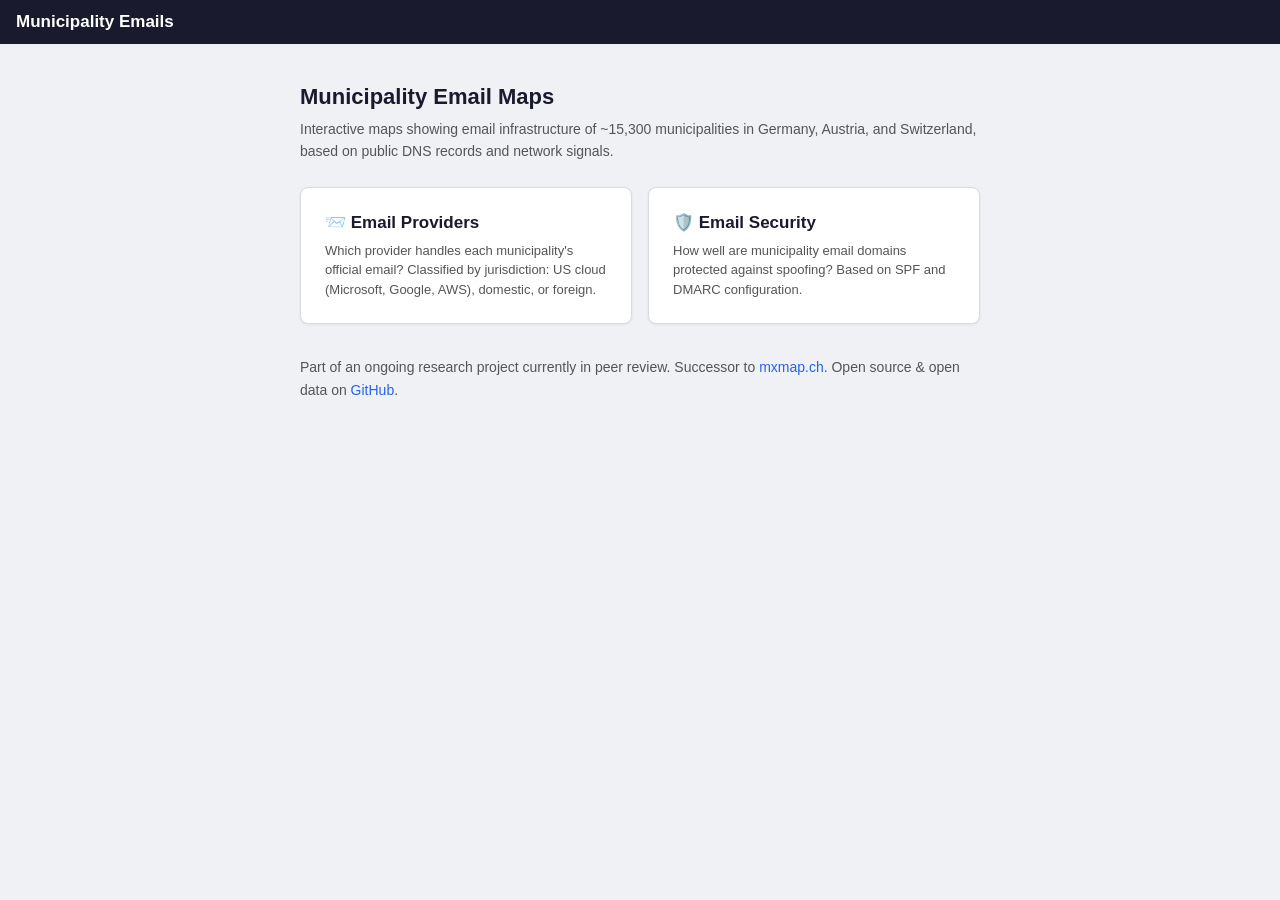
<file: index.html>
<!DOCTYPE html>
<html lang="en">
<head>
<meta charset="utf-8">
<meta name="viewport" content="width=device-width, initial-scale=1, viewport-fit=cover">
<title>Municipality Email Maps</title>
<link rel="apple-touch-icon" sizes="180x180" href="favicon/apple-touch-icon.png">
<link rel="icon" type="image/png" sizes="32x32" href="favicon/favicon-32x32.png">
<link rel="icon" type="image/png" sizes="16x16" href="favicon/favicon-16x16.png">
<link rel="manifest" href="favicon/site.webmanifest">
<link rel="stylesheet" href="css/shared.css">
<style>
body { background: #f0f1f5; min-height: 100vh; }
.landing { max-width: 720px; margin: 0 auto; padding: 40px 20px; }
.landing h2 { font-size: 22px; font-weight: 700; color: #1a1a2e; margin-bottom: 8px; }
.landing p { font-size: 14px; color: #555; line-height: 1.6; margin-bottom: 24px; }
.map-list { display: grid; grid-template-columns: repeat(auto-fit, minmax(280px, 1fr)); gap: 16px; }
.map-card {
  display: block; background: #fff; border-radius: 8px; padding: 24px;
  text-decoration: none; color: #1a1a2e; border: 1px solid #d8dae0;
  box-shadow: 0 1px 3px rgba(0,0,0,0.06); transition: box-shadow 0.15s;
}
.map-card:hover { box-shadow: 0 4px 12px rgba(0,0,0,0.12); }
.map-card h3 { font-size: 17px; font-weight: 600; margin-bottom: 8px; }
.map-card p { font-size: 13px; color: #555; line-height: 1.5; margin: 0; }
.landing-footer { margin-top: 32px; font-size: 12px; color: #999; }
.landing-footer a { color: #2563eb; text-decoration: none; }
.landing-footer a:hover { text-decoration: underline; }
</style>
</head>
<body>
<header id="header">
  <div class="header-left">
    <h1 class="brand">Municipality Emails</h1>
  </div>
</header>
<div class="landing">
  <h2>Municipality Email Maps</h2>
  <p>Interactive maps showing email infrastructure of ~15,300 municipalities in Germany, Austria, and Switzerland, based on public DNS records and network signals.</p>
  <div class="map-list">
    <a href="providers.html" class="map-card">
      <h3>📨 Email Providers</h3>
      <p>Which provider handles each municipality's official email? Classified by jurisdiction: US cloud (Microsoft, Google, AWS), domestic, or foreign.</p>
    </a>
    <a href="security.html" class="map-card">
      <h3>🛡️ Email Security</h3>
      <p>How well are municipality email domains protected against spoofing? Based on SPF and DMARC configuration.</p>
    </a>
  </div>
  <div class="landing-footer">
    <p>Part of an ongoing research project currently in peer review. Successor to <a href="https://mxmap.ch" target="_blank">mxmap.ch</a>. Open source &amp; open data on <a href="https://github.com/mxmap/secassure2026" target="_blank">GitHub</a>.</p>
  </div>
</div>
</body>
</html>
</file>
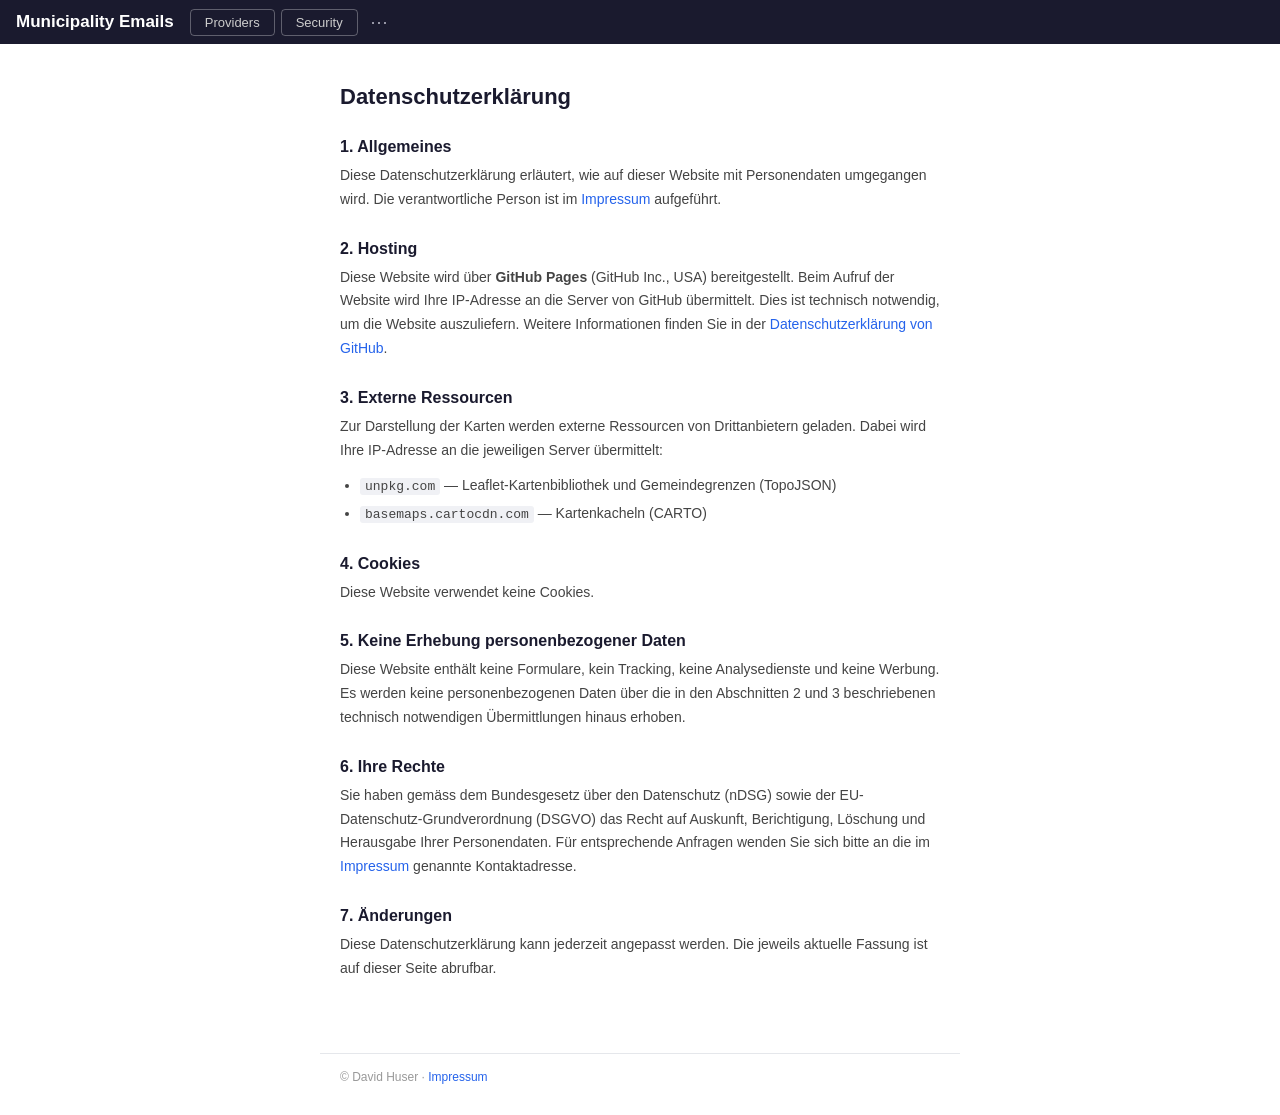
<file: datenschutz.html>
<!DOCTYPE html>
<html lang="de">
<head>
<meta charset="utf-8">
<meta name="viewport" content="width=device-width, initial-scale=1">
<meta name="robots" content="noindex, follow">
<title>Datenschutzerklärung — Municipality Emails</title>
<link rel="apple-touch-icon" sizes="180x180" href="favicon/apple-touch-icon.png">
<link rel="icon" type="image/png" sizes="32x32" href="favicon/favicon-32x32.png">
<link rel="icon" type="image/png" sizes="16x16" href="favicon/favicon-16x16.png">
<link rel="manifest" href="favicon/site.webmanifest">
<link rel="stylesheet" href="css/shared.css">
<link rel="stylesheet" href="css/content.css">
<script defer src="js/nav.js"></script>
</head>
<body>
<header id="header">
  <div class="header-left">
    <h1 class="brand"><a href="index.html">Municipality Emails</a></h1>
    <nav id="nav"></nav>
  </div>
</header>
<main>
  <h1>Datenschutzerklärung</h1>

  <h2>1. Allgemeines</h2>
  <p>Diese Datenschutzerklärung erläutert, wie auf dieser Website mit Personendaten umgegangen wird. Die verantwortliche Person ist im <a href="impressum.html">Impressum</a> aufgeführt.</p>

  <h2>2. Hosting</h2>
  <p>Diese Website wird über <strong>GitHub Pages</strong> (GitHub Inc., USA) bereitgestellt. Beim Aufruf der Website wird Ihre IP-Adresse an die Server von GitHub übermittelt. Dies ist technisch notwendig, um die Website auszuliefern. Weitere Informationen finden Sie in der <a href="https://docs.github.com/en/site-policy/privacy-policies/github-general-privacy-statement" target="_blank">Datenschutzerklärung von GitHub</a>.</p>

  <h2>3. Externe Ressourcen</h2>
  <p>Zur Darstellung der Karten werden externe Ressourcen von Drittanbietern geladen. Dabei wird Ihre IP-Adresse an die jeweiligen Server übermittelt:</p>
  <ul>
    <li><code>unpkg.com</code> — Leaflet-Kartenbibliothek und Gemeindegrenzen (TopoJSON)</li>
    <li><code>basemaps.cartocdn.com</code> — Kartenkacheln (CARTO)</li>
  </ul>

  <h2>4. Cookies</h2>
  <p>Diese Website verwendet keine Cookies.</p>

  <h2>5. Keine Erhebung personenbezogener Daten</h2>
  <p>Diese Website enthält keine Formulare, kein Tracking, keine Analysedienste und keine Werbung. Es werden keine personenbezogenen Daten über die in den Abschnitten 2 und 3 beschriebenen technisch notwendigen Übermittlungen hinaus erhoben.</p>

  <h2>6. Ihre Rechte</h2>
  <p>Sie haben gemäss dem Bundesgesetz über den Datenschutz (nDSG) sowie der EU-Datenschutz-Grundverordnung (DSGVO) das Recht auf Auskunft, Berichtigung, Löschung und Herausgabe Ihrer Personendaten. Für entsprechende Anfragen wenden Sie sich bitte an die im <a href="impressum.html">Impressum</a> genannte Kontaktadresse.</p>

  <h2>7. Änderungen</h2>
  <p>Diese Datenschutzerklärung kann jederzeit angepasst werden. Die jeweils aktuelle Fassung ist auf dieser Seite abrufbar.</p>
</main>
<footer>
  &copy; David Huser &middot; <a href="impressum.html">Impressum</a>
</footer>
</body>
</html>
</file>
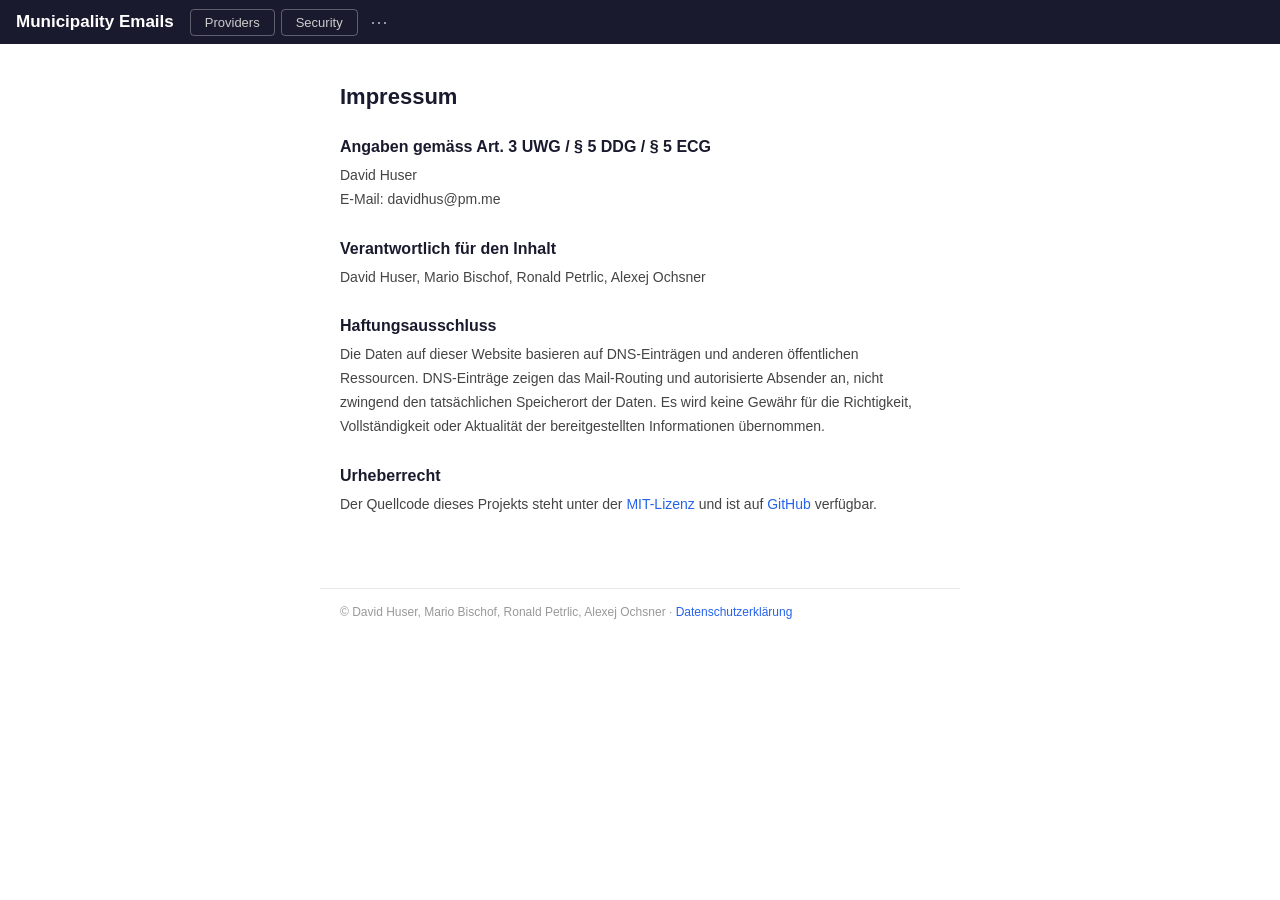
<file: impressum.html>
<!DOCTYPE html>
<html lang="de">
<head>
<meta charset="utf-8">
<meta name="viewport" content="width=device-width, initial-scale=1">
<meta name="robots" content="noindex, follow">
<title>Impressum — Municipality Emails</title>
<link rel="apple-touch-icon" sizes="180x180" href="favicon/apple-touch-icon.png">
<link rel="icon" type="image/png" sizes="32x32" href="favicon/favicon-32x32.png">
<link rel="icon" type="image/png" sizes="16x16" href="favicon/favicon-16x16.png">
<link rel="manifest" href="favicon/site.webmanifest">
<link rel="stylesheet" href="css/shared.css">
<link rel="stylesheet" href="css/content.css">
<script defer src="js/nav.js"></script>
</head>
<body>
<header id="header">
  <div class="header-left">
    <h1 class="brand"><a href="index.html">Municipality Emails</a></h1>
    <nav id="nav"></nav>
  </div>
</header>
<main>
  <h1>Impressum</h1>

  <h2>Angaben gemäss Art. 3 UWG / § 5 DDG / § 5 ECG</h2>
  <p>
    David Huser<br>
    E-Mail: davidhus@pm.me
  </p>

  <h2>Verantwortlich für den Inhalt</h2>
  <p>David Huser, Mario Bischof, Ronald Petrlic, Alexej Ochsner</p>

  <h2>Haftungsausschluss</h2>
  <p>Die Daten auf dieser Website basieren auf DNS-Einträgen und anderen öffentlichen Ressourcen. DNS-Einträge zeigen das Mail-Routing und autorisierte Absender an, nicht zwingend den tatsächlichen Speicherort der Daten. Es wird keine Gewähr für die Richtigkeit, Vollständigkeit oder Aktualität der bereitgestellten Informationen übernommen.</p>

  <h2>Urheberrecht</h2>
  <p>Der Quellcode dieses Projekts steht unter der <a href="https://opensource.org/licenses/MIT">MIT-Lizenz</a> und ist auf <a href="https://github.com/mxmap/secassure2026/" target="_blank">GitHub</a> verfügbar.</p>
</main>
<footer>
  &copy; David Huser, Mario Bischof, Ronald Petrlic, Alexej Ochsner &middot; <a href="datenschutz.html">Datenschutzerklärung</a>
</footer>
</body>
</html>
</file>
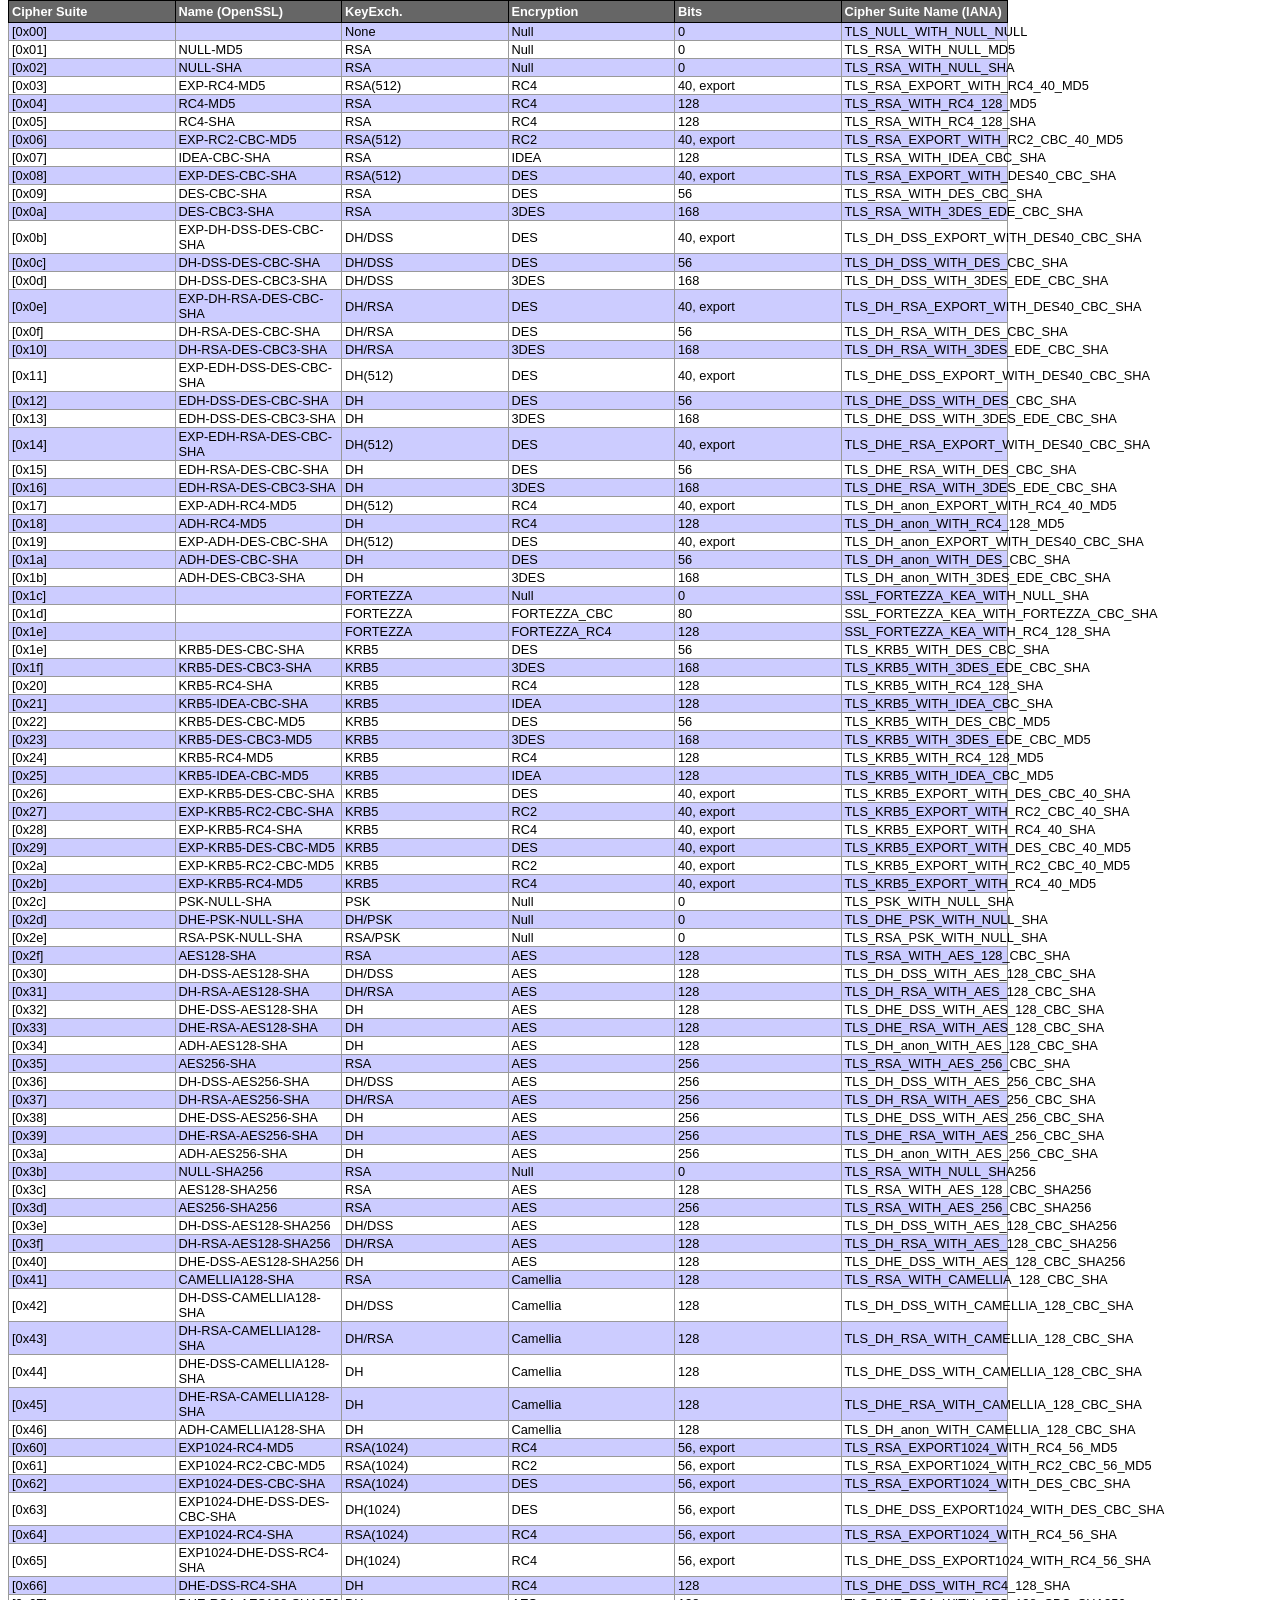
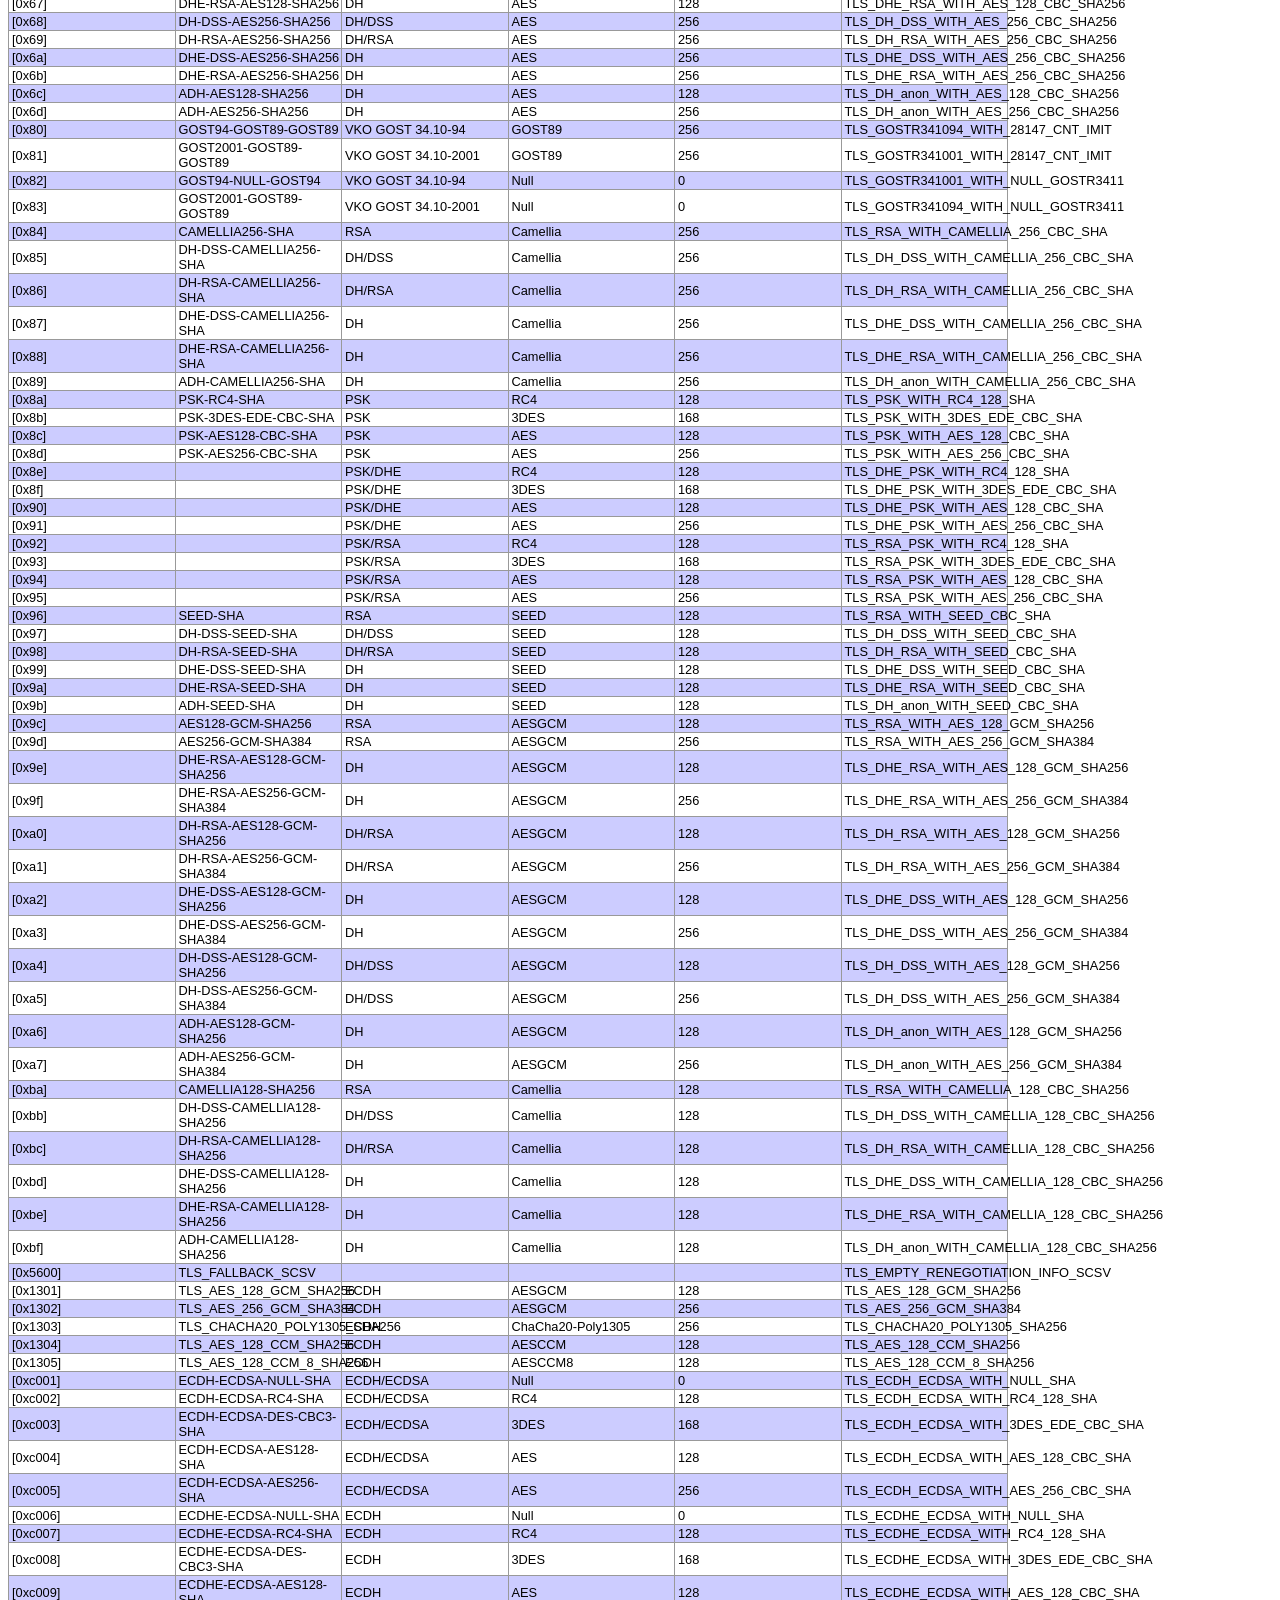
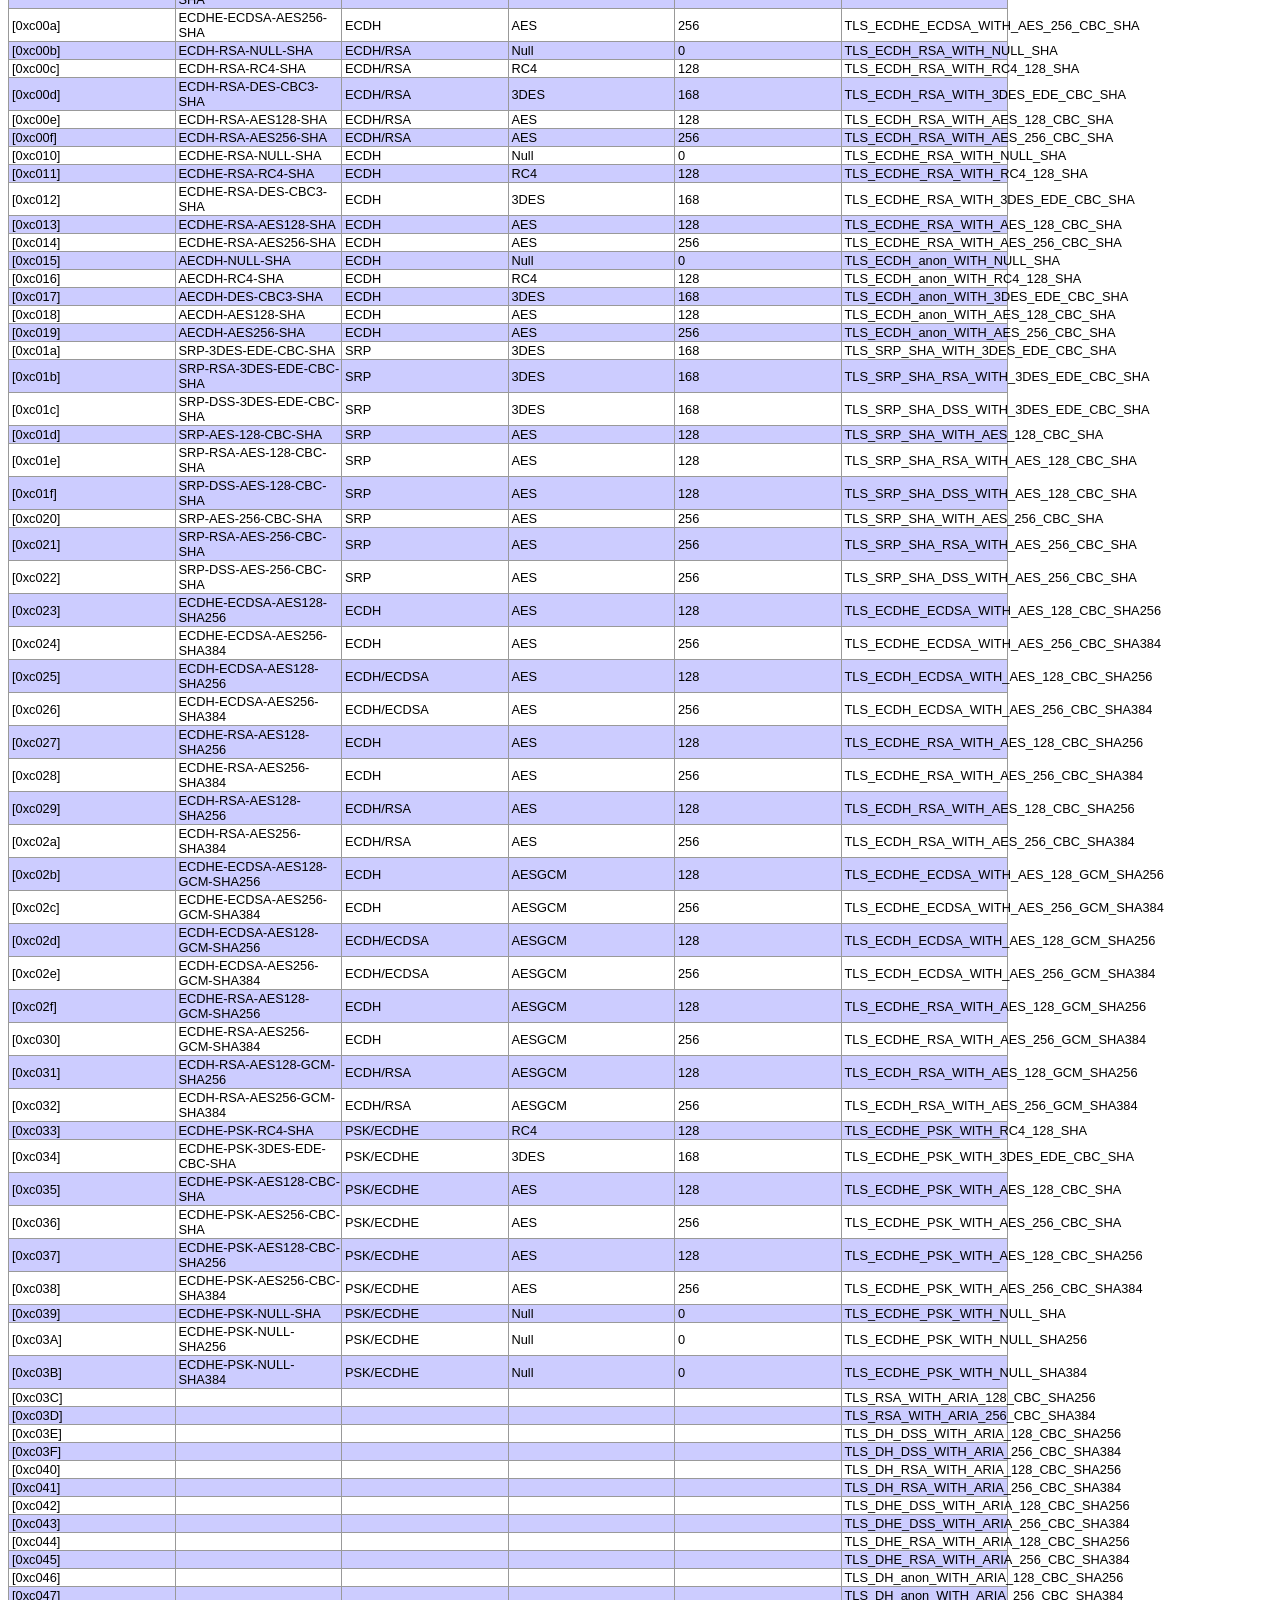
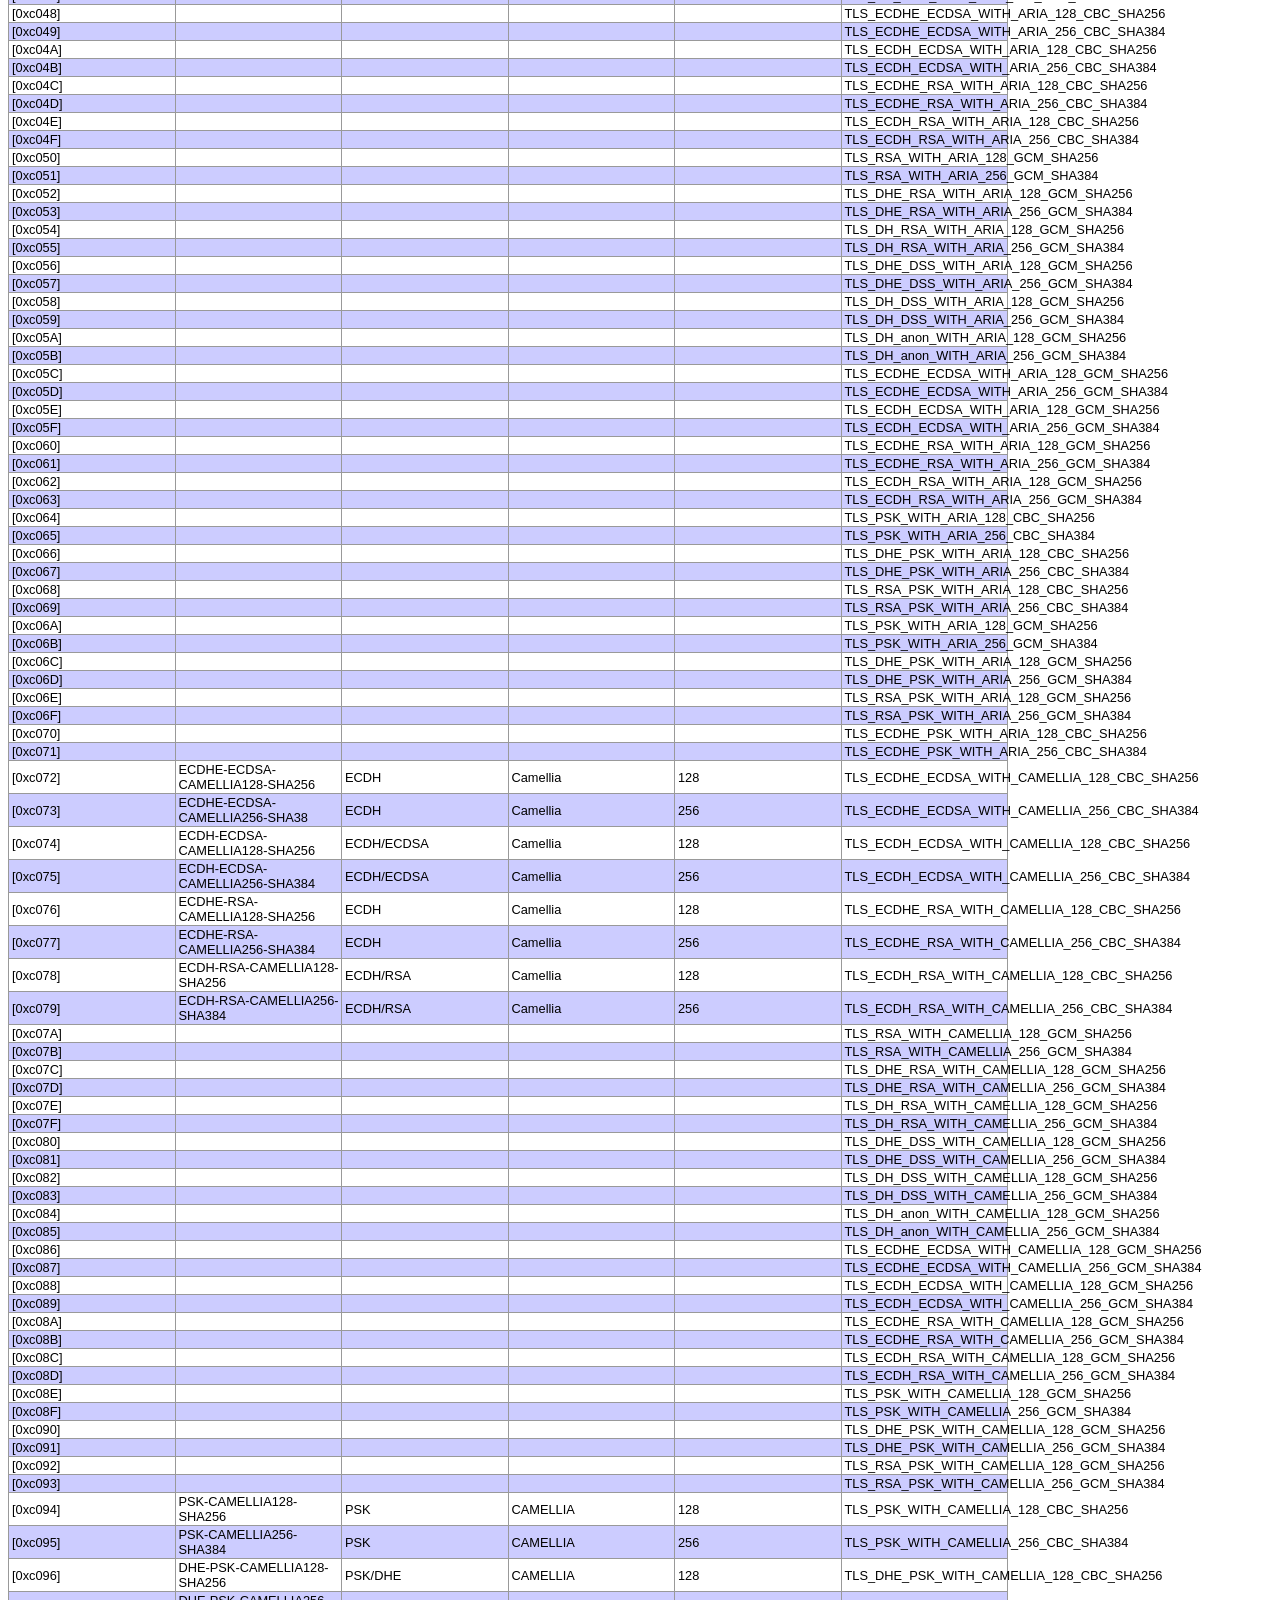
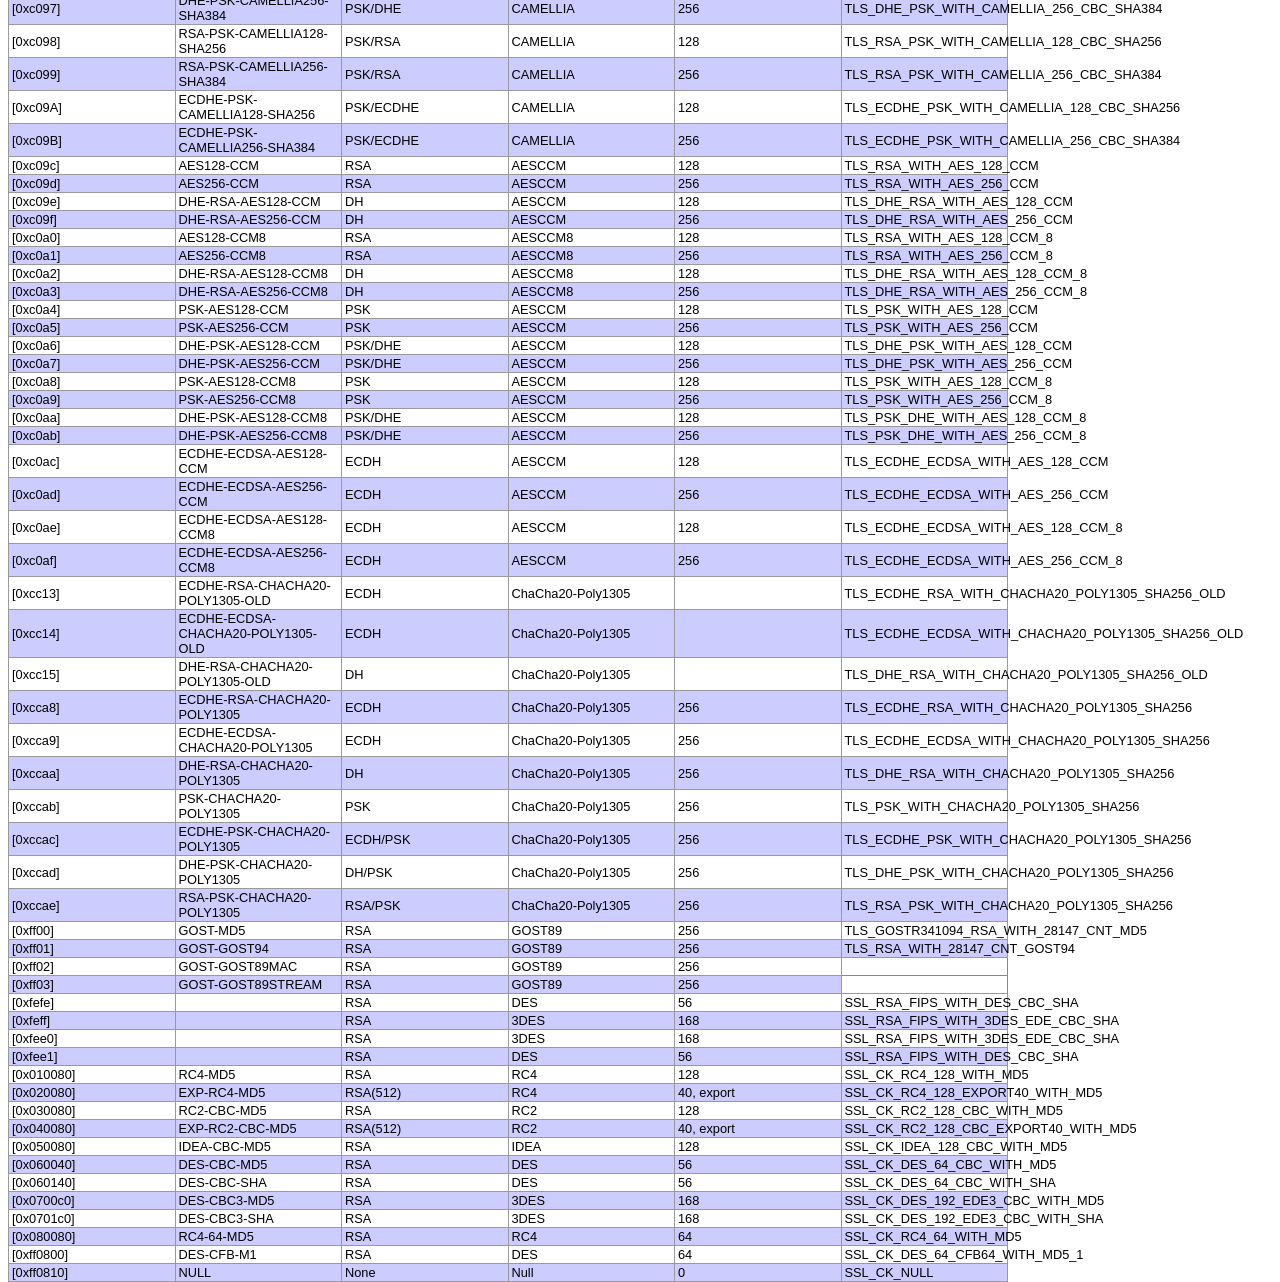
<file: src/security_test/scanner/testssl.sh/openssl-iana.mapping.html>
<html lang="en">
<head>
	<title>Mapping OpenSSL cipher suite names to IANA names</title>
	<meta charset="UTF-8">
</head>
<style type="text/css">
	table { border-collapse:collapse; text-align:left; font-family:Helvetica; table-layout:fixed; width:1000px; position:sticky; top:0px; z-index:10; }
	table th { padding:3px; border:1px solid #000; background-color:#666 ;color:white ;width:100%; }
	table tr:hover { background-color: #dfac20; color: #fff; }
	tr { padding:3px; border:1px solid #888; background-color:#FFF; font-size:80%; empty-cells:hide; }
	tr:nth-child(odd) { background-color: #CCF; color: #000; }
	td { padding-left:3px; border:1px solid #999; }
        th.sticky { position:sticky; top:0px; z-index:10; }
</style>

<body>
<br>
<!-- see
	ssl/ssl2.h
	ssl/ssl3.h
	ssl/tls1.h
	ssl/t1_trce.c

	https://github.com/boundary/wireshark/blob/master/epan/dissectors/packet-ssl-utils.c
	https://www.iana.org/assignments/tls-parameters/tls-parameters.xhtml
-->

<div style="position:absolute; top:0px;">
<!--        ^^^ try to minimize the offset when scrolling back for Firefox -->
<table>
<col width="8%" />
<col width="26%" />
<col width="10%" />
<col width="11%" />
<col width="8%" />
<col width="37%" />
<thead>
	<tr><th class="sticky" >Cipher Suite</th><th class="sticky"> Name (OpenSSL)</th><th class="sticky">   KeyExch. </th><th class="sticky"> Encryption </th><th class="sticky"> Bits         </th><th class="sticky">Cipher Suite Name (IANA)</th></tr>
</thead>
<tbody>
<!-- RFC 2246, RFC 4346, RFC 5246 -->
<tr><td> [0x00]</td><td>                                  </td><td> None     </td><td>   Null    </td><td>  0            </td><td> TLS_NULL_WITH_NULL_NULL                 </td></tr>
<tr><td> [0x01]</td><td>     NULL-MD5                     </td><td> RSA      </td><td>   Null    </td><td>  0            </td><td> TLS_RSA_WITH_NULL_MD5                   </td></tr>
<tr><td> [0x02]</td><td>     NULL-SHA                     </td><td> RSA      </td><td>   Null    </td><td>  0            </td><td> TLS_RSA_WITH_NULL_SHA                   </td></tr>
<tr><td> [0x03]</td><td>     EXP-RC4-MD5                  </td><td> RSA(512) </td><td>   RC4     </td><td>  40, export   </td><td> TLS_RSA_EXPORT_WITH_RC4_40_MD5          </td></tr>
<tr><td> [0x04]</td><td>     RC4-MD5                      </td><td> RSA      </td><td>   RC4     </td><td>  128          </td><td> TLS_RSA_WITH_RC4_128_MD5                </td></tr>
<tr><td> [0x05]</td><td>     RC4-SHA                      </td><td> RSA      </td><td>   RC4     </td><td>  128          </td><td> TLS_RSA_WITH_RC4_128_SHA                </td></tr>
<tr><td> [0x06]</td><td>     EXP-RC2-CBC-MD5              </td><td> RSA(512) </td><td>   RC2     </td><td>  40, export   </td><td> TLS_RSA_EXPORT_WITH_RC2_CBC_40_MD5      </td></tr>
<tr><td> [0x07]</td><td>     IDEA-CBC-SHA                 </td><td> RSA      </td><td>   IDEA    </td><td>  128          </td><td> TLS_RSA_WITH_IDEA_CBC_SHA               </td></tr>
<tr><td> [0x08]</td><td>     EXP-DES-CBC-SHA              </td><td> RSA(512) </td><td>   DES     </td><td>  40, export    </td><td> TLS_RSA_EXPORT_WITH_DES40_CBC_SHA       </td></tr>
<tr><td> [0x09]</td><td>     DES-CBC-SHA                  </td><td> RSA      </td><td>   DES     </td><td>  56           </td><td> TLS_RSA_WITH_DES_CBC_SHA                </td></tr>
<tr><td> [0x0a]</td><td>     DES-CBC3-SHA                 </td><td> RSA      </td><td>   3DES    </td><td>  168          </td><td> TLS_RSA_WITH_3DES_EDE_CBC_SHA           </td></tr>
<tr><td> [0x0b]</td><td>     EXP-DH-DSS-DES-CBC-SHA       </td><td> DH/DSS   </td><td>   DES     </td><td>  40, export    </td><td> TLS_DH_DSS_EXPORT_WITH_DES40_CBC_SHA    </td></tr>
<tr><td> [0x0c]</td><td>     DH-DSS-DES-CBC-SHA           </td><td> DH/DSS   </td><td>   DES     </td><td>  56           </td><td> TLS_DH_DSS_WITH_DES_CBC_SHA             </td></tr>
<tr><td> [0x0d]</td><td>     DH-DSS-DES-CBC3-SHA          </td><td> DH/DSS   </td><td>   3DES    </td><td>  168          </td><td> TLS_DH_DSS_WITH_3DES_EDE_CBC_SHA        </td></tr>
<tr><td> [0x0e]</td><td>     EXP-DH-RSA-DES-CBC-SHA       </td><td> DH/RSA   </td><td>   DES     </td><td>  40, export    </td><td> TLS_DH_RSA_EXPORT_WITH_DES40_CBC_SHA    </td></tr>
<tr><td> [0x0f]</td><td>     DH-RSA-DES-CBC-SHA           </td><td> DH/RSA   </td><td>   DES     </td><td>  56           </td><td> TLS_DH_RSA_WITH_DES_CBC_SHA             </td></tr>
<tr><td> [0x10]</td><td>     DH-RSA-DES-CBC3-SHA          </td><td> DH/RSA   </td><td>   3DES    </td><td>  168          </td><td> TLS_DH_RSA_WITH_3DES_EDE_CBC_SHA        </td></tr>
<tr><td> [0x11]</td><td>     EXP-EDH-DSS-DES-CBC-SHA      </td><td> DH(512)  </td><td>   DES     </td><td>  40, export    </td><td> TLS_DHE_DSS_EXPORT_WITH_DES40_CBC_SHA   </td></tr>
<tr><td> [0x12]</td><td>     EDH-DSS-DES-CBC-SHA          </td><td> DH       </td><td>   DES     </td><td>  56           </td><td> TLS_DHE_DSS_WITH_DES_CBC_SHA            </td></tr>
<tr><td> [0x13]</td><td>     EDH-DSS-DES-CBC3-SHA         </td><td> DH       </td><td>   3DES    </td><td>  168          </td><td> TLS_DHE_DSS_WITH_3DES_EDE_CBC_SHA       </td></tr>
<tr><td> [0x14]</td><td>     EXP-EDH-RSA-DES-CBC-SHA      </td><td> DH(512)  </td><td>   DES     </td><td>  40, export    </td><td> TLS_DHE_RSA_EXPORT_WITH_DES40_CBC_SHA   </td></tr>
<tr><td> [0x15]</td><td>     EDH-RSA-DES-CBC-SHA          </td><td> DH       </td><td>   DES     </td><td>  56           </td><td> TLS_DHE_RSA_WITH_DES_CBC_SHA            </td></tr>
<tr><td> [0x16]</td><td>     EDH-RSA-DES-CBC3-SHA         </td><td> DH       </td><td>   3DES    </td><td>  168          </td><td> TLS_DHE_RSA_WITH_3DES_EDE_CBC_SHA       </td></tr>
<tr><td> [0x17]</td><td>     EXP-ADH-RC4-MD5              </td><td> DH(512)  </td><td>   RC4     </td><td>  40, export    </td><td> TLS_DH_anon_EXPORT_WITH_RC4_40_MD5      </td></tr>
<tr><td> [0x18]</td><td>     ADH-RC4-MD5                  </td><td> DH       </td><td>   RC4     </td><td>  128          </td><td> TLS_DH_anon_WITH_RC4_128_MD5            </td></tr>
<tr><td> [0x19]</td><td>     EXP-ADH-DES-CBC-SHA          </td><td> DH(512)  </td><td>   DES     </td><td>  40, export    </td><td> TLS_DH_anon_EXPORT_WITH_DES40_CBC_SHA   </td></tr>
<tr><td> [0x1a]</td><td>     ADH-DES-CBC-SHA              </td><td> DH       </td><td>   DES     </td><td>  56           </td><td> TLS_DH_anon_WITH_DES_CBC_SHA      </td></tr>
<tr><td> [0x1b]</td><td>     ADH-DES-CBC3-SHA             </td><td> DH       </td><td>   3DES    </td><td>  168          </td><td> TLS_DH_anon_WITH_3DES_EDE_CBC_SHA       </td></tr>

<!-- FORTEZZA, 1E can be disregarded -->
<tr><td> [0x1c]</td><td>                                  </td><td> FORTEZZA </td><td>   Null    </td><td>  0         </td><td> SSL_FORTEZZA_KEA_WITH_NULL_SHA       </td></tr>
<tr><td> [0x1d]</td><td>                                  </td><td> FORTEZZA </td><td>FORTEZZA_CBC</td><td> 80           </td><td> SSL_FORTEZZA_KEA_WITH_FORTEZZA_CBC_SHA        </td></tr>
<tr><td> [0x1e]</td><td>                                  </td><td> FORTEZZA </td><td>FORTEZZA_RC4</td><td> 128          </td><td> SSL_FORTEZZA_KEA_WITH_RC4_128_SHA        </td></tr>

<!-- RFC 2712 -->
<tr><td> [0x1e]</td><td>     KRB5-DES-CBC-SHA             </td><td> KRB5     </td><td>   DES     </td><td>  56           </td><td> TLS_KRB5_WITH_DES_CBC_SHA                </td></tr>
<tr><td> [0x1f]</td><td>     KRB5-DES-CBC3-SHA            </td><td> KRB5     </td><td>   3DES    </td><td>  168          </td><td> TLS_KRB5_WITH_3DES_EDE_CBC_SHA          </td></tr>
<tr><td> [0x20]</td><td>     KRB5-RC4-SHA                 </td><td> KRB5     </td><td>   RC4     </td><td>  128          </td><td> TLS_KRB5_WITH_RC4_128_SHA               </td></tr>
<tr><td> [0x21]</td><td>     KRB5-IDEA-CBC-SHA            </td><td> KRB5     </td><td>   IDEA    </td><td>  128          </td><td> TLS_KRB5_WITH_IDEA_CBC_SHA              </td></tr>
<tr><td> [0x22]</td><td>     KRB5-DES-CBC-MD5             </td><td> KRB5     </td><td>   DES     </td><td>  56           </td><td> TLS_KRB5_WITH_DES_CBC_MD5               </td></tr>
<tr><td> [0x23]</td><td>     KRB5-DES-CBC3-MD5            </td><td> KRB5     </td><td>   3DES    </td><td>  168          </td><td> TLS_KRB5_WITH_3DES_EDE_CBC_MD5          </td></tr>
<tr><td> [0x24]</td><td>     KRB5-RC4-MD5                 </td><td> KRB5     </td><td>   RC4     </td><td>  128          </td><td> TLS_KRB5_WITH_RC4_128_MD5               </td></tr>
<tr><td> [0x25]</td><td>     KRB5-IDEA-CBC-MD5            </td><td> KRB5     </td><td>   IDEA    </td><td>  128          </td><td> TLS_KRB5_WITH_IDEA_CBC_MD5              </td></tr>
<tr><td> [0x26]</td><td>     EXP-KRB5-DES-CBC-SHA         </td><td> KRB5     </td><td>   DES     </td><td>  40, export    </td><td> TLS_KRB5_EXPORT_WITH_DES_CBC_40_SHA     </td></tr>
<tr><td> [0x27]</td><td>     EXP-KRB5-RC2-CBC-SHA         </td><td> KRB5     </td><td>   RC2     </td><td>  40, export    </td><td> TLS_KRB5_EXPORT_WITH_RC2_CBC_40_SHA     </td></tr>
<tr><td> [0x28]</td><td>     EXP-KRB5-RC4-SHA             </td><td> KRB5     </td><td>   RC4     </td><td>  40, export    </td><td> TLS_KRB5_EXPORT_WITH_RC4_40_SHA         </td></tr>
<tr><td> [0x29]</td><td>     EXP-KRB5-DES-CBC-MD5         </td><td> KRB5     </td><td>   DES     </td><td>  40, export    </td><td> TLS_KRB5_EXPORT_WITH_DES_CBC_40_MD5     </td></tr>
<tr><td> [0x2a]</td><td>     EXP-KRB5-RC2-CBC-MD5         </td><td> KRB5     </td><td>   RC2     </td><td>  40, export    </td><td> TLS_KRB5_EXPORT_WITH_RC2_CBC_40_MD5     </td></tr>
<tr><td> [0x2b]</td><td>     EXP-KRB5-RC4-MD5             </td><td> KRB5     </td><td>   RC4     </td><td>  40, export    </td><td> TLS_KRB5_EXPORT_WITH_RC4_40_MD5         </td></tr>

<!-- RFC 4785 -->
<tr><td> [0x2c]</td><td>     PSK-NULL-SHA                 </td><td> PSK     </td><td>   Null     </td><td>  0        </td><td> TLS_PSK_WITH_NULL_SHA         </td></tr>
<tr><td> [0x2d]</td><td>     DHE-PSK-NULL-SHA             </td><td> DH/PSK     </td><td>   Null     </td><td> 0      </td><td> TLS_DHE_PSK_WITH_NULL_SHA         </td></tr>
<tr><td> [0x2e]</td><td>     RSA-PSK-NULL-SHA             </td><td> RSA/PSK     </td><td>   Null     </td><td>   0   </td><td> TLS_RSA_PSK_WITH_NULL_SHA         </td></tr>

<!-- RFC 5246 -->
<tr><td> [0x2f]</td><td>     AES128-SHA                   </td><td> RSA      </td><td>   AES     </td><td>  128          </td><td> TLS_RSA_WITH_AES_128_CBC_SHA            </td></tr>
<tr><td> [0x30]</td><td>     DH-DSS-AES128-SHA            </td><td> DH/DSS   </td><td>   AES     </td><td>  128          </td><td> TLS_DH_DSS_WITH_AES_128_CBC_SHA         </td></tr>
<tr><td> [0x31]</td><td>     DH-RSA-AES128-SHA            </td><td> DH/RSA   </td><td>   AES     </td><td>  128          </td><td> TLS_DH_RSA_WITH_AES_128_CBC_SHA         </td></tr>
<tr><td> [0x32]</td><td>     DHE-DSS-AES128-SHA           </td><td> DH       </td><td>   AES     </td><td>  128          </td><td> TLS_DHE_DSS_WITH_AES_128_CBC_SHA        </td></tr>
<tr><td> [0x33]</td><td>     DHE-RSA-AES128-SHA           </td><td> DH       </td><td>   AES     </td><td>  128          </td><td> TLS_DHE_RSA_WITH_AES_128_CBC_SHA        </td></tr>
<tr><td> [0x34]</td><td>     ADH-AES128-SHA               </td><td> DH       </td><td>   AES     </td><td>  128          </td><td> TLS_DH_anon_WITH_AES_128_CBC_SHA        </td></tr>
<tr><td> [0x35]</td><td>     AES256-SHA                   </td><td> RSA      </td><td>   AES     </td><td>  256          </td><td> TLS_RSA_WITH_AES_256_CBC_SHA            </td></tr>
<tr><td> [0x36]</td><td>     DH-DSS-AES256-SHA            </td><td> DH/DSS   </td><td>   AES     </td><td>  256          </td><td> TLS_DH_DSS_WITH_AES_256_CBC_SHA         </td></tr>
<tr><td> [0x37]</td><td>     DH-RSA-AES256-SHA            </td><td> DH/RSA   </td><td>   AES     </td><td>  256          </td><td> TLS_DH_RSA_WITH_AES_256_CBC_SHA         </td></tr>
<tr><td> [0x38]</td><td>     DHE-DSS-AES256-SHA           </td><td> DH       </td><td>   AES     </td><td>  256          </td><td> TLS_DHE_DSS_WITH_AES_256_CBC_SHA        </td></tr>
<tr><td> [0x39]</td><td>     DHE-RSA-AES256-SHA           </td><td> DH       </td><td>   AES     </td><td>  256          </td><td> TLS_DHE_RSA_WITH_AES_256_CBC_SHA        </td></tr>
<tr><td> [0x3a]</td><td>     ADH-AES256-SHA               </td><td> DH       </td><td>   AES     </td><td>  256          </td><td> TLS_DH_anon_WITH_AES_256_CBC_SHA        </td></tr>
<tr><td> [0x3b]</td><td>     NULL-SHA256                  </td><td> RSA      </td><td>   Null    </td><td>  0            </td><td> TLS_RSA_WITH_NULL_SHA256                </td></tr>
<tr><td> [0x3c]</td><td>     AES128-SHA256                </td><td> RSA      </td><td>   AES     </td><td>  128          </td><td> TLS_RSA_WITH_AES_128_CBC_SHA256         </td></tr>
<tr><td> [0x3d]</td><td>     AES256-SHA256                </td><td> RSA      </td><td>   AES     </td><td>  256          </td><td> TLS_RSA_WITH_AES_256_CBC_SHA256         </td></tr>
<tr><td> [0x3e]</td><td>     DH-DSS-AES128-SHA256         </td><td> DH/DSS   </td><td>   AES     </td><td>  128          </td><td> TLS_DH_DSS_WITH_AES_128_CBC_SHA256      </td></tr>
<tr><td> [0x3f]</td><td>     DH-RSA-AES128-SHA256         </td><td> DH/RSA   </td><td>   AES     </td><td>  128          </td><td> TLS_DH_RSA_WITH_AES_128_CBC_SHA256      </td></tr>
<tr><td> [0x40]</td><td>     DHE-DSS-AES128-SHA256        </td><td> DH       </td><td>   AES     </td><td>  128          </td><td> TLS_DHE_DSS_WITH_AES_128_CBC_SHA256     </td></tr>

<!-- RFC 4132 -->
<tr><td> [0x41]</td><td>     CAMELLIA128-SHA              </td><td> RSA      </td><td>   Camellia</td><td>  128          </td><td> TLS_RSA_WITH_CAMELLIA_128_CBC_SHA       </td></tr>
<tr><td> [0x42]</td><td>     DH-DSS-CAMELLIA128-SHA       </td><td> DH/DSS   </td><td>   Camellia</td><td>  128          </td><td> TLS_DH_DSS_WITH_CAMELLIA_128_CBC_SHA    </td></tr>
<tr><td> [0x43]</td><td>     DH-RSA-CAMELLIA128-SHA       </td><td> DH/RSA   </td><td>   Camellia</td><td>  128          </td><td> TLS_DH_RSA_WITH_CAMELLIA_128_CBC_SHA    </td></tr>
<tr><td> [0x44]</td><td>     DHE-DSS-CAMELLIA128-SHA      </td><td> DH       </td><td>   Camellia</td><td>  128          </td><td> TLS_DHE_DSS_WITH_CAMELLIA_128_CBC_SHA   </td></tr>
<tr><td> [0x45]</td><td>     DHE-RSA-CAMELLIA128-SHA      </td><td> DH       </td><td>   Camellia</td><td>  128          </td><td> TLS_DHE_RSA_WITH_CAMELLIA_128_CBC_SHA   </td></tr>
<tr><td> [0x46]</td><td>     ADH-CAMELLIA128-SHA          </td><td> DH       </td><td>   Camellia</td><td>  128          </td><td> TLS_DH_anon_WITH_CAMELLIA_128_CBC_SHA   </td></tr>

<tr><td> [0x60]</td><td>     EXP1024-RC4-MD5              </td><td> RSA(1024)</td><td>   RC4     </td><td>  56, export    </td><td> TLS_RSA_EXPORT1024_WITH_RC4_56_MD5</td></tr>
<tr><td> [0x61]</td><td>     EXP1024-RC2-CBC-MD5          </td><td> RSA(1024)</td><td>   RC2     </td><td>  56, export    </td><td> TLS_RSA_EXPORT1024_WITH_RC2_CBC_56_MD5</td></tr>
<tr><td> [0x62]</td><td>     EXP1024-DES-CBC-SHA          </td><td> RSA(1024)</td><td>   DES     </td><td>  56, export    </td><td> TLS_RSA_EXPORT1024_WITH_DES_CBC_SHA</td></tr>
<tr><td> [0x63]</td><td>     EXP1024-DHE-DSS-DES-CBC-SHA  </td><td> DH(1024) </td><td>   DES     </td><td>  56, export    </td><td> TLS_DHE_DSS_EXPORT1024_WITH_DES_CBC_SHA</td></tr>
<tr><td> [0x64]</td><td>     EXP1024-RC4-SHA              </td><td> RSA(1024)</td><td>   RC4     </td><td>  56, export    </td><td> TLS_RSA_EXPORT1024_WITH_RC4_56_SHA</td></tr>
<tr><td> [0x65]</td><td>     EXP1024-DHE-DSS-RC4-SHA      </td><td> DH(1024) </td><td>   RC4     </td><td>  56, export    </td><td> TLS_DHE_DSS_EXPORT1024_WITH_RC4_56_SHA</td></tr>
<tr><td> [0x66]</td><td>     DHE-DSS-RC4-SHA              </td><td> DH       </td><td>   RC4     </td><td>  128          </td><td> TLS_DHE_DSS_WITH_RC4_128_SHA</td></tr>
<tr><td> [0x67]</td><td>     DHE-RSA-AES128-SHA256        </td><td> DH       </td><td>   AES     </td><td>  128          </td><td> TLS_DHE_RSA_WITH_AES_128_CBC_SHA256     </td></tr>
<tr><td> [0x68]</td><td>     DH-DSS-AES256-SHA256         </td><td> DH/DSS   </td><td>   AES     </td><td>  256          </td><td> TLS_DH_DSS_WITH_AES_256_CBC_SHA256      </td></tr>
<tr><td> [0x69]</td><td>     DH-RSA-AES256-SHA256         </td><td> DH/RSA   </td><td>   AES     </td><td>  256          </td><td> TLS_DH_RSA_WITH_AES_256_CBC_SHA256      </td></tr>
<tr><td> [0x6a]</td><td>     DHE-DSS-AES256-SHA256        </td><td> DH       </td><td>   AES     </td><td>  256          </td><td> TLS_DHE_DSS_WITH_AES_256_CBC_SHA256     </td></tr>
<tr><td> [0x6b]</td><td>     DHE-RSA-AES256-SHA256        </td><td> DH       </td><td>   AES     </td><td>  256          </td><td> TLS_DHE_RSA_WITH_AES_256_CBC_SHA256     </td></tr>
<tr><td> [0x6c]</td><td>     ADH-AES128-SHA256            </td><td> DH       </td><td>   AES     </td><td>  128          </td><td> TLS_DH_anon_WITH_AES_128_CBC_SHA256     </td></tr>
<tr><td> [0x6d]</td><td>     ADH-AES256-SHA256            </td><td> DH       </td><td>   AES     </td><td>  256          </td><td> TLS_DH_anon_WITH_AES_256_CBC_SHA256     </td></tr>

<!-- ГОСТ | draft-chudov-cryptopro-cptls-04.txt (expired),  RFC 4357 -->
<tr><td> [0x80]</td><td>     GOST94-GOST89-GOST89         </td><td> VKO GOST 34.10-94     </td><td>   GOST89  </td><td>  256          </td><td> TLS_GOSTR341094_WITH_28147_CNT_IMIT </td></tr>
<tr><td> [0x81]</td><td>     GOST2001-GOST89-GOST89       </td><td> VKO GOST 34.10-2001    </td><td>   GOST89  </td><td>  256          </td><td> TLS_GOSTR341001_WITH_28147_CNT_IMIT</td></tr>
<tr><td> [0x82]</td><td>     GOST94-NULL-GOST94           </td><td> VKO GOST 34.10-94    </td><td>   Null   </td><td>  0         </td><td> TLS_GOSTR341001_WITH_NULL_GOSTR3411</td></tr>
<tr><td> [0x83]</td><td>     GOST2001-GOST89-GOST89       </td><td> VKO GOST 34.10-2001    </td><td>   Null   </td><td>  0         </td><td> TLS_GOSTR341094_WITH_NULL_GOSTR3411</td></tr>

<!-- RFC 4132 -->
<tr><td> [0x84]</td><td>     CAMELLIA256-SHA              </td><td> RSA      </td><td>   Camellia</td><td>  256          </td><td> TLS_RSA_WITH_CAMELLIA_256_CBC_SHA       </td></tr>
<tr><td> [0x85]</td><td>     DH-DSS-CAMELLIA256-SHA       </td><td> DH/DSS   </td><td>   Camellia</td><td>  256          </td><td> TLS_DH_DSS_WITH_CAMELLIA_256_CBC_SHA    </td></tr>
<tr><td> [0x86]</td><td>     DH-RSA-CAMELLIA256-SHA       </td><td> DH/RSA   </td><td>   Camellia</td><td>  256          </td><td> TLS_DH_RSA_WITH_CAMELLIA_256_CBC_SHA    </td></tr>
<tr><td> [0x87]</td><td>     DHE-DSS-CAMELLIA256-SHA      </td><td> DH       </td><td>   Camellia</td><td>  256          </td><td> TLS_DHE_DSS_WITH_CAMELLIA_256_CBC_SHA   </td></tr>
<tr><td> [0x88]</td><td>     DHE-RSA-CAMELLIA256-SHA      </td><td> DH       </td><td>   Camellia</td><td>  256          </td><td> TLS_DHE_RSA_WITH_CAMELLIA_256_CBC_SHA   </td></tr>
<tr><td> [0x89]</td><td>     ADH-CAMELLIA256-SHA          </td><td> DH       </td><td>   Camellia</td><td>  256          </td><td> TLS_DH_anon_WITH_CAMELLIA_256_CBC_SHA   </td></tr>

<!-- RFC 4279, PSK -->
<tr><td> [0x8a]</td><td>     PSK-RC4-SHA                  </td><td> PSK      </td><td>   RC4     </td><td>  128          </td><td> TLS_PSK_WITH_RC4_128_SHA                </td></tr>
<tr><td> [0x8b]</td><td>     PSK-3DES-EDE-CBC-SHA         </td><td> PSK      </td><td>   3DES    </td><td>  168          </td><td> TLS_PSK_WITH_3DES_EDE_CBC_SHA           </td></tr>
<tr><td> [0x8c]</td><td>     PSK-AES128-CBC-SHA           </td><td> PSK      </td><td>   AES     </td><td>  128          </td><td> TLS_PSK_WITH_AES_128_CBC_SHA            </td></tr>
<tr><td> [0x8d]</td><td>     PSK-AES256-CBC-SHA           </td><td> PSK      </td><td>   AES     </td><td>  256          </td><td> TLS_PSK_WITH_AES_256_CBC_SHA            </td></tr>
<tr><td> [0x8e]</td><td>                                  </td><td> PSK/DHE  </td><td>   RC4     </td><td>  128          </td><td> TLS_DHE_PSK_WITH_RC4_128_SHA            </td></tr>
<tr><td> [0x8f]</td><td>                                  </td><td> PSK/DHE  </td><td>   3DES    </td><td>  168          </td><td> TLS_DHE_PSK_WITH_3DES_EDE_CBC_SHA       </td></tr>
<tr><td> [0x90]</td><td>                                  </td><td> PSK/DHE  </td><td>   AES     </td><td>  128          </td><td> TLS_DHE_PSK_WITH_AES_128_CBC_SHA        </td></tr>
<tr><td> [0x91]</td><td>                                  </td><td> PSK/DHE  </td><td>   AES     </td><td>  256          </td><td> TLS_DHE_PSK_WITH_AES_256_CBC_SHA        </td></tr>
<tr><td> [0x92]</td><td>                                  </td><td> PSK/RSA  </td><td>   RC4     </td><td>  128          </td><td> TLS_RSA_PSK_WITH_RC4_128_SHA            </td></tr>
<tr><td> [0x93]</td><td>                                  </td><td> PSK/RSA  </td><td>   3DES    </td><td>  168          </td><td> TLS_RSA_PSK_WITH_3DES_EDE_CBC_SHA       </td></tr>
<tr><td> [0x94]</td><td>                                  </td><td> PSK/RSA  </td><td>   AES     </td><td>  128          </td><td> TLS_RSA_PSK_WITH_AES_128_CBC_SHA        </td></tr>
<tr><td> [0x95]</td><td>                                  </td><td> PSK/RSA  </td><td>   AES     </td><td>  256          </td><td> TLS_RSA_PSK_WITH_AES_256_CBC_SHA        </td></tr>

<!-- RFC 4162, Korean SEED -->
<tr><td> [0x96]</td><td>     SEED-SHA                     </td><td> RSA      </td><td>   SEED    </td><td>  128          </td><td> TLS_RSA_WITH_SEED_CBC_SHA               </td></tr>
<tr><td> [0x97]</td><td>     DH-DSS-SEED-SHA              </td><td> DH/DSS   </td><td>   SEED    </td><td>  128          </td><td> TLS_DH_DSS_WITH_SEED_CBC_SHA            </td></tr>
<tr><td> [0x98]</td><td>     DH-RSA-SEED-SHA              </td><td> DH/RSA   </td><td>   SEED    </td><td>  128          </td><td> TLS_DH_RSA_WITH_SEED_CBC_SHA            </td></tr>
<tr><td> [0x99]</td><td>     DHE-DSS-SEED-SHA             </td><td> DH       </td><td>   SEED    </td><td>  128          </td><td> TLS_DHE_DSS_WITH_SEED_CBC_SHA           </td></tr>
<tr><td> [0x9a]</td><td>     DHE-RSA-SEED-SHA             </td><td> DH       </td><td>   SEED    </td><td>  128          </td><td> TLS_DHE_RSA_WITH_SEED_CBC_SHA           </td></tr>
<tr><td> [0x9b]</td><td>     ADH-SEED-SHA                 </td><td> DH       </td><td>   SEED    </td><td>  128          </td><td> TLS_DH_anon_WITH_SEED_CBC_SHA           </td></tr>

<!-- RFC 5288 -->
<tr><td> [0x9c]</td><td>     AES128-GCM-SHA256            </td><td> RSA      </td><td>   AESGCM  </td><td>  128          </td><td> TLS_RSA_WITH_AES_128_GCM_SHA256         </td></tr>
<tr><td> [0x9d]</td><td>     AES256-GCM-SHA384            </td><td> RSA      </td><td>   AESGCM  </td><td>  256          </td><td> TLS_RSA_WITH_AES_256_GCM_SHA384         </td></tr>
<tr><td> [0x9e]</td><td>     DHE-RSA-AES128-GCM-SHA256    </td><td> DH       </td><td>   AESGCM  </td><td>  128          </td><td> TLS_DHE_RSA_WITH_AES_128_GCM_SHA256     </td></tr>
<tr><td> [0x9f]</td><td>     DHE-RSA-AES256-GCM-SHA384    </td><td> DH       </td><td>   AESGCM  </td><td>  256          </td><td> TLS_DHE_RSA_WITH_AES_256_GCM_SHA384     </td></tr>
<tr><td> [0xa0]</td><td>     DH-RSA-AES128-GCM-SHA256     </td><td> DH/RSA   </td><td>   AESGCM  </td><td>  128          </td><td> TLS_DH_RSA_WITH_AES_128_GCM_SHA256      </td></tr>
<tr><td> [0xa1]</td><td>     DH-RSA-AES256-GCM-SHA384     </td><td> DH/RSA   </td><td>   AESGCM  </td><td>  256          </td><td> TLS_DH_RSA_WITH_AES_256_GCM_SHA384      </td></tr>
<tr><td> [0xa2]</td><td>     DHE-DSS-AES128-GCM-SHA256    </td><td> DH       </td><td>   AESGCM  </td><td>  128          </td><td> TLS_DHE_DSS_WITH_AES_128_GCM_SHA256     </td></tr>
<tr><td> [0xa3]</td><td>     DHE-DSS-AES256-GCM-SHA384    </td><td> DH       </td><td>   AESGCM  </td><td>  256          </td><td> TLS_DHE_DSS_WITH_AES_256_GCM_SHA384     </td></tr>
<tr><td> [0xa4]</td><td>     DH-DSS-AES128-GCM-SHA256     </td><td> DH/DSS   </td><td>   AESGCM  </td><td>  128          </td><td> TLS_DH_DSS_WITH_AES_128_GCM_SHA256      </td></tr>
<tr><td> [0xa5]</td><td>     DH-DSS-AES256-GCM-SHA384     </td><td> DH/DSS   </td><td>   AESGCM  </td><td>  256          </td><td> TLS_DH_DSS_WITH_AES_256_GCM_SHA384      </td></tr>
<tr><td> [0xa6]</td><td>     ADH-AES128-GCM-SHA256        </td><td> DH       </td><td>   AESGCM  </td><td>  128          </td><td> TLS_DH_anon_WITH_AES_128_GCM_SHA256     </td></tr>
<tr><td> [0xa7]</td><td>     ADH-AES256-GCM-SHA384        </td><td> DH       </td><td>   AESGCM  </td><td>  256          </td><td> TLS_DH_anon_WITH_AES_256_GCM_SHA384     </td></tr>

<!-- RFC 5487 , PSK suites

missing: a8-b9, see https://github.com/boundary/wireshark/blob/master/epan/dissectors/packet-ssl-utils.c

<tr><td> [0x]</td><td>     </td><td> DH       </td><td>   AESGCM  </td><td>  256          </td><td> </td></tr>

xA8  TLS_PSK_WITH_AES_128_GCM_SHA256
xA9  TLS_PSK_WITH_AES_256_GCM_SHA384
xAA  TLS_DHE_PSK_WITH_AES_128_GCM_SHA256
xAB  TLS_DHE_PSK_WITH_AES_256_GCM_SHA384
xAC  TLS_RSA_PSK_WITH_AES_128_GCM_SHA256
xAD  TLS_RSA_PSK_WITH_AES_256_GCM_SHA384
xAE  TLS_PSK_WITH_AES_128_CBC_SHA256
xAF  TLS_PSK_WITH_AES_256_CBC_SHA384
xB0  TLS_PSK_WITH_NULL_SHA256
xB1  TLS_PSK_WITH_NULL_SHA384
xB2  TLS_DHE_PSK_WITH_AES_128_CBC_SHA256
xB3  TLS_DHE_PSK_WITH_AES_256_CBC_SHA384
xB4  TLS_DHE_PSK_WITH_NULL_SHA256
xB5  TLS_DHE_PSK_WITH_NULL_SHA384
xB6  TLS_RSA_PSK_WITH_AES_128_CBC_SHA256
xB7  TLS_RSA_PSK_WITH_AES_256_CBC_SHA384
xB8  TLS_RSA_PSK_WITH_NULL_SHA256
xB9  TLS_RSA_PSK_WITH_NULL_SHA384


-->


<!-- RFC 5932 -->
<tr><td> [0xba]</td><td>     CAMELLIA128-SHA256        </td><td> RSA      </td><td>   Camellia  </td><td>  128          </td><td> TLS_RSA_WITH_CAMELLIA_128_CBC_SHA256     </td></tr>
<tr><td> [0xbb]</td><td>     DH-DSS-CAMELLIA128-SHA256 </td><td> DH/DSS   </td><td>   Camellia  </td><td>  128          </td><td> TLS_DH_DSS_WITH_CAMELLIA_128_CBC_SHA256     </td></tr>
<tr><td> [0xbc]</td><td>     DH-RSA-CAMELLIA128-SHA256 </td><td> DH/RSA   </td><td>   Camellia  </td><td>  128          </td><td> TLS_DH_RSA_WITH_CAMELLIA_128_CBC_SHA256     </td></tr>
<tr><td> [0xbd]</td><td>     DHE-DSS-CAMELLIA128-SHA256</td><td> DH       </td><td>   Camellia  </td><td>  128          </td><td> TLS_DHE_DSS_WITH_CAMELLIA_128_CBC_SHA256    </td></tr>
<tr><td> [0xbe]</td><td>     DHE-RSA-CAMELLIA128-SHA256</td><td> DH       </td><td>   Camellia  </td><td>  128          </td><td> TLS_DHE_RSA_WITH_CAMELLIA_128_CBC_SHA256    </td></tr>
<tr><td> [0xbf]</td><td>     ADH-CAMELLIA128-SHA256    </td><td> DH       </td><td>   Camellia  </td><td>  128          </td><td> TLS_DH_anon_WITH_CAMELLIA_128_CBC_SHA256     </td></tr>

<!-- https://tools.ietf.org/html/rfc5746 -->
<tr><td> [0x5600]</td><td>   TLS_FALLBACK_SCSV            </td><td>          </td><td>           </td><td>               </td><td> TLS_EMPTY_RENEGOTIATION_INFO_SCSV     </td></tr>

<!-- RFC 8846 -->
<tr><td> [0x1301]</td><td>   TLS_AES_128_GCM_SHA256       </td><td> ECDH     </td><td> AESGCM    </td><td> 128           </td><td> TLS_AES_128_GCM_SHA256     </td></tr>
<tr><td> [0x1302]</td><td>   TLS_AES_256_GCM_SHA384       </td><td> ECDH     </td><td> AESGCM    </td><td> 256           </td><td> TLS_AES_256_GCM_SHA384     </td></tr>
<tr><td> [0x1303]</td><td>   TLS_CHACHA20_POLY1305_SHA256 </td><td> ECDH     </td><td>ChaCha20-Poly1305 </td><td> 256    </td><td> TLS_CHACHA20_POLY1305_SHA256     </td></tr>
<tr><td> [0x1304]</td><td>   TLS_AES_128_CCM_SHA256       </td><td> ECDH     </td><td> AESCCM    </td><td> 128    </td><td> TLS_AES_128_CCM_SHA256     </td></tr>
<tr><td> [0x1305]</td><td>   TLS_AES_128_CCM_8_SHA256     </td><td> ECDH     </td><td> AESCCM8  </td><td> 128    </td><td> TLS_AES_128_CCM_8_SHA256   </td></tr>

<!-- RFC 4492 -->
<tr><td> [0xc001]</td><td>   ECDH-ECDSA-NULL-SHA          </td><td> ECDH/ECDSA</td><td>  Null    </td><td>  0            </td><td> TLS_ECDH_ECDSA_WITH_NULL_SHA            </td></tr>
<tr><td> [0xc002]</td><td>   ECDH-ECDSA-RC4-SHA           </td><td> ECDH/ECDSA</td><td>  RC4     </td><td>  128          </td><td> TLS_ECDH_ECDSA_WITH_RC4_128_SHA         </td></tr>
<tr><td> [0xc003]</td><td>   ECDH-ECDSA-DES-CBC3-SHA      </td><td> ECDH/ECDSA</td><td>  3DES    </td><td>  168          </td><td> TLS_ECDH_ECDSA_WITH_3DES_EDE_CBC_SHA    </td></tr>
<tr><td> [0xc004]</td><td>   ECDH-ECDSA-AES128-SHA        </td><td> ECDH/ECDSA</td><td>  AES     </td><td>  128          </td><td> TLS_ECDH_ECDSA_WITH_AES_128_CBC_SHA     </td></tr>
<tr><td> [0xc005]</td><td>   ECDH-ECDSA-AES256-SHA        </td><td> ECDH/ECDSA</td><td>  AES     </td><td>  256          </td><td> TLS_ECDH_ECDSA_WITH_AES_256_CBC_SHA     </td></tr>
<tr><td> [0xc006]</td><td>   ECDHE-ECDSA-NULL-SHA         </td><td> ECDH     </td><td>   Null    </td><td>  0            </td><td> TLS_ECDHE_ECDSA_WITH_NULL_SHA           </td></tr>
<tr><td> [0xc007]</td><td>   ECDHE-ECDSA-RC4-SHA          </td><td> ECDH     </td><td>   RC4     </td><td>  128          </td><td> TLS_ECDHE_ECDSA_WITH_RC4_128_SHA        </td></tr>
<tr><td> [0xc008]</td><td>   ECDHE-ECDSA-DES-CBC3-SHA     </td><td> ECDH     </td><td>   3DES    </td><td>  168          </td><td> TLS_ECDHE_ECDSA_WITH_3DES_EDE_CBC_SHA   </td></tr>
<tr><td> [0xc009]</td><td>   ECDHE-ECDSA-AES128-SHA       </td><td> ECDH     </td><td>   AES     </td><td>  128          </td><td> TLS_ECDHE_ECDSA_WITH_AES_128_CBC_SHA    </td></tr>
<tr><td> [0xc00a]</td><td>   ECDHE-ECDSA-AES256-SHA       </td><td> ECDH     </td><td>   AES     </td><td>  256          </td><td> TLS_ECDHE_ECDSA_WITH_AES_256_CBC_SHA    </td></tr>
<tr><td> [0xc00b]</td><td>   ECDH-RSA-NULL-SHA            </td><td> ECDH/RSA </td><td>   Null    </td><td>  0            </td><td> TLS_ECDH_RSA_WITH_NULL_SHA              </td></tr>
<tr><td> [0xc00c]</td><td>   ECDH-RSA-RC4-SHA             </td><td> ECDH/RSA </td><td>   RC4     </td><td>  128          </td><td> TLS_ECDH_RSA_WITH_RC4_128_SHA           </td></tr>
<tr><td> [0xc00d]</td><td>   ECDH-RSA-DES-CBC3-SHA        </td><td> ECDH/RSA </td><td>   3DES    </td><td>  168          </td><td> TLS_ECDH_RSA_WITH_3DES_EDE_CBC_SHA      </td></tr>
<tr><td> [0xc00e]</td><td>   ECDH-RSA-AES128-SHA          </td><td> ECDH/RSA </td><td>   AES     </td><td>  128          </td><td> TLS_ECDH_RSA_WITH_AES_128_CBC_SHA       </td></tr>
<tr><td> [0xc00f]</td><td>   ECDH-RSA-AES256-SHA          </td><td> ECDH/RSA </td><td>   AES     </td><td>  256          </td><td> TLS_ECDH_RSA_WITH_AES_256_CBC_SHA       </td></tr>
<tr><td> [0xc010]</td><td>   ECDHE-RSA-NULL-SHA           </td><td> ECDH     </td><td>   Null    </td><td>  0            </td><td> TLS_ECDHE_RSA_WITH_NULL_SHA             </td></tr>
<tr><td> [0xc011]</td><td>   ECDHE-RSA-RC4-SHA            </td><td> ECDH     </td><td>   RC4     </td><td>  128          </td><td> TLS_ECDHE_RSA_WITH_RC4_128_SHA          </td></tr>
<tr><td> [0xc012]</td><td>   ECDHE-RSA-DES-CBC3-SHA       </td><td> ECDH     </td><td>   3DES    </td><td>  168          </td><td> TLS_ECDHE_RSA_WITH_3DES_EDE_CBC_SHA     </td></tr>
<tr><td> [0xc013]</td><td>   ECDHE-RSA-AES128-SHA         </td><td> ECDH     </td><td>   AES     </td><td>  128          </td><td> TLS_ECDHE_RSA_WITH_AES_128_CBC_SHA      </td></tr>
<tr><td> [0xc014]</td><td>   ECDHE-RSA-AES256-SHA         </td><td> ECDH     </td><td>   AES     </td><td>  256          </td><td> TLS_ECDHE_RSA_WITH_AES_256_CBC_SHA      </td></tr>
<tr><td> [0xc015]</td><td>   AECDH-NULL-SHA               </td><td> ECDH     </td><td>   Null    </td><td>  0            </td><td> TLS_ECDH_anon_WITH_NULL_SHA             </td></tr>
<tr><td> [0xc016]</td><td>   AECDH-RC4-SHA                </td><td> ECDH     </td><td>   RC4     </td><td>  128          </td><td> TLS_ECDH_anon_WITH_RC4_128_SHA          </td></tr>
<tr><td> [0xc017]</td><td>   AECDH-DES-CBC3-SHA           </td><td> ECDH     </td><td>   3DES    </td><td>  168          </td><td> TLS_ECDH_anon_WITH_3DES_EDE_CBC_SHA     </td></tr>
<tr><td> [0xc018]</td><td>   AECDH-AES128-SHA             </td><td> ECDH     </td><td>   AES     </td><td>  128          </td><td> TLS_ECDH_anon_WITH_AES_128_CBC_SHA      </td></tr>
<tr><td> [0xc019]</td><td>   AECDH-AES256-SHA             </td><td> ECDH     </td><td>   AES     </td><td>  256          </td><td> TLS_ECDH_anon_WITH_AES_256_CBC_SHA      </td></tr>

<!-- RFC 5054 Secure Remote Password -->
<tr><td> [0xc01a]</td><td>   SRP-3DES-EDE-CBC-SHA         </td><td> SRP      </td><td>   3DES    </td><td>  168          </td><td> TLS_SRP_SHA_WITH_3DES_EDE_CBC_SHA       </td></tr>
<tr><td> [0xc01b]</td><td>   SRP-RSA-3DES-EDE-CBC-SHA     </td><td> SRP      </td><td>   3DES    </td><td>  168          </td><td> TLS_SRP_SHA_RSA_WITH_3DES_EDE_CBC_SHA   </td></tr>
<tr><td> [0xc01c]</td><td>   SRP-DSS-3DES-EDE-CBC-SHA     </td><td> SRP      </td><td>   3DES    </td><td>  168          </td><td> TLS_SRP_SHA_DSS_WITH_3DES_EDE_CBC_SHA   </td></tr>
<tr><td> [0xc01d]</td><td>   SRP-AES-128-CBC-SHA          </td><td> SRP      </td><td>   AES     </td><td>  128          </td><td> TLS_SRP_SHA_WITH_AES_128_CBC_SHA        </td></tr>
<tr><td> [0xc01e]</td><td>   SRP-RSA-AES-128-CBC-SHA      </td><td> SRP      </td><td>   AES     </td><td>  128          </td><td> TLS_SRP_SHA_RSA_WITH_AES_128_CBC_SHA    </td></tr>
<tr><td> [0xc01f]</td><td>   SRP-DSS-AES-128-CBC-SHA      </td><td> SRP      </td><td>   AES     </td><td>  128          </td><td> TLS_SRP_SHA_DSS_WITH_AES_128_CBC_SHA    </td></tr>
<tr><td> [0xc020]</td><td>   SRP-AES-256-CBC-SHA          </td><td> SRP      </td><td>   AES     </td><td>  256          </td><td> TLS_SRP_SHA_WITH_AES_256_CBC_SHA        </td></tr>
<tr><td> [0xc021]</td><td>   SRP-RSA-AES-256-CBC-SHA      </td><td> SRP      </td><td>   AES     </td><td>  256          </td><td> TLS_SRP_SHA_RSA_WITH_AES_256_CBC_SHA    </td></tr>
<tr><td> [0xc022]</td><td>   SRP-DSS-AES-256-CBC-SHA      </td><td> SRP      </td><td>   AES     </td><td>  256          </td><td> TLS_SRP_SHA_DSS_WITH_AES_256_CBC_SHA    </td></tr>

<!-- RFC 5589 -->
<tr><td> [0xc023]</td><td>   ECDHE-ECDSA-AES128-SHA256    </td><td> ECDH     </td><td>   AES     </td><td>  128          </td><td> TLS_ECDHE_ECDSA_WITH_AES_128_CBC_SHA256 </td></tr>
<tr><td> [0xc024]</td><td>   ECDHE-ECDSA-AES256-SHA384    </td><td> ECDH     </td><td>   AES     </td><td>  256          </td><td> TLS_ECDHE_ECDSA_WITH_AES_256_CBC_SHA384 </td></tr>
<tr><td> [0xc025]</td><td>   ECDH-ECDSA-AES128-SHA256     </td><td> ECDH/ECDSA</td><td>  AES     </td><td>  128          </td><td> TLS_ECDH_ECDSA_WITH_AES_128_CBC_SHA256  </td></tr>
<tr><td> [0xc026]</td><td>   ECDH-ECDSA-AES256-SHA384     </td><td> ECDH/ECDSA</td><td>  AES     </td><td>  256          </td><td> TLS_ECDH_ECDSA_WITH_AES_256_CBC_SHA384  </td></tr>
<tr><td> [0xc027]</td><td>   ECDHE-RSA-AES128-SHA256      </td><td> ECDH     </td><td>   AES     </td><td>  128          </td><td> TLS_ECDHE_RSA_WITH_AES_128_CBC_SHA256   </td></tr>
<tr><td> [0xc028]</td><td>   ECDHE-RSA-AES256-SHA384      </td><td> ECDH     </td><td>   AES     </td><td>  256          </td><td> TLS_ECDHE_RSA_WITH_AES_256_CBC_SHA384   </td></tr>
<tr><td> [0xc029]</td><td>   ECDH-RSA-AES128-SHA256       </td><td> ECDH/RSA </td><td>   AES     </td><td>  128          </td><td> TLS_ECDH_RSA_WITH_AES_128_CBC_SHA256    </td></tr>
<tr><td> [0xc02a]</td><td>   ECDH-RSA-AES256-SHA384       </td><td> ECDH/RSA </td><td>   AES     </td><td>  256          </td><td> TLS_ECDH_RSA_WITH_AES_256_CBC_SHA384    </td></tr>
<tr><td> [0xc02b]</td><td>   ECDHE-ECDSA-AES128-GCM-SHA256</td><td> ECDH     </td><td>   AESGCM  </td><td>  128          </td><td> TLS_ECDHE_ECDSA_WITH_AES_128_GCM_SHA256 </td></tr>
<tr><td> [0xc02c]</td><td>   ECDHE-ECDSA-AES256-GCM-SHA384</td><td> ECDH     </td><td>   AESGCM  </td><td>  256          </td><td> TLS_ECDHE_ECDSA_WITH_AES_256_GCM_SHA384 </td></tr>
<tr><td> [0xc02d]</td><td>   ECDH-ECDSA-AES128-GCM-SHA256 </td><td> ECDH/ECDSA</td><td>  AESGCM  </td><td>  128          </td><td> TLS_ECDH_ECDSA_WITH_AES_128_GCM_SHA256  </td></tr>
<tr><td> [0xc02e]</td><td>   ECDH-ECDSA-AES256-GCM-SHA384 </td><td> ECDH/ECDSA</td><td>  AESGCM  </td><td>  256          </td><td> TLS_ECDH_ECDSA_WITH_AES_256_GCM_SHA384  </td></tr>
<tr><td> [0xc02f]</td><td>   ECDHE-RSA-AES128-GCM-SHA256  </td><td> ECDH     </td><td>   AESGCM  </td><td>  128          </td><td> TLS_ECDHE_RSA_WITH_AES_128_GCM_SHA256   </td></tr>
<tr><td> [0xc030]</td><td>   ECDHE-RSA-AES256-GCM-SHA384  </td><td> ECDH     </td><td>   AESGCM  </td><td>  256          </td><td> TLS_ECDHE_RSA_WITH_AES_256_GCM_SHA384   </td></tr>
<tr><td> [0xc031]</td><td>   ECDH-RSA-AES128-GCM-SHA256   </td><td> ECDH/RSA </td><td>   AESGCM  </td><td>  128          </td><td> TLS_ECDH_RSA_WITH_AES_128_GCM_SHA256    </td></tr>
<tr><td> [0xc032]</td><td>   ECDH-RSA-AES256-GCM-SHA384   </td><td> ECDH/RSA </td><td>   AESGCM  </td><td>  256          </td><td> TLS_ECDH_RSA_WITH_AES_256_GCM_SHA384    </td></tr>

<!-- RFC 5489 -->
<tr><td> [0xc033]</td><td>   ECDHE-PSK-RC4-SHA            </td><td> PSK/ECDHE </td><td>  RC4     </td><td> 128      </td><td>  TLS_ECDHE_PSK_WITH_RC4_128_SHA   </td></tr>
<tr><td> [0xc034]</td><td>   ECDHE-PSK-3DES-EDE-CBC-SHA   </td><td> PSK/ECDHE </td><td>  3DES    </td><td> 168      </td><td>  TLS_ECDHE_PSK_WITH_3DES_EDE_CBC_SHA       </td></tr>
<tr><td> [0xc035]</td><td>   ECDHE-PSK-AES128-CBC-SHA     </td><td> PSK/ECDHE </td><td>  AES     </td><td> 128      </td><td>  TLS_ECDHE_PSK_WITH_AES_128_CBC_SHA        </td></tr>
<tr><td> [0xc036]</td><td>   ECDHE-PSK-AES256-CBC-SHA     </td><td> PSK/ECDHE </td><td>  AES     </td><td> 256      </td><td>  TLS_ECDHE_PSK_WITH_AES_256_CBC_SHA        </td></tr>
<tr><td> [0xc037]</td><td>   ECDHE-PSK-AES128-CBC-SHA256  </td><td> PSK/ECDHE </td><td>  AES     </td><td> 128      </td><td>  TLS_ECDHE_PSK_WITH_AES_128_CBC_SHA256     </td></tr>
<tr><td> [0xc038]</td><td>   ECDHE-PSK-AES256-CBC-SHA384  </td><td> PSK/ECDHE </td><td>  AES     </td><td> 256      </td><td>  TLS_ECDHE_PSK_WITH_AES_256_CBC_SHA384     </td></tr>
<tr><td> [0xc039]</td><td>   ECDHE-PSK-NULL-SHA           </td><td> PSK/ECDHE </td><td>  Null    </td><td> 0        </td><td>  TLS_ECDHE_PSK_WITH_NULL_SHA               </td></tr>
<tr><td> [0xc03A]</td><td>   ECDHE-PSK-NULL-SHA256        </td><td> PSK/ECDHE </td><td>  Null    </td><td> 0        </td><td>  TLS_ECDHE_PSK_WITH_NULL_SHA256            </td></tr>
<tr><td> [0xc03B]</td><td>   ECDHE-PSK-NULL-SHA384        </td><td> PSK/ECDHE </td><td>  Null    </td><td> 0        </td><td>  TLS_ECDHE_PSK_WITH_NULL_SHA384            </td></tr>

<!-- RFC 6209 -->
<tr><td> [0xc03C]</td><td>          </td><td>      </td><td>  </td><td>       </td><td>  TLS_RSA_WITH_ARIA_128_CBC_SHA256   </td></tr>
<tr><td> [0xc03D]</td><td>          </td><td>      </td><td>  </td><td>       </td><td>  TLS_RSA_WITH_ARIA_256_CBC_SHA384   </td></tr>
<tr><td> [0xc03E]</td><td>          </td><td>      </td><td>  </td><td>       </td><td>  TLS_DH_DSS_WITH_ARIA_128_CBC_SHA256   </td></tr>
<tr><td> [0xc03F]</td><td>          </td><td>      </td><td>  </td><td>       </td><td>  TLS_DH_DSS_WITH_ARIA_256_CBC_SHA384   </td></tr>
<tr><td> [0xc040]</td><td>          </td><td>      </td><td>  </td><td>       </td><td>  TLS_DH_RSA_WITH_ARIA_128_CBC_SHA256   </td></tr>
<tr><td> [0xc041]</td><td>          </td><td>      </td><td>  </td><td>       </td><td>  TLS_DH_RSA_WITH_ARIA_256_CBC_SHA384   </td></tr>
<tr><td> [0xc042]</td><td>          </td><td>      </td><td>  </td><td>       </td><td>  TLS_DHE_DSS_WITH_ARIA_128_CBC_SHA256   </td></tr>
<tr><td> [0xc043]</td><td>          </td><td>      </td><td>  </td><td>       </td><td>  TLS_DHE_DSS_WITH_ARIA_256_CBC_SHA384   </td></tr>
<tr><td> [0xc044]</td><td>          </td><td>      </td><td>  </td><td>       </td><td>  TLS_DHE_RSA_WITH_ARIA_128_CBC_SHA256   </td></tr>
<tr><td> [0xc045]</td><td>          </td><td>      </td><td>  </td><td>       </td><td>  TLS_DHE_RSA_WITH_ARIA_256_CBC_SHA384   </td></tr>
<tr><td> [0xc046]</td><td>          </td><td>      </td><td>  </td><td>       </td><td>  TLS_DH_anon_WITH_ARIA_128_CBC_SHA256   </td></tr>
<tr><td> [0xc047]</td><td>          </td><td>      </td><td>  </td><td>       </td><td>  TLS_DH_anon_WITH_ARIA_256_CBC_SHA384   </td></tr>
<tr><td> [0xc048]</td><td>          </td><td>      </td><td>  </td><td>       </td><td>  TLS_ECDHE_ECDSA_WITH_ARIA_128_CBC_SHA256   </td></tr>
<tr><td> [0xc049]</td><td>          </td><td>      </td><td>  </td><td>       </td><td>  TLS_ECDHE_ECDSA_WITH_ARIA_256_CBC_SHA384   </td></tr>
<tr><td> [0xc04A]</td><td>          </td><td>      </td><td>  </td><td>       </td><td>  TLS_ECDH_ECDSA_WITH_ARIA_128_CBC_SHA256   </td></tr>
<tr><td> [0xc04B]</td><td>          </td><td>      </td><td>  </td><td>       </td><td>  TLS_ECDH_ECDSA_WITH_ARIA_256_CBC_SHA384   </td></tr>
<tr><td> [0xc04C]</td><td>          </td><td>      </td><td>  </td><td>       </td><td>  TLS_ECDHE_RSA_WITH_ARIA_128_CBC_SHA256   </td></tr>
<tr><td> [0xc04D]</td><td>          </td><td>      </td><td>  </td><td>       </td><td>  TLS_ECDHE_RSA_WITH_ARIA_256_CBC_SHA384   </td></tr>
<tr><td> [0xc04E]</td><td>          </td><td>      </td><td>  </td><td>       </td><td>  TLS_ECDH_RSA_WITH_ARIA_128_CBC_SHA256   </td></tr>
<tr><td> [0xc04F]</td><td>          </td><td>      </td><td>  </td><td>       </td><td>  TLS_ECDH_RSA_WITH_ARIA_256_CBC_SHA384   </td></tr>
<tr><td> [0xc050]</td><td>          </td><td>      </td><td>  </td><td>       </td><td>  TLS_RSA_WITH_ARIA_128_GCM_SHA256   </td></tr>
<tr><td> [0xc051]</td><td>          </td><td>      </td><td>  </td><td>       </td><td>  TLS_RSA_WITH_ARIA_256_GCM_SHA384   </td></tr>
<tr><td> [0xc052]</td><td>          </td><td>      </td><td>  </td><td>       </td><td>  TLS_DHE_RSA_WITH_ARIA_128_GCM_SHA256   </td></tr>
<tr><td> [0xc053]</td><td>          </td><td>      </td><td>  </td><td>       </td><td>  TLS_DHE_RSA_WITH_ARIA_256_GCM_SHA384   </td></tr>
<tr><td> [0xc054]</td><td>          </td><td>      </td><td>  </td><td>       </td><td>  TLS_DH_RSA_WITH_ARIA_128_GCM_SHA256   </td></tr>
<tr><td> [0xc055]</td><td>          </td><td>      </td><td>  </td><td>       </td><td>  TLS_DH_RSA_WITH_ARIA_256_GCM_SHA384   </td></tr>
<tr><td> [0xc056]</td><td>          </td><td>      </td><td>  </td><td>       </td><td>  TLS_DHE_DSS_WITH_ARIA_128_GCM_SHA256   </td></tr>
<tr><td> [0xc057]</td><td>          </td><td>      </td><td>  </td><td>       </td><td>  TLS_DHE_DSS_WITH_ARIA_256_GCM_SHA384   </td></tr>
<tr><td> [0xc058]</td><td>          </td><td>      </td><td>  </td><td>       </td><td>  TLS_DH_DSS_WITH_ARIA_128_GCM_SHA256   </td></tr>
<tr><td> [0xc059]</td><td>          </td><td>      </td><td>  </td><td>       </td><td>  TLS_DH_DSS_WITH_ARIA_256_GCM_SHA384   </td></tr>
<tr><td> [0xc05A]</td><td>          </td><td>      </td><td>  </td><td>       </td><td>  TLS_DH_anon_WITH_ARIA_128_GCM_SHA256   </td></tr>
<tr><td> [0xc05B]</td><td>          </td><td>      </td><td>  </td><td>       </td><td>  TLS_DH_anon_WITH_ARIA_256_GCM_SHA384   </td></tr>
<tr><td> [0xc05C]</td><td>          </td><td>      </td><td>  </td><td>       </td><td>  TLS_ECDHE_ECDSA_WITH_ARIA_128_GCM_SHA256   </td></tr>
<tr><td> [0xc05D]</td><td>          </td><td>      </td><td>  </td><td>       </td><td>  TLS_ECDHE_ECDSA_WITH_ARIA_256_GCM_SHA384   </td></tr>
<tr><td> [0xc05E]</td><td>          </td><td>      </td><td>  </td><td>       </td><td>  TLS_ECDH_ECDSA_WITH_ARIA_128_GCM_SHA256   </td></tr>
<tr><td> [0xc05F]</td><td>          </td><td>      </td><td>  </td><td>       </td><td>  TLS_ECDH_ECDSA_WITH_ARIA_256_GCM_SHA384   </td></tr>
<tr><td> [0xc060]</td><td>          </td><td>      </td><td>  </td><td>       </td><td>  TLS_ECDHE_RSA_WITH_ARIA_128_GCM_SHA256   </td></tr>
<tr><td> [0xc061]</td><td>          </td><td>      </td><td>  </td><td>       </td><td>  TLS_ECDHE_RSA_WITH_ARIA_256_GCM_SHA384   </td></tr>
<tr><td> [0xc062]</td><td>          </td><td>      </td><td>  </td><td>       </td><td>  TLS_ECDH_RSA_WITH_ARIA_128_GCM_SHA256   </td></tr>
<tr><td> [0xc063]</td><td>          </td><td>      </td><td>  </td><td>       </td><td>  TLS_ECDH_RSA_WITH_ARIA_256_GCM_SHA384   </td></tr>
<tr><td> [0xc064]</td><td>          </td><td>      </td><td>  </td><td>       </td><td>  TLS_PSK_WITH_ARIA_128_CBC_SHA256   </td></tr>
<tr><td> [0xc065]</td><td>          </td><td>      </td><td>  </td><td>       </td><td>  TLS_PSK_WITH_ARIA_256_CBC_SHA384   </td></tr>
<tr><td> [0xc066]</td><td>          </td><td>      </td><td>  </td><td>       </td><td>  TLS_DHE_PSK_WITH_ARIA_128_CBC_SHA256   </td></tr>
<tr><td> [0xc067]</td><td>          </td><td>      </td><td>  </td><td>       </td><td>  TLS_DHE_PSK_WITH_ARIA_256_CBC_SHA384   </td></tr>
<tr><td> [0xc068]</td><td>          </td><td>      </td><td>  </td><td>       </td><td>  TLS_RSA_PSK_WITH_ARIA_128_CBC_SHA256   </td></tr>
<tr><td> [0xc069]</td><td>          </td><td>      </td><td>  </td><td>       </td><td>  TLS_RSA_PSK_WITH_ARIA_256_CBC_SHA384   </td></tr>
<tr><td> [0xc06A]</td><td>          </td><td>      </td><td>  </td><td>       </td><td>  TLS_PSK_WITH_ARIA_128_GCM_SHA256   </td></tr>
<tr><td> [0xc06B]</td><td>          </td><td>      </td><td>  </td><td>       </td><td>  TLS_PSK_WITH_ARIA_256_GCM_SHA384   </td></tr>
<tr><td> [0xc06C]</td><td>          </td><td>      </td><td>  </td><td>       </td><td>  TLS_DHE_PSK_WITH_ARIA_128_GCM_SHA256   </td></tr>
<tr><td> [0xc06D]</td><td>          </td><td>      </td><td>  </td><td>       </td><td>  TLS_DHE_PSK_WITH_ARIA_256_GCM_SHA384   </td></tr>
<tr><td> [0xc06E]</td><td>          </td><td>      </td><td>  </td><td>       </td><td>  TLS_RSA_PSK_WITH_ARIA_128_GCM_SHA256   </td></tr>
<tr><td> [0xc06F]</td><td>          </td><td>      </td><td>  </td><td>       </td><td>  TLS_RSA_PSK_WITH_ARIA_256_GCM_SHA384   </td></tr>
<tr><td> [0xc070]</td><td>          </td><td>      </td><td>  </td><td>       </td><td>  TLS_ECDHE_PSK_WITH_ARIA_128_CBC_SHA256   </td></tr>
<tr><td> [0xc071]</td><td>          </td><td>      </td><td>  </td><td>       </td><td>  TLS_ECDHE_PSK_WITH_ARIA_256_CBC_SHA384   </td></tr>

<!-- RFC 6367 -->
<tr><td> [0xc072]</td><td> ECDHE-ECDSA-CAMELLIA128-SHA256  </td><td> ECDH       </td><td> Camellia  </td><td> 128 </td><td>  TLS_ECDHE_ECDSA_WITH_CAMELLIA_128_CBC_SHA256   </td></tr>
<tr><td> [0xc073]</td><td> ECDHE-ECDSA-CAMELLIA256-SHA38   </td><td> ECDH       </td><td> Camellia  </td><td> 256 </td><td>  TLS_ECDHE_ECDSA_WITH_CAMELLIA_256_CBC_SHA384   </td></tr>
<tr><td> [0xc074]</td><td> ECDH-ECDSA-CAMELLIA128-SHA256   </td><td> ECDH/ECDSA </td><td> Camellia  </td><td> 128 </td><td>  TLS_ECDH_ECDSA_WITH_CAMELLIA_128_CBC_SHA256   </td></tr>
<tr><td> [0xc075]</td><td> ECDH-ECDSA-CAMELLIA256-SHA384   </td><td> ECDH/ECDSA </td><td> Camellia  </td><td> 256 </td><td>  TLS_ECDH_ECDSA_WITH_CAMELLIA_256_CBC_SHA384   </td></tr>
<tr><td> [0xc076]</td><td> ECDHE-RSA-CAMELLIA128-SHA256    </td><td> ECDH       </td><td> Camellia  </td><td> 128 </td><td>  TLS_ECDHE_RSA_WITH_CAMELLIA_128_CBC_SHA256   </td></tr>
<tr><td> [0xc077]</td><td> ECDHE-RSA-CAMELLIA256-SHA384    </td><td> ECDH       </td><td> Camellia  </td><td> 256 </td><td>  TLS_ECDHE_RSA_WITH_CAMELLIA_256_CBC_SHA384   </td></tr>
<tr><td> [0xc078]</td><td> ECDH-RSA-CAMELLIA128-SHA256     </td><td> ECDH/RSA   </td><td> Camellia  </td><td> 128 </td><td>  TLS_ECDH_RSA_WITH_CAMELLIA_128_CBC_SHA256   </td></tr>
<tr><td> [0xc079]</td><td> ECDH-RSA-CAMELLIA256-SHA384     </td><td> ECDH/RSA   </td><td> Camellia  </td><td> 256 </td><td>  TLS_ECDH_RSA_WITH_CAMELLIA_256_CBC_SHA384   </td></tr>
<tr><td> [0xc07A]</td><td>          </td><td>      </td><td>  </td><td>       </td><td>  TLS_RSA_WITH_CAMELLIA_128_GCM_SHA256   </td></tr>
<tr><td> [0xc07B]</td><td>          </td><td>      </td><td>  </td><td>       </td><td>  TLS_RSA_WITH_CAMELLIA_256_GCM_SHA384   </td></tr>
<tr><td> [0xc07C]</td><td>          </td><td>      </td><td>  </td><td>       </td><td>  TLS_DHE_RSA_WITH_CAMELLIA_128_GCM_SHA256   </td></tr>
<tr><td> [0xc07D]</td><td>          </td><td>      </td><td>  </td><td>       </td><td>  TLS_DHE_RSA_WITH_CAMELLIA_256_GCM_SHA384   </td></tr>
<tr><td> [0xc07E]</td><td>          </td><td>      </td><td>  </td><td>       </td><td>  TLS_DH_RSA_WITH_CAMELLIA_128_GCM_SHA256   </td></tr>
<tr><td> [0xc07F]</td><td>          </td><td>      </td><td>  </td><td>       </td><td>  TLS_DH_RSA_WITH_CAMELLIA_256_GCM_SHA384   </td></tr>
<tr><td> [0xc080]</td><td>          </td><td>      </td><td>  </td><td>       </td><td>  TLS_DHE_DSS_WITH_CAMELLIA_128_GCM_SHA256   </td></tr>
<tr><td> [0xc081]</td><td>          </td><td>      </td><td>  </td><td>       </td><td>  TLS_DHE_DSS_WITH_CAMELLIA_256_GCM_SHA384   </td></tr>
<tr><td> [0xc082]</td><td>          </td><td>      </td><td>  </td><td>       </td><td>  TLS_DH_DSS_WITH_CAMELLIA_128_GCM_SHA256   </td></tr>
<tr><td> [0xc083]</td><td>          </td><td>      </td><td>  </td><td>       </td><td>  TLS_DH_DSS_WITH_CAMELLIA_256_GCM_SHA384   </td></tr>
<tr><td> [0xc084]</td><td>          </td><td>      </td><td>  </td><td>       </td><td>  TLS_DH_anon_WITH_CAMELLIA_128_GCM_SHA256   </td></tr>
<tr><td> [0xc085]</td><td>          </td><td>      </td><td>  </td><td>       </td><td>  TLS_DH_anon_WITH_CAMELLIA_256_GCM_SHA384   </td></tr>
<tr><td> [0xc086]</td><td>          </td><td>      </td><td>  </td><td>       </td><td>  TLS_ECDHE_ECDSA_WITH_CAMELLIA_128_GCM_SHA256   </td></tr>
<tr><td> [0xc087]</td><td>          </td><td>      </td><td>  </td><td>       </td><td>  TLS_ECDHE_ECDSA_WITH_CAMELLIA_256_GCM_SHA384   </td></tr>
<tr><td> [0xc088]</td><td>          </td><td>      </td><td>  </td><td>       </td><td>  TLS_ECDH_ECDSA_WITH_CAMELLIA_128_GCM_SHA256   </td></tr>
<tr><td> [0xc089]</td><td>          </td><td>      </td><td>  </td><td>       </td><td>  TLS_ECDH_ECDSA_WITH_CAMELLIA_256_GCM_SHA384   </td></tr>
<tr><td> [0xc08A]</td><td>          </td><td>      </td><td>  </td><td>       </td><td>  TLS_ECDHE_RSA_WITH_CAMELLIA_128_GCM_SHA256   </td></tr>
<tr><td> [0xc08B]</td><td>          </td><td>      </td><td>  </td><td>       </td><td>  TLS_ECDHE_RSA_WITH_CAMELLIA_256_GCM_SHA384   </td></tr>
<tr><td> [0xc08C]</td><td>          </td><td>      </td><td>  </td><td>       </td><td>  TLS_ECDH_RSA_WITH_CAMELLIA_128_GCM_SHA256   </td></tr>
<tr><td> [0xc08D]</td><td>          </td><td>      </td><td>  </td><td>       </td><td>  TLS_ECDH_RSA_WITH_CAMELLIA_256_GCM_SHA384   </td></tr>
<tr><td> [0xc08E]</td><td>          </td><td>      </td><td>  </td><td>       </td><td>  TLS_PSK_WITH_CAMELLIA_128_GCM_SHA256   </td></tr>
<tr><td> [0xc08F]</td><td>          </td><td>      </td><td>  </td><td>       </td><td>  TLS_PSK_WITH_CAMELLIA_256_GCM_SHA384   </td></tr>
<tr><td> [0xc090]</td><td>          </td><td>      </td><td>  </td><td>       </td><td>  TLS_DHE_PSK_WITH_CAMELLIA_128_GCM_SHA256   </td></tr>
<tr><td> [0xc091]</td><td>          </td><td>      </td><td>  </td><td>       </td><td>  TLS_DHE_PSK_WITH_CAMELLIA_256_GCM_SHA384   </td></tr>
<tr><td> [0xc092]</td><td>          </td><td>      </td><td>  </td><td>       </td><td>  TLS_RSA_PSK_WITH_CAMELLIA_128_GCM_SHA256   </td></tr>
<tr><td> [0xc093]</td><td>          </td><td>      </td><td>  </td><td>       </td><td>  TLS_RSA_PSK_WITH_CAMELLIA_256_GCM_SHA384   </td></tr>
<tr><td> [0xc094]</td><td> PSK-CAMELLIA128-SHA256         </td><td> PSK         </td><td> CAMELLIA </td><td> 128      </td><td>  TLS_PSK_WITH_CAMELLIA_128_CBC_SHA256   </td></tr>
<tr><td> [0xc095]</td><td> PSK-CAMELLIA256-SHA384         </td><td> PSK         </td><td> CAMELLIA </td><td> 256      </td><td>  TLS_PSK_WITH_CAMELLIA_256_CBC_SHA384   </td></tr>
<tr><td> [0xc096]</td><td> DHE-PSK-CAMELLIA128-SHA256     </td><td> PSK/DHE     </td><td> CAMELLIA </td><td> 128      </td><td>  TLS_DHE_PSK_WITH_CAMELLIA_128_CBC_SHA256   </td></tr>
<tr><td> [0xc097]</td><td> DHE-PSK-CAMELLIA256-SHA384     </td><td> PSK/DHE     </td><td> CAMELLIA </td><td> 256      </td><td>  TLS_DHE_PSK_WITH_CAMELLIA_256_CBC_SHA384   </td></tr>
<tr><td> [0xc098]</td><td> RSA-PSK-CAMELLIA128-SHA256     </td><td> PSK/RSA     </td><td> CAMELLIA </td><td> 128      </td><td>  TLS_RSA_PSK_WITH_CAMELLIA_128_CBC_SHA256   </td></tr>
<tr><td> [0xc099]</td><td> RSA-PSK-CAMELLIA256-SHA384     </td><td> PSK/RSA     </td><td> CAMELLIA </td><td> 256      </td><td>  TLS_RSA_PSK_WITH_CAMELLIA_256_CBC_SHA384   </td></tr>
<tr><td> [0xc09A]</td><td> ECDHE-PSK-CAMELLIA128-SHA256   </td><td> PSK/ECDHE   </td><td> CAMELLIA </td><td> 128      </td><td>  TLS_ECDHE_PSK_WITH_CAMELLIA_128_CBC_SHA256   </td></tr>
<tr><td> [0xc09B]</td><td> ECDHE-PSK-CAMELLIA256-SHA384   </td><td> PSK/ECDHE   </td><td> CAMELLIA </td><td> 256      </td><td>  TLS_ECDHE_PSK_WITH_CAMELLIA_256_CBC_SHA384   </td></tr>

<!-- RFC 6655 -->
<tr><td> [0xc09c]</td><td>   AES128-CCM                   </td><td> RSA      </td><td>   AESCCM  </td><td>  128          </td><td> TLS_RSA_WITH_AES_128_CCM        </td></tr>
<tr><td> [0xc09d]</td><td>   AES256-CCM                   </td><td> RSA      </td><td>   AESCCM  </td><td>  256          </td><td> TLS_RSA_WITH_AES_256_CCM        </td></tr>
<tr><td> [0xc09e]</td><td>   DHE-RSA-AES128-CCM           </td><td> DH       </td><td>   AESCCM  </td><td>  128          </td><td> TLS_DHE_RSA_WITH_AES_128_CCM    </td></tr>
<tr><td> [0xc09f]</td><td>   DHE-RSA-AES256-CCM           </td><td> DH       </td><td>   AESCCM  </td><td>  256          </td><td> TLS_DHE_RSA_WITH_AES_256_CCM    </td></tr>
<tr><td> [0xc0a0]</td><td>   AES128-CCM8                  </td><td> RSA      </td><td>   AESCCM8 </td><td>  128          </td><td> TLS_RSA_WITH_AES_128_CCM_8    </td></tr>
<tr><td> [0xc0a1]</td><td>   AES256-CCM8                  </td><td> RSA      </td><td>   AESCCM8 </td><td>  256          </td><td> TLS_RSA_WITH_AES_256_CCM_8    </td></tr>
<tr><td> [0xc0a2]</td><td>   DHE-RSA-AES128-CCM8          </td><td> DH       </td><td>   AESCCM8 </td><td>  128          </td><td> TLS_DHE_RSA_WITH_AES_128_CCM_8 </td></tr>
<tr><td> [0xc0a3]</td><td>   DHE-RSA-AES256-CCM8          </td><td> DH       </td><td>   AESCCM8 </td><td>  256          </td><td> TLS_DHE_RSA_WITH_AES_256_CCM_8 </td></tr>
<tr><td> [0xc0a4]</td><td>   PSK-AES128-CCM               </td><td> PSK      </td><td>   AESCCM  </td><td>  128          </td><td> TLS_PSK_WITH_AES_128_CCM        </td></tr>
<tr><td> [0xc0a5]</td><td>   PSK-AES256-CCM               </td><td> PSK      </td><td>   AESCCM  </td><td>  256          </td><td> TLS_PSK_WITH_AES_256_CCM        </td></tr>
<tr><td> [0xc0a6]</td><td>   DHE-PSK-AES128-CCM           </td><td> PSK/DHE  </td><td>   AESCCM  </td><td>  128          </td><td> TLS_DHE_PSK_WITH_AES_128_CCM    </td></tr>
<tr><td> [0xc0a7]</td><td>   DHE-PSK-AES256-CCM           </td><td> PSK/DHE  </td><td>   AESCCM  </td><td>  256          </td><td> TLS_DHE_PSK_WITH_AES_256_CCM    </td></tr>
<tr><td> [0xc0a8]</td><td>   PSK-AES128-CCM8              </td><td> PSK      </td><td>   AESCCM  </td><td>  128          </td><td> TLS_PSK_WITH_AES_128_CCM_8      </td></tr>
<tr><td> [0xc0a9]</td><td>   PSK-AES256-CCM8              </td><td> PSK      </td><td>   AESCCM  </td><td>  256          </td><td> TLS_PSK_WITH_AES_256_CCM_8      </td></tr>
<tr><td> [0xc0aa]</td><td>   DHE-PSK-AES128-CCM8          </td><td> PSK/DHE  </td><td>   AESCCM  </td><td>  128          </td><td> TLS_PSK_DHE_WITH_AES_128_CCM_8  </td></tr>
<tr><td> [0xc0ab]</td><td>   DHE-PSK-AES256-CCM8          </td><td> PSK/DHE  </td><td>   AESCCM  </td><td>  256          </td><td> TLS_PSK_DHE_WITH_AES_256_CCM_8  </td></tr>

<!-- RFC 7251, AES-CCM   -->
<tr><td> [0xc0ac]</td><td>   ECDHE-ECDSA-AES128-CCM       </td><td> ECDH     </td><td>   AESCCM  </td><td>  128          </td><td> TLS_ECDHE_ECDSA_WITH_AES_128_CCM</td></tr>
<tr><td> [0xc0ad]</td><td>   ECDHE-ECDSA-AES256-CCM       </td><td> ECDH     </td><td>   AESCCM  </td><td>  256          </td><td> TLS_ECDHE_ECDSA_WITH_AES_256_CCM    </td></tr>
<tr><td> [0xc0ae]</td><td>   ECDHE-ECDSA-AES128-CCM8      </td><td> ECDH     </td><td>   AESCCM  </td><td>  128          </td><td> TLS_ECDHE_ECDSA_WITH_AES_128_CCM_8  </td></tr>
<tr><td> [0xc0af]</td><td>   ECDHE-ECDSA-AES256-CCM8      </td><td> ECDH     </td><td>   AESCCM  </td><td>  256          </td><td> TLS_ECDHE_ECDSA_WITH_AES_256_CCM_8  </td></tr>

<!-- OLD CHACHA POLY CIPHERS, per agreement with Peter Mosmans we use the names like SSLlabs -->
<tr><td> [0xcc13]</td><td>   ECDHE-RSA-CHACHA20-POLY1305-OLD  </td><td> ECDH     </td><td>   ChaCha20-Poly1305</td><td>    </td><td> TLS_ECDHE_RSA_WITH_CHACHA20_POLY1305_SHA256_OLD</td></tr>
<tr><td> [0xcc14]</td><td>   ECDHE-ECDSA-CHACHA20-POLY1305-OLD</td><td> ECDH     </td><td>   ChaCha20-Poly1305</td><td>    </td><td> TLS_ECDHE_ECDSA_WITH_CHACHA20_POLY1305_SHA256_OLD</td></tr>
<tr><td> [0xcc15]</td><td>   DHE-RSA-CHACHA20-POLY1305-OLD    </td><td> DH       </td><td>   ChaCha20-Poly1305</td><td>    </td><td> TLS_DHE_RSA_WITH_CHACHA20_POLY1305_SHA256_OLD</td></tr>

<!-- RFC7905, ChaCha20-Poly1305 -->
<tr><td> [0xcca8]</td><td>   ECDHE-RSA-CHACHA20-POLY1305  </td><td> ECDH     </td><td>   ChaCha20-Poly1305</td><td> 256  </td><td> TLS_ECDHE_RSA_WITH_CHACHA20_POLY1305_SHA256</td></tr>
<tr><td> [0xcca9]</td><td>   ECDHE-ECDSA-CHACHA20-POLY1305</td><td> ECDH     </td><td>   ChaCha20-Poly1305</td><td> 256  </td><td> TLS_ECDHE_ECDSA_WITH_CHACHA20_POLY1305_SHA256</td></tr>
<tr><td> [0xccaa]</td><td>   DHE-RSA-CHACHA20-POLY1305    </td><td> DH       </td><td>   ChaCha20-Poly1305</td><td> 256 </td><td> TLS_DHE_RSA_WITH_CHACHA20_POLY1305_SHA256</td></tr>
<tr><td> [0xccab]</td><td>   PSK-CHACHA20-POLY1305        </td><td> PSK      </td><td>   ChaCha20-Poly1305</td><td> 256 </td><td> TLS_PSK_WITH_CHACHA20_POLY1305_SHA256</td></tr>
<tr><td> [0xccac]</td><td>   ECDHE-PSK-CHACHA20-POLY1305  </td><td> ECDH/PSK </td><td>   ChaCha20-Poly1305</td><td> 256  </td><td> TLS_ECDHE_PSK_WITH_CHACHA20_POLY1305_SHA256</td></tr>
<tr><td> [0xccad]</td><td>   DHE-PSK-CHACHA20-POLY1305    </td><td> DH/PSK   </td><td>   ChaCha20-Poly1305</td><td> 256 </td><td> TLS_DHE_PSK_WITH_CHACHA20_POLY1305_SHA256</td></tr>
<tr><td> [0xccae]</td><td>   RSA-PSK-CHACHA20-POLY1305    </td><td> RSA/PSK  </td><td>   ChaCha20-Poly1305</td><td> 256 </td><td> TLS_RSA_PSK_WITH_CHACHA20_POLY1305_SHA256</td></tr>

<tr><td> [0xff00]</td><td>   GOST-MD5                     </td><td> RSA      </td><td>   GOST89  </td><td>  256    </td><td>TLS_GOSTR341094_RSA_WITH_28147_CNT_MD5</td></tr>
<tr><td> [0xff01]</td><td>   GOST-GOST94                  </td><td> RSA      </td><td>   GOST89  </td><td>  256    </td><td>TLS_RSA_WITH_28147_CNT_GOST94</td></tr>
<tr><td> [0xff02]</td><td>   GOST-GOST89MAC               </td><td> RSA      </td><td>   GOST89  </td><td>  256    </td></tr>
<tr><td> [0xff03]</td><td>   GOST-GOST89STREAM            </td><td> RSA      </td><td>   GOST89  </td><td>  256    </td></tr>

<!-- http://www-archive.mozilla.org/projects/security/pki/nss/ssl/fips-ssl-ciphersuites.html -->
<tr><td> [0xfefe]</td><td>                                </td><td> RSA      </td><td>   DES     </td><td>  56    </td><td>SSL_RSA_FIPS_WITH_DES_CBC_SHA</td></tr>
<tr><td> [0xfeff]</td><td>                                </td><td> RSA      </td><td>   3DES     </td><td> 168   </td><td>SSL_RSA_FIPS_WITH_3DES_EDE_CBC_SHA</td></tr>
<!-- were thought to be of use only "locally" to certain specific U.S. government customers. (same as above) -->
<tr><td> [0xfee0]</td><td>                                </td><td> RSA      </td><td>   3DES     </td><td> 168   </td><td>SSL_RSA_FIPS_WITH_3DES_EDE_CBC_SHA</td></tr>
<tr><td> [0xfee1]</td><td>                                </td><td> RSA      </td><td>   DES     </td><td>  56    </td><td>SSL_RSA_FIPS_WITH_DES_CBC_SHA</td></tr>

<!-- from openssl/ssl/ssl2.h follows: -->

<tr><td> [0x010080]</td><td> RC4-MD5                      </td><td> RSA      </td><td>   RC4     </td><td>  128          </td><td> SSL_CK_RC4_128_WITH_MD5              </td></tr>
<tr><td> [0x020080]</td><td> EXP-RC4-MD5                  </td><td> RSA(512) </td><td>   RC4     </td><td>  40, export    </td><td> SSL_CK_RC4_128_EXPORT40_WITH_MD5     </td></tr>
<tr><td> [0x030080]</td><td> RC2-CBC-MD5                  </td><td> RSA      </td><td>   RC2     </td><td>  128          </td><td> SSL_CK_RC2_128_CBC_WITH_MD5        </td></tr>
<tr><td> [0x040080]</td><td> EXP-RC2-CBC-MD5              </td><td> RSA(512) </td><td>   RC2     </td><td>  40, export    </td><td> SSL_CK_RC2_128_CBC_EXPORT40_WITH_MD5</td></tr>
<tr><td> [0x050080]</td><td> IDEA-CBC-MD5                 </td><td> RSA      </td><td>   IDEA    </td><td>  128          </td><td> SSL_CK_IDEA_128_CBC_WITH_MD5       </td></tr>
<tr><td> [0x060040]</td><td> DES-CBC-MD5                  </td><td> RSA      </td><td>   DES     </td><td>  56           </td><td> SSL_CK_DES_64_CBC_WITH_MD5           </td></tr>
<tr><td> [0x060140]</td><td> DES-CBC-SHA                  </td><td> RSA      </td><td>   DES     </td><td>  56           </td><td> SSL_CK_DES_64_CBC_WITH_SHA           </td></tr>
<tr><td> [0x0700c0]</td><td> DES-CBC3-MD5                 </td><td> RSA      </td><td>   3DES    </td><td>  168          </td><td> SSL_CK_DES_192_EDE3_CBC_WITH_MD5  </td></tr>
<tr><td> [0x0701c0]</td><td> DES-CBC3-SHA                 </td><td> RSA      </td><td>   3DES    </td><td>  168          </td><td> SSL_CK_DES_192_EDE3_CBC_WITH_SHA  </td></tr>
<tr><td> [0x080080]</td><td> RC4-64-MD5                   </td><td> RSA      </td><td>   RC4     </td><td>  64           </td><td> SSL_CK_RC4_64_WITH_MD5               </td></tr>
<!-- now the remaining ciphers from openssl/ssl/ssl2.hL
SSL2_CK_DES_64_CFB64_WITH_MD5_1         0x02ff0800
SSL2_CK_NULL                            0x02ff0810

They appeared first in SSLeay (see ssl.h / ssl_lib.c).
-->
<tr><td> [0xff0800]</td><td> DES-CFB-M1                   </td><td> RSA      </td><td>   DES     </td><td>  64           </td><td> SSL_CK_DES_64_CFB64_WITH_MD5_1       </td></tr>
<tr><td> [0xff0810]</td><td> NULL                         </td><td> None     </td><td>   Null    </td><td>  0            </td><td> SSL_CK_NULL                         </td></tr>
</tbody>
</table>
</div>
</body>
</file>
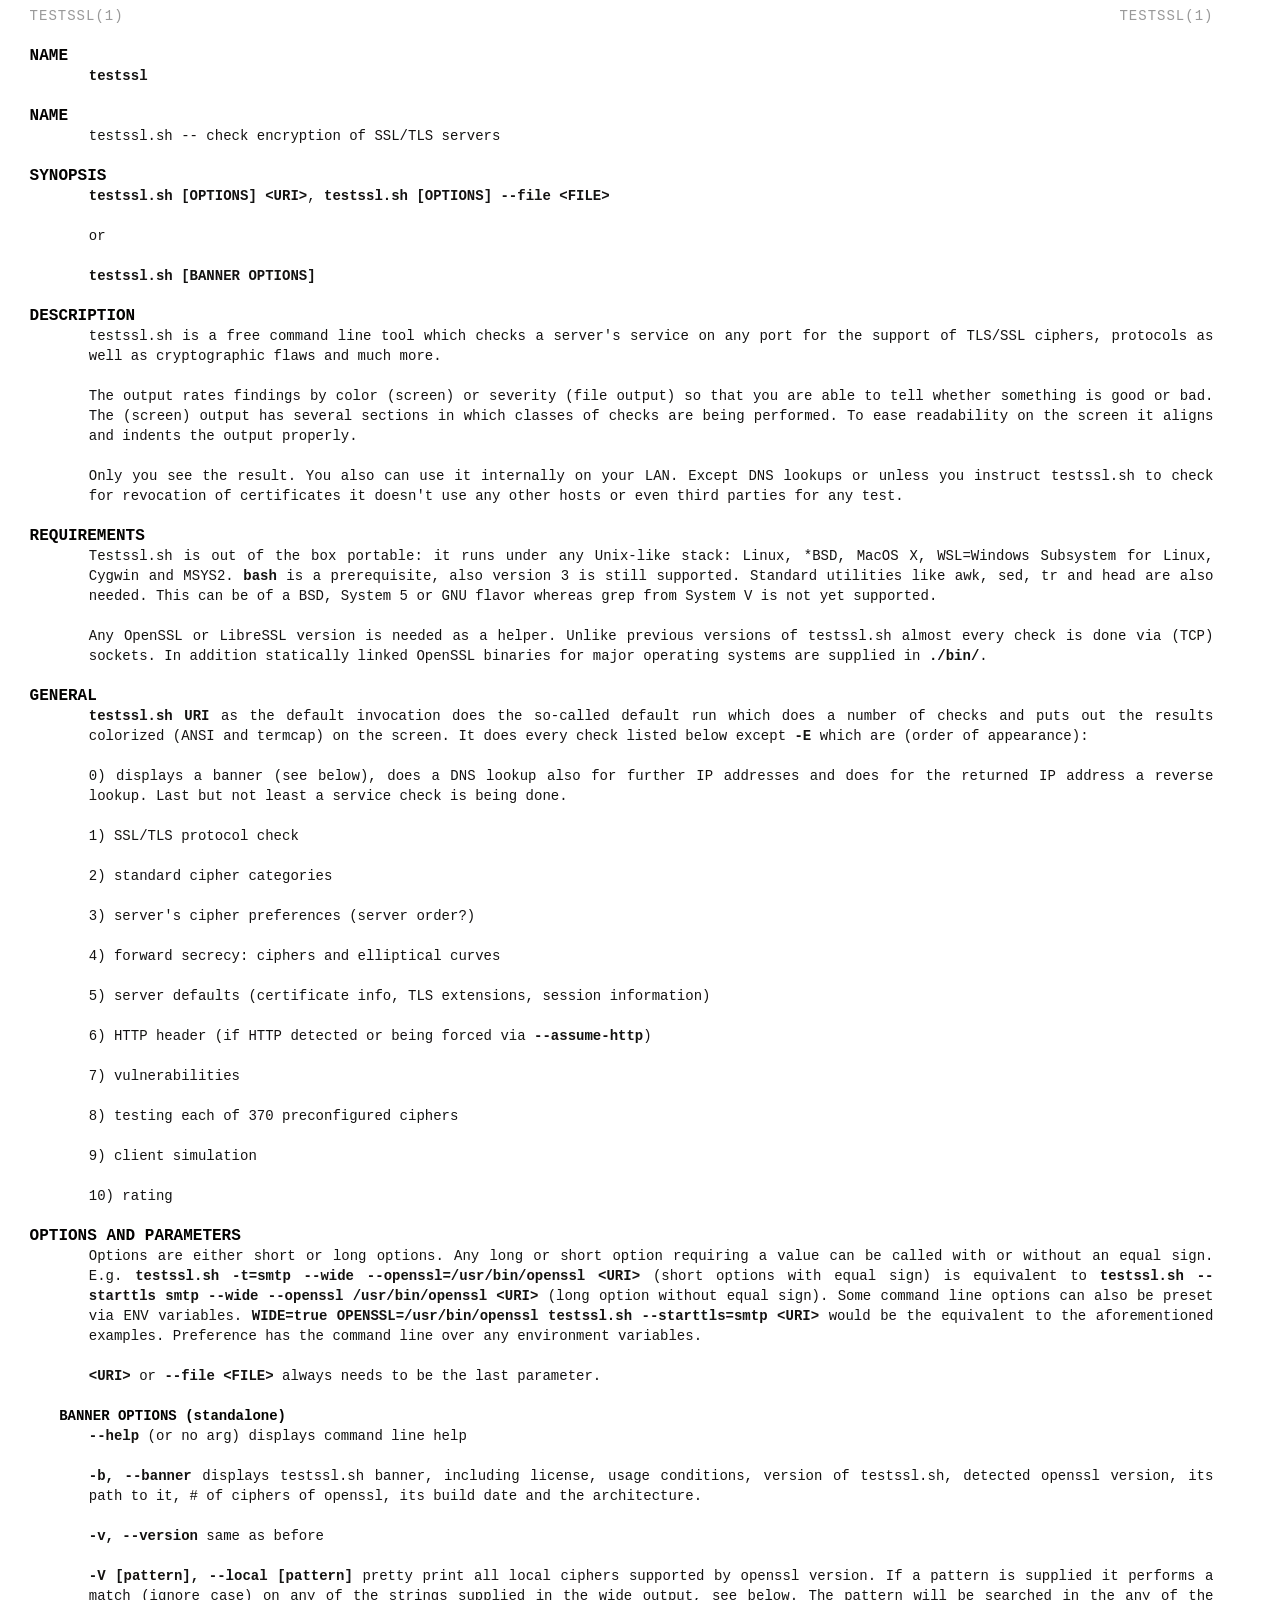
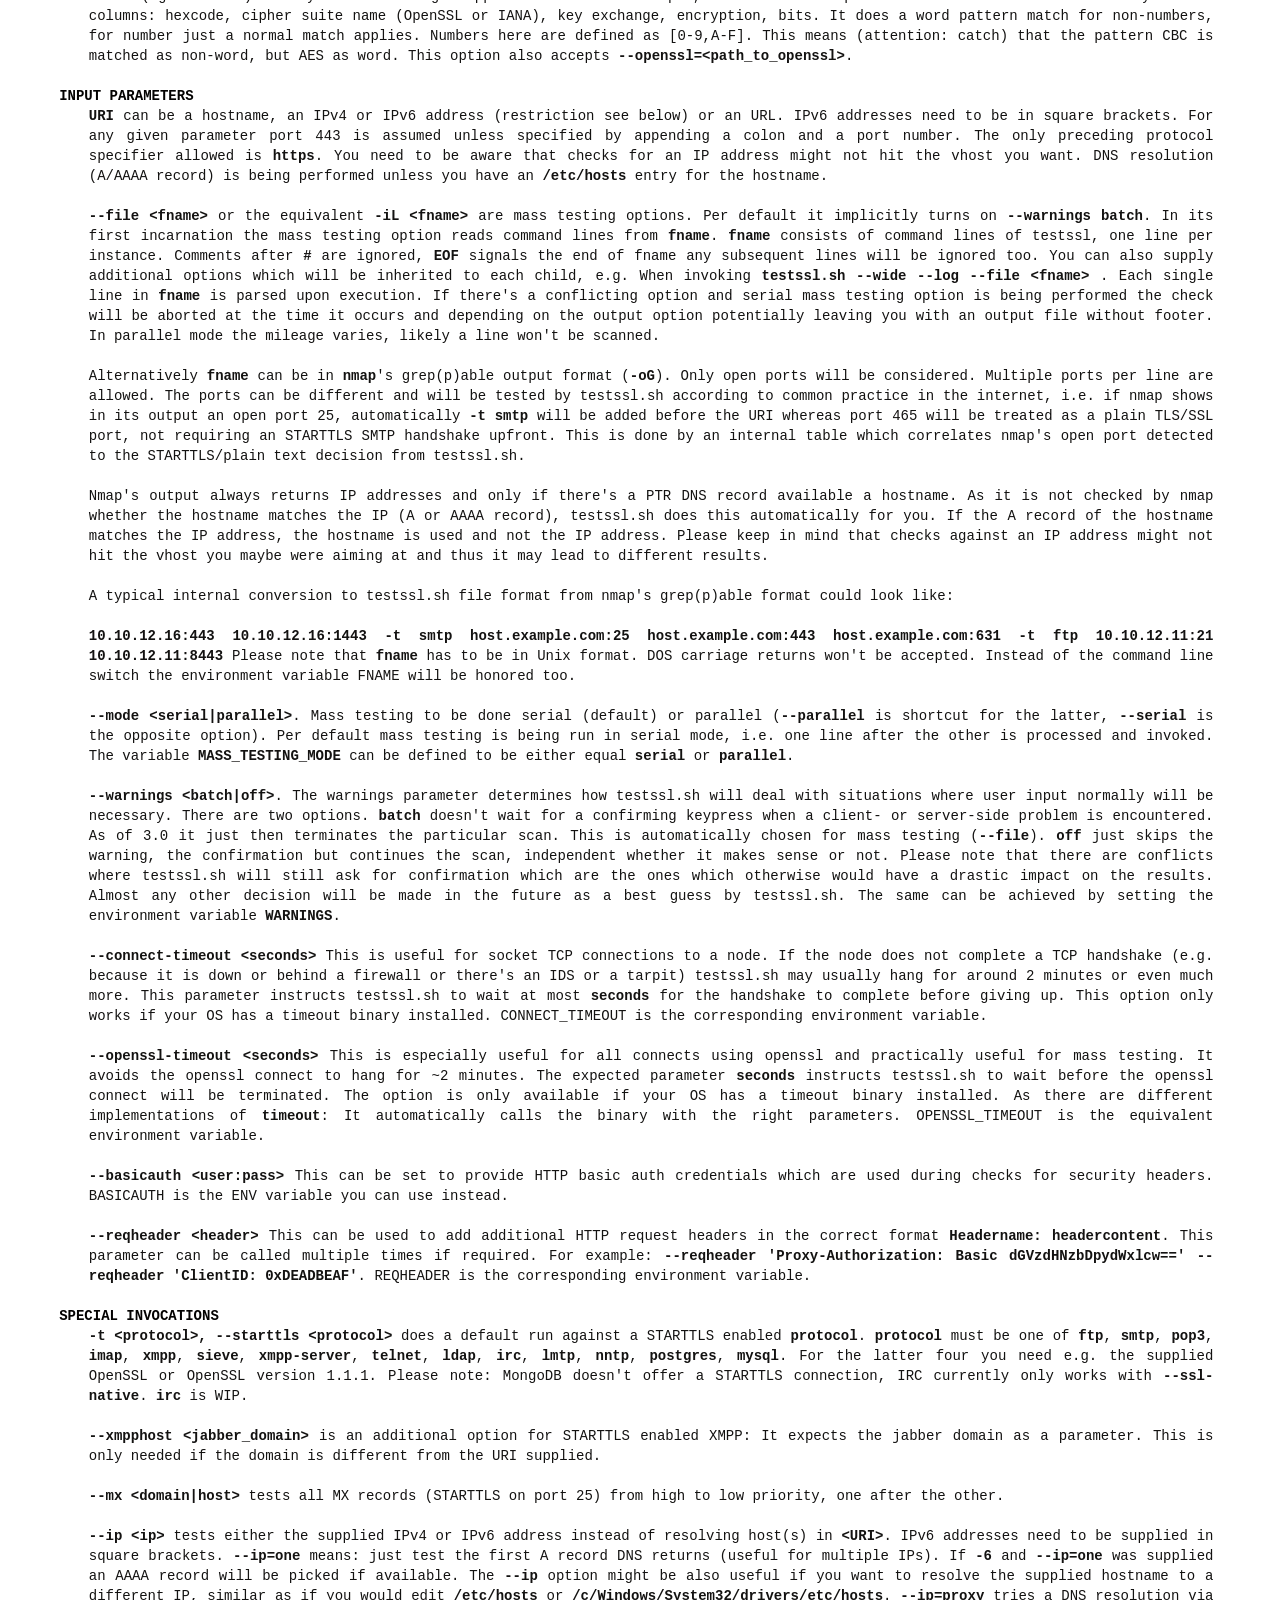
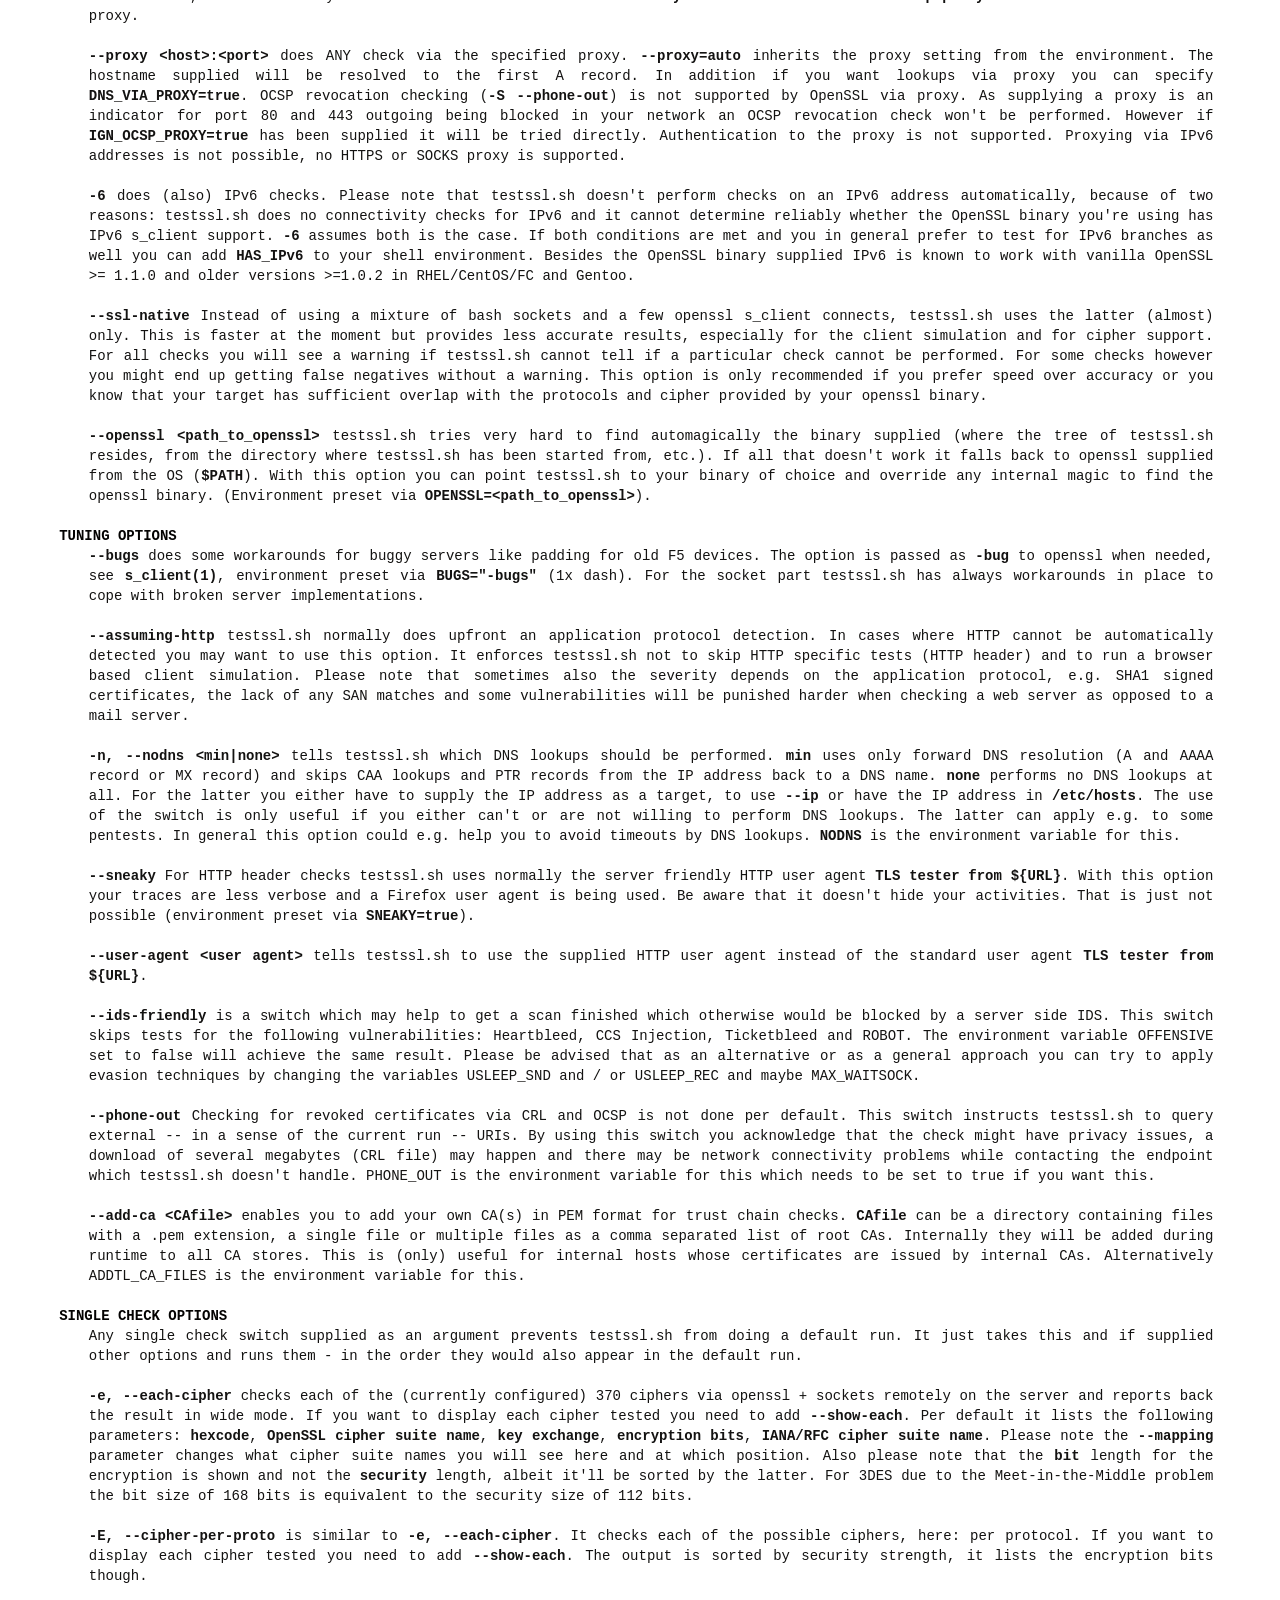
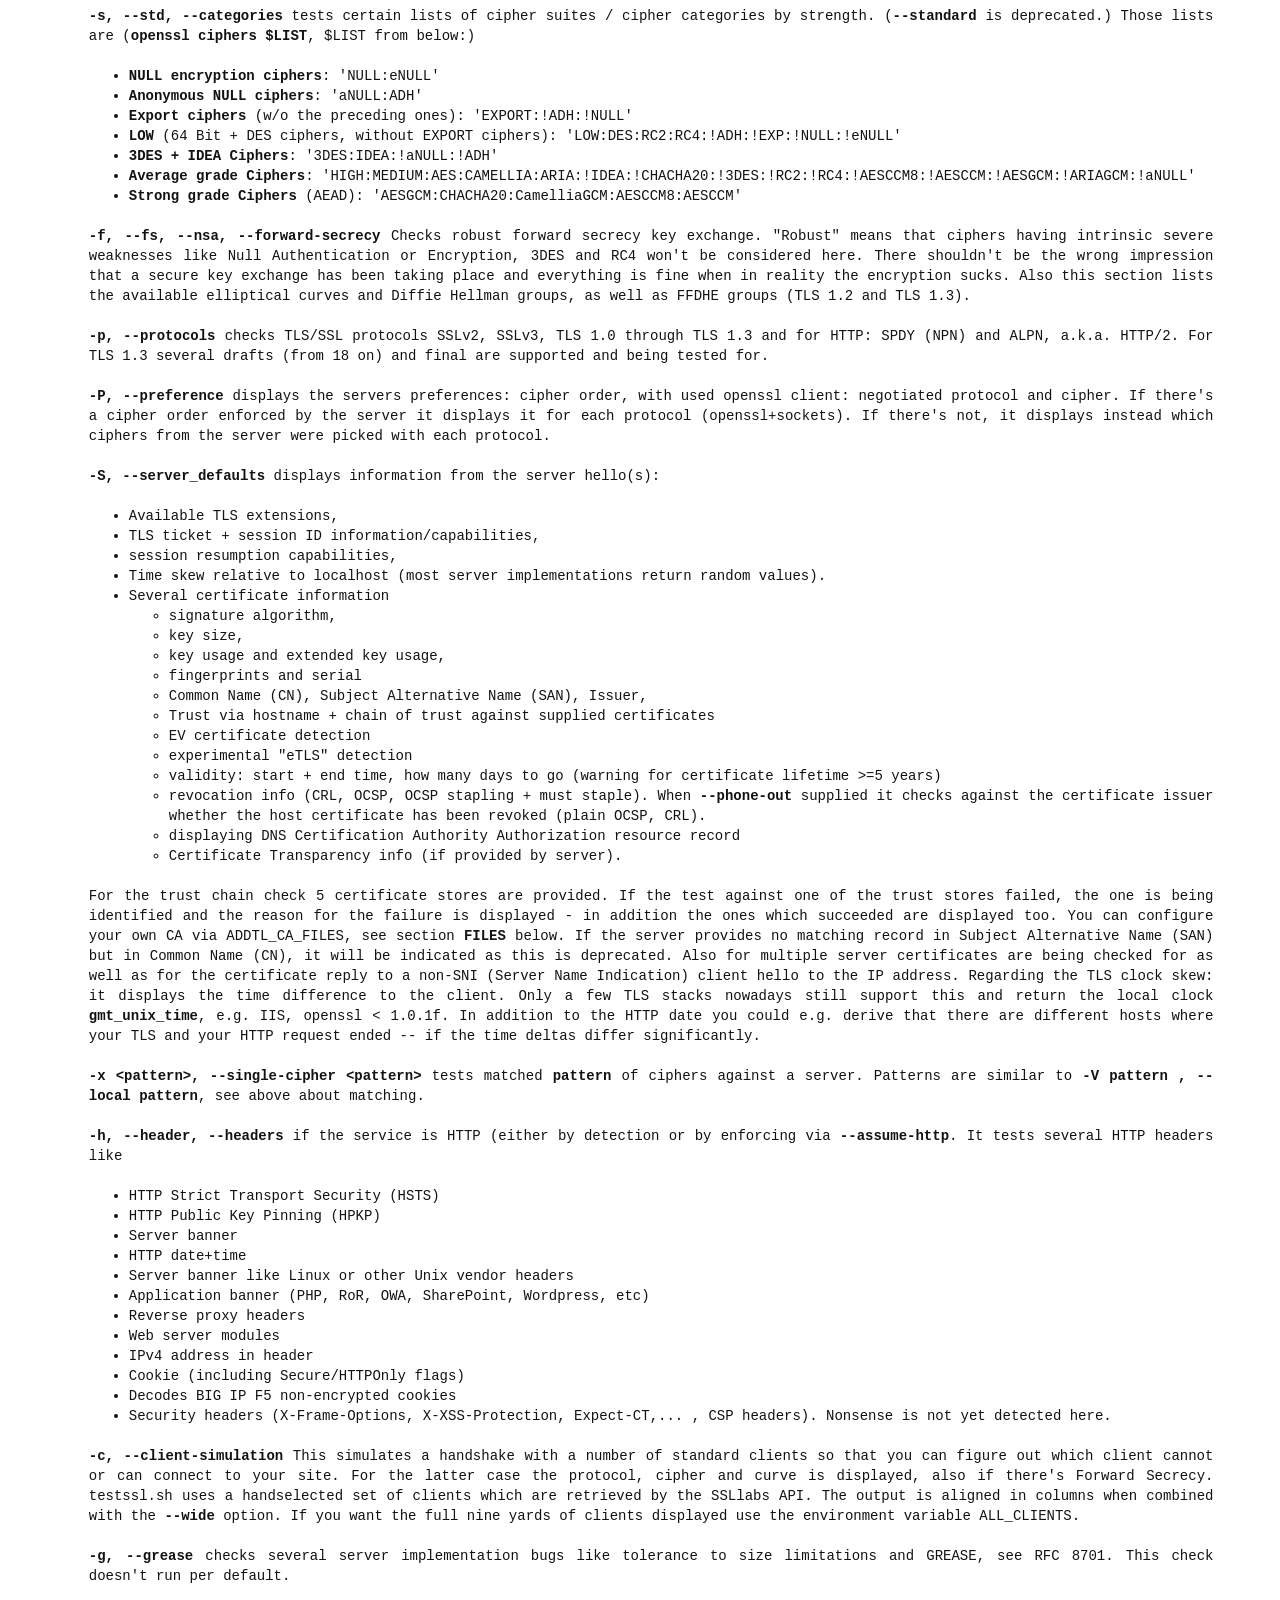
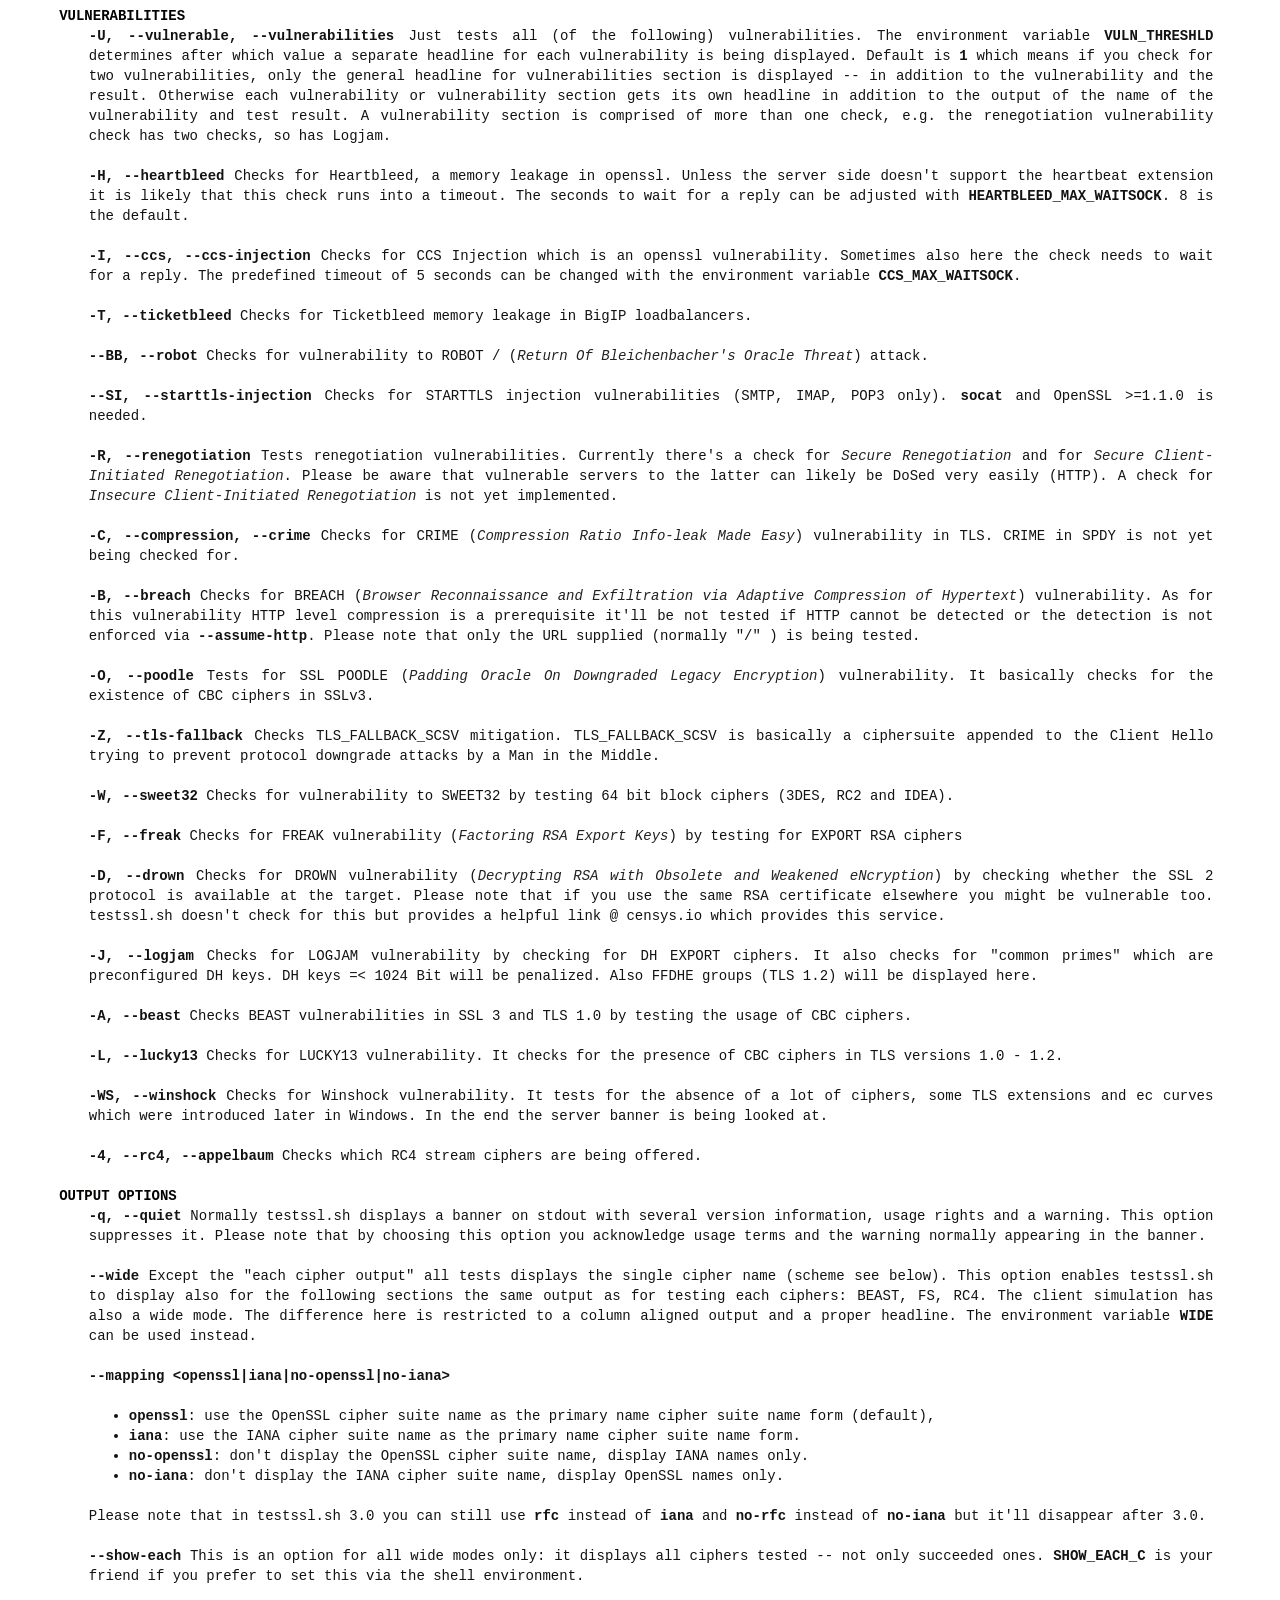
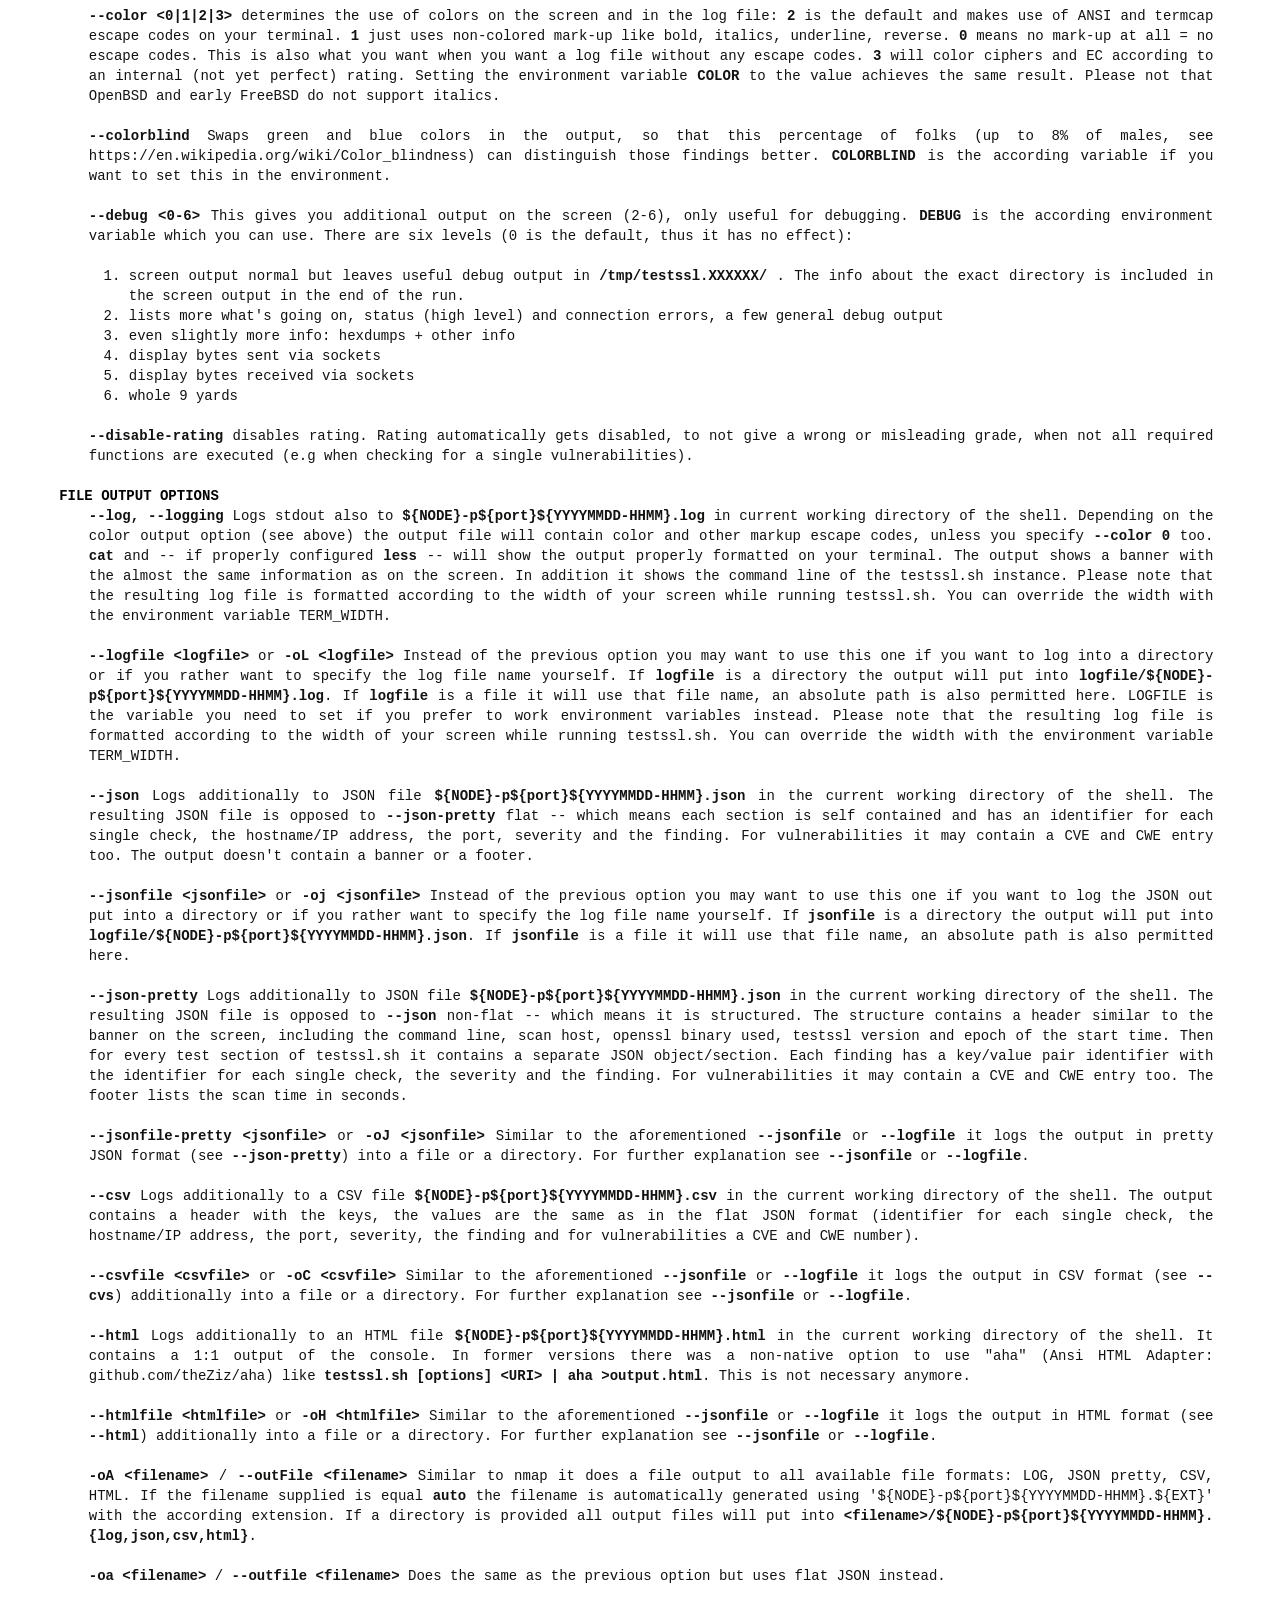
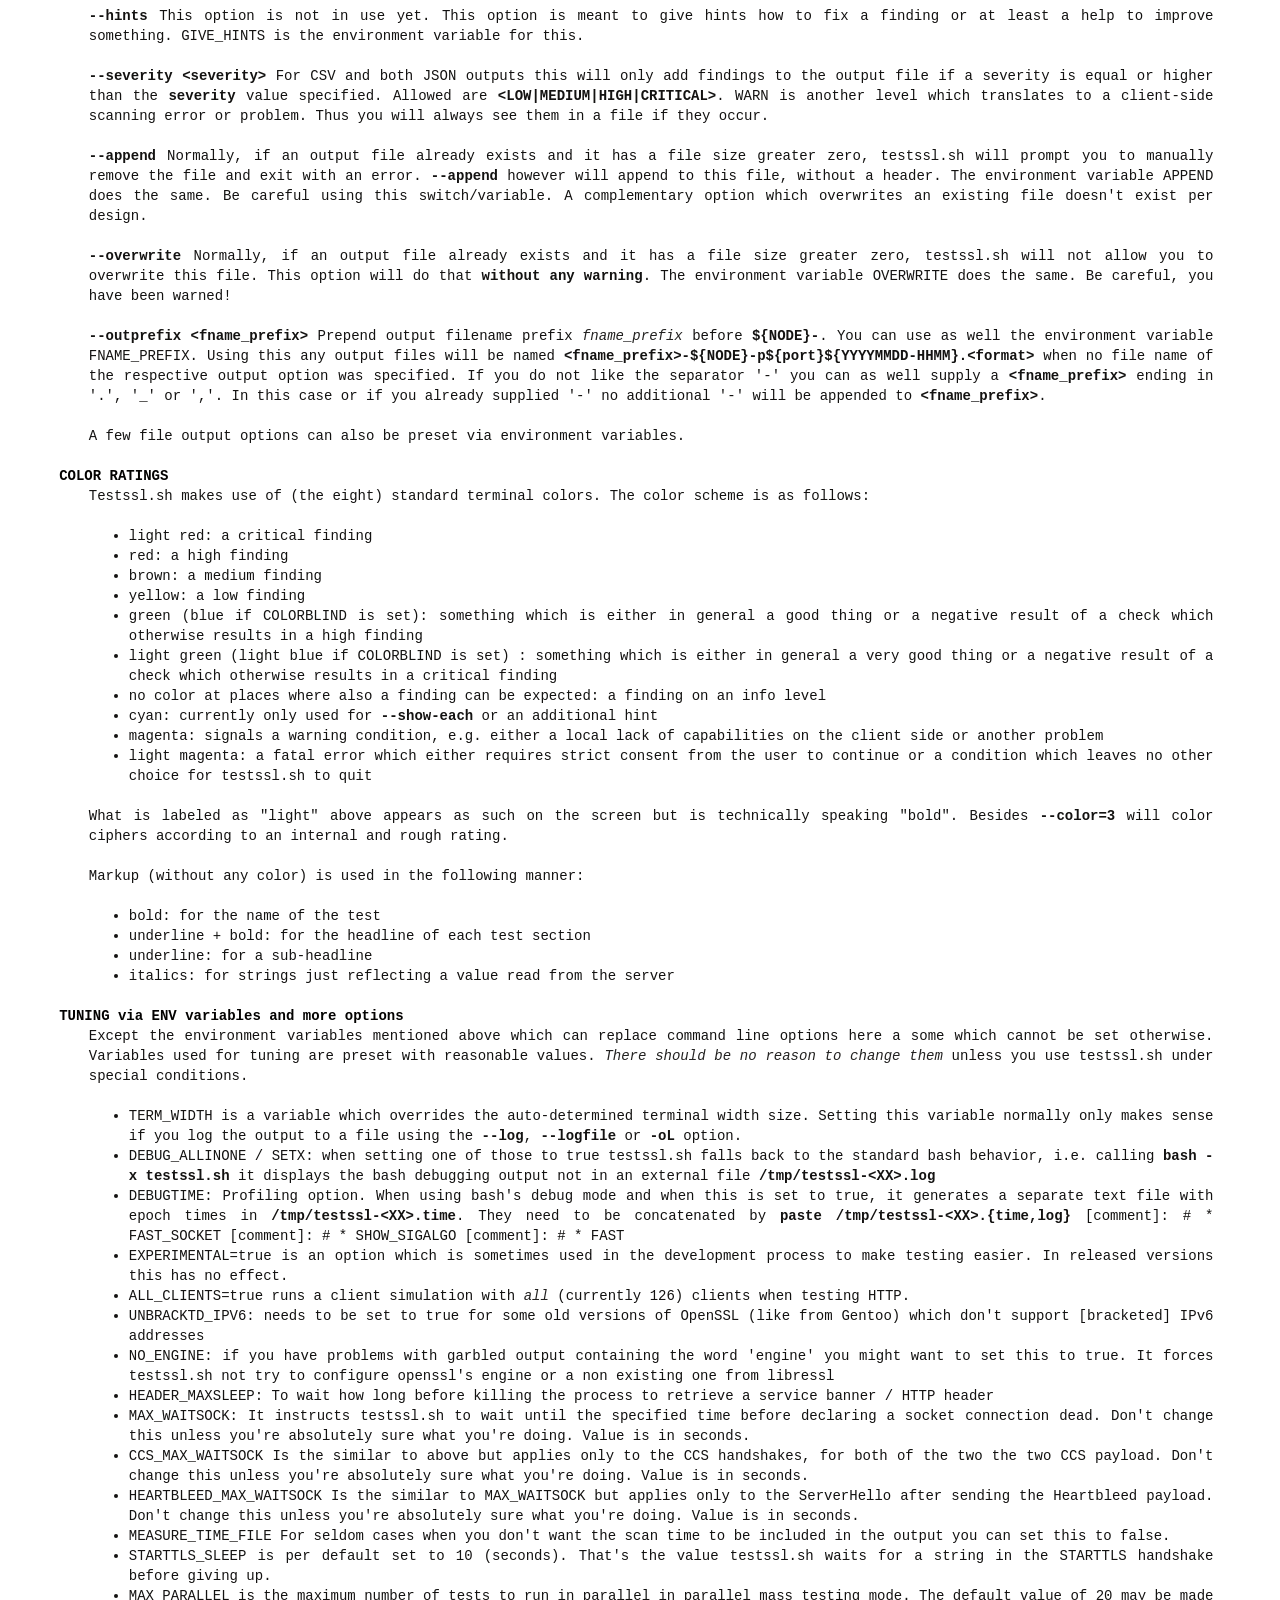
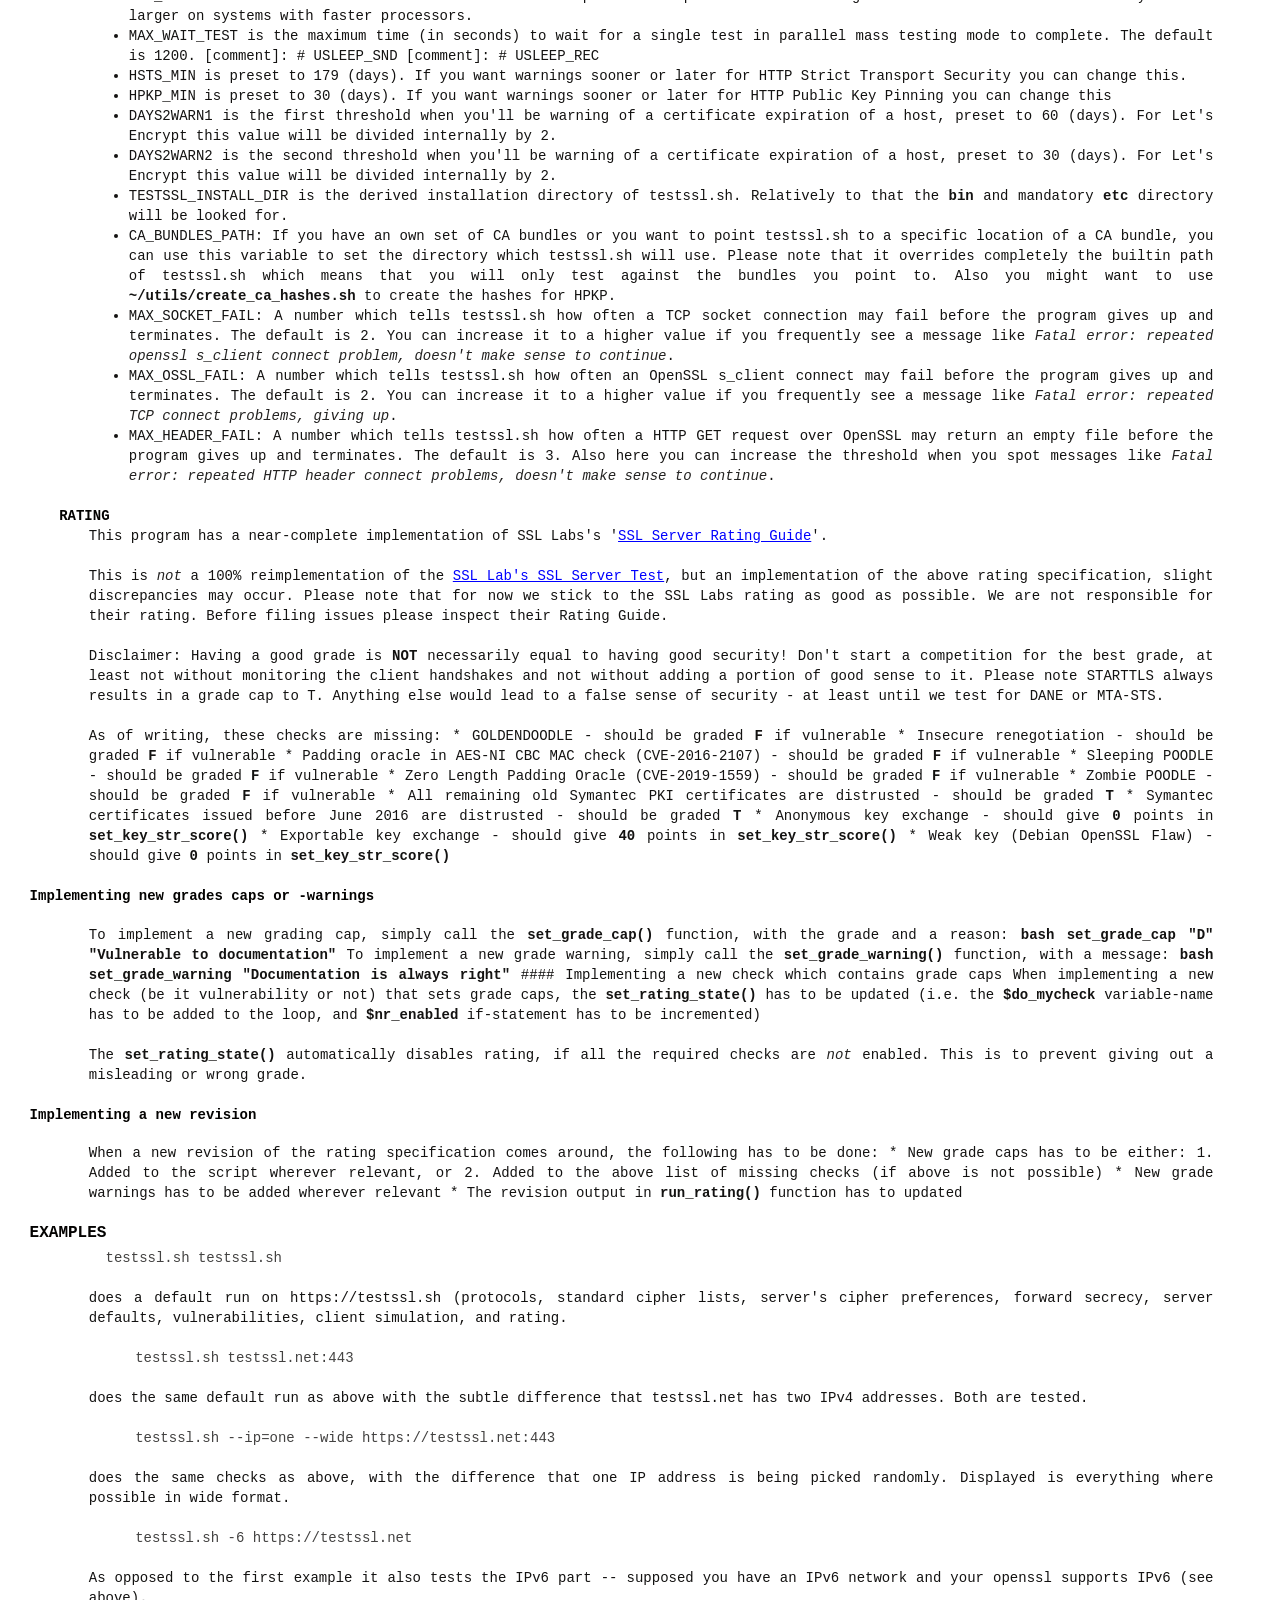
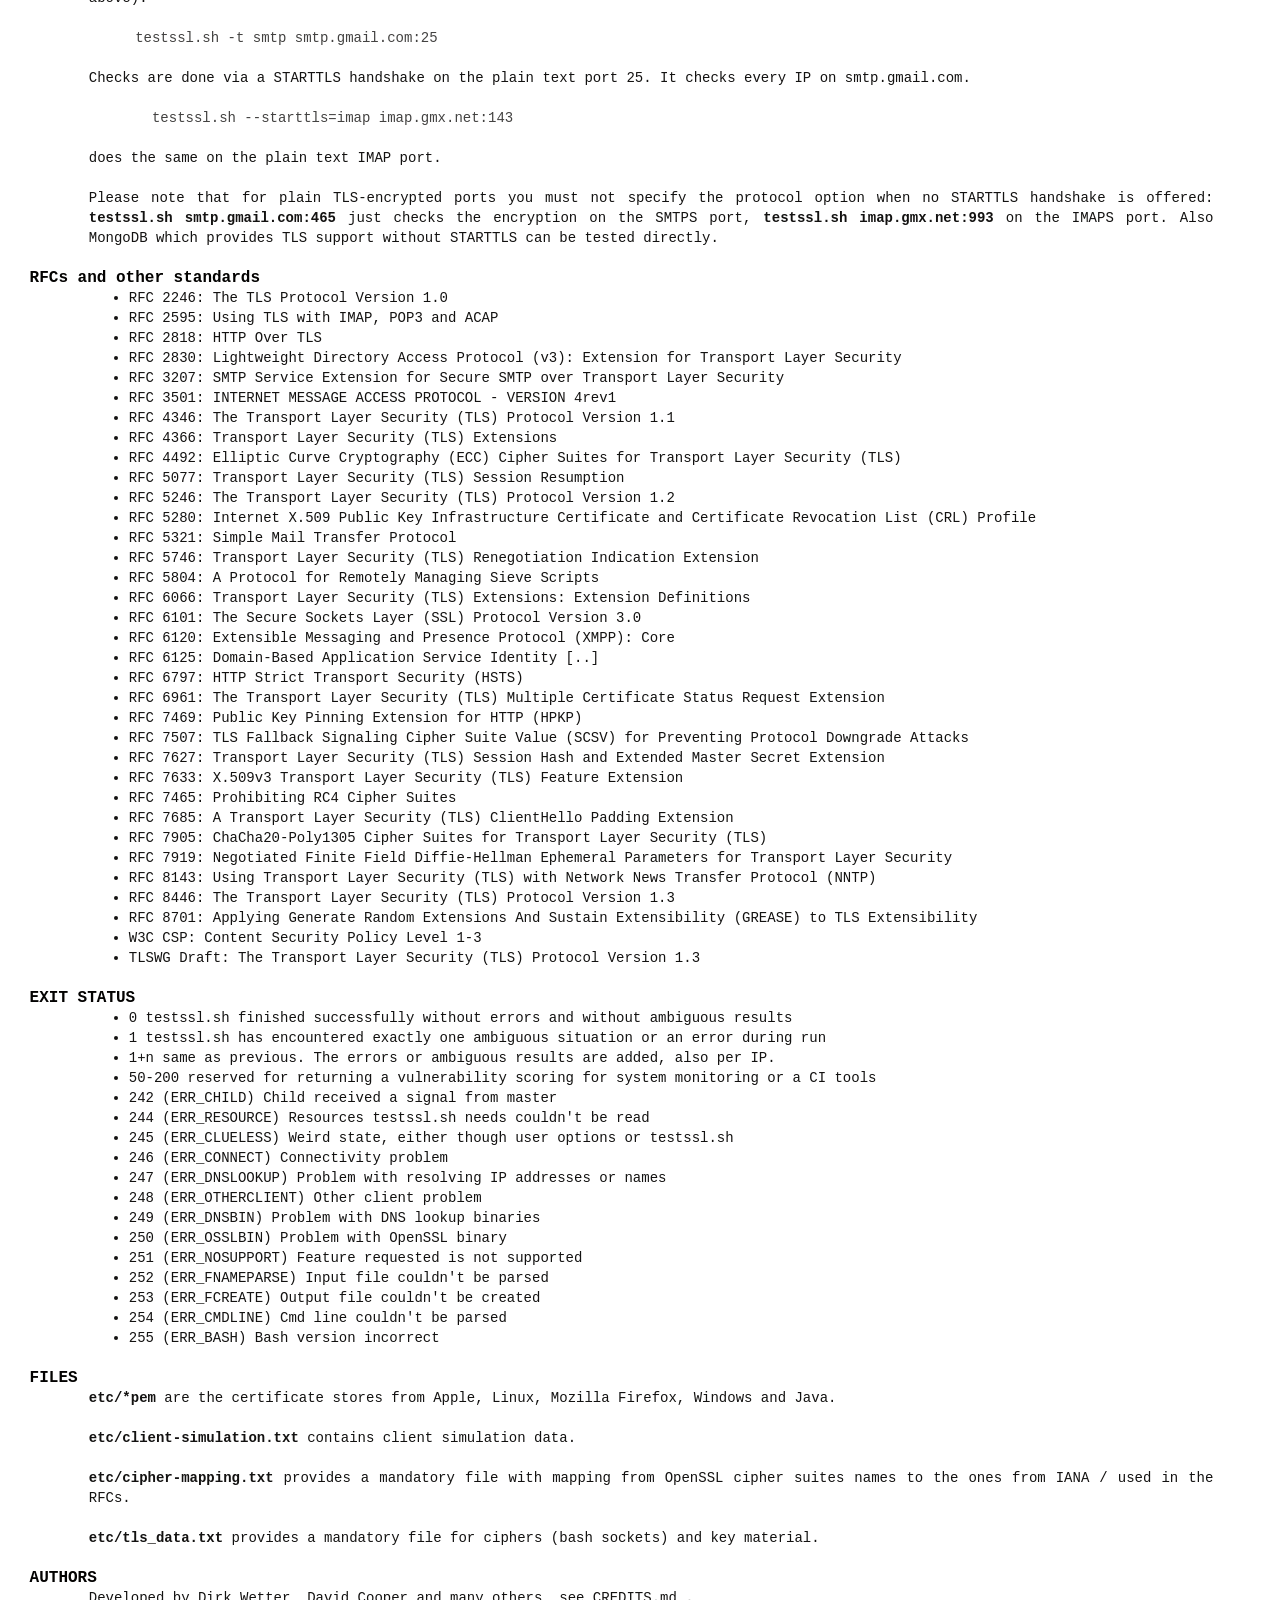
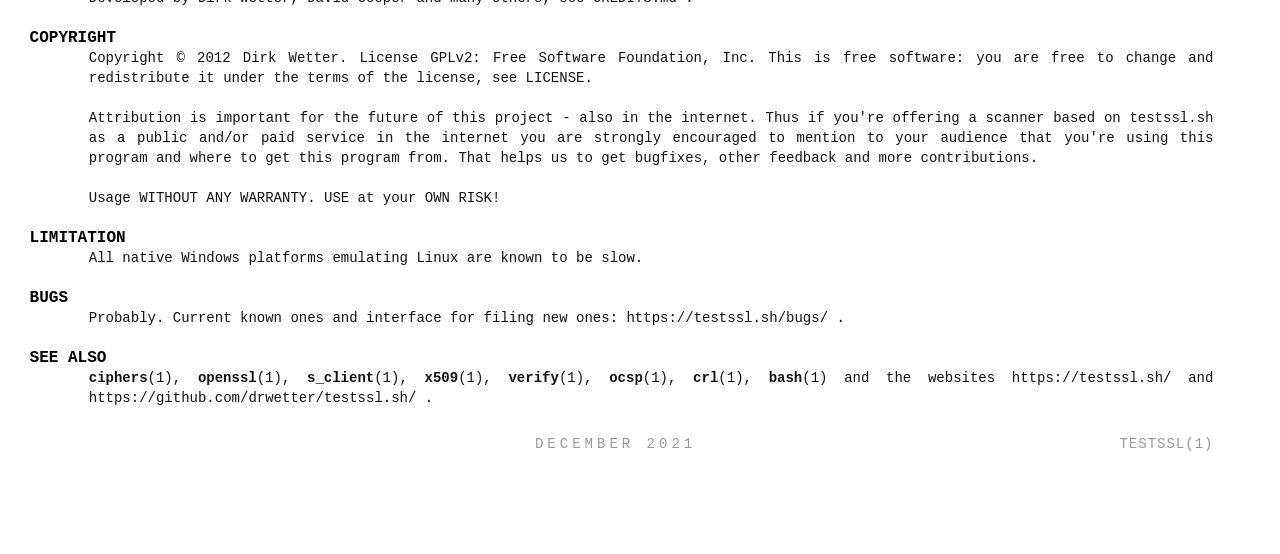
<file: src/security_test/scanner/testssl.sh/doc/testssl.1.html>
<!DOCTYPE html>
<html>
<head>
  <meta http-equiv='content-type' content='text/html;charset=utf8'>
  <meta name='generator' content='Ronn-NG/v0.9.1 (http://github.com/apjanke/ronn-ng/tree/0.9.1)'>
  <title>testssl(1)</title>
  <style type='text/css' media='all'>
  /* style: man */
  body#manpage {margin:0}
  .mp {padding:0 9ex 1ex 4ex}
  .mp p,.mp pre,.mp ul,.mp ol,.mp dl {margin:0 0 20px 0}
  .mp h2 {margin:10px 0 0 0}
  .mp > p,.mp > pre,.mp > ul,.mp > ol,.mp > dl {margin-left:8ex}
  .mp h3 {margin:0 0 0 4ex}
  .mp dt {margin:0;clear:left}
  .mp dt.flush {float:left;width:8ex}
  .mp dd {margin:0 0 0 9ex}
  .mp h1,.mp h2,.mp h3,.mp h4 {clear:left}
  .mp pre {margin-bottom:20px}
  .mp pre+h2,.mp pre+h3 {margin-top:22px}
  .mp h2+pre,.mp h3+pre {margin-top:5px}
  .mp img {display:block;margin:auto}
  .mp h1.man-title {display:none}
  .mp,.mp code,.mp pre,.mp tt,.mp kbd,.mp samp,.mp h3,.mp h4 {font-family:monospace;font-size:14px;line-height:1.42857142857143}
  .mp h2 {font-size:16px;line-height:1.25}
  .mp h1 {font-size:20px;line-height:2}
  .mp {text-align:justify;background:#fff}
  .mp,.mp code,.mp pre,.mp pre code,.mp tt,.mp kbd,.mp samp {color:#131211}
  .mp h1,.mp h2,.mp h3,.mp h4 {color:#030201}
  .mp u {text-decoration:underline}
  .mp code,.mp strong,.mp b {font-weight:bold;color:#131211}
  .mp em,.mp var {font-style:italic;color:#232221;text-decoration:none}
  .mp a,.mp a:link,.mp a:hover,.mp a code,.mp a pre,.mp a tt,.mp a kbd,.mp a samp {color:#0000ff}
  .mp b.man-ref {font-weight:normal;color:#434241}
  .mp pre {padding:0 4ex}
  .mp pre code {font-weight:normal;color:#434241}
  .mp h2+pre,h3+pre {padding-left:0}
  ol.man-decor,ol.man-decor li {margin:3px 0 10px 0;padding:0;float:left;width:33%;list-style-type:none;text-transform:uppercase;color:#999;letter-spacing:1px}
  ol.man-decor {width:100%}
  ol.man-decor li.tl {text-align:left}
  ol.man-decor li.tc {text-align:center;letter-spacing:4px}
  ol.man-decor li.tr {text-align:right;float:right}
  </style>
</head>
<!--
  The following styles are deprecated and will be removed at some point:
  div#man, div#man ol.man, div#man ol.head, div#man ol.man.

  The .man-page, .man-decor, .man-head, .man-foot, .man-title, and
  .man-navigation should be used instead.
-->
<body id='manpage'>
  <div class='mp' id='man'>

  <div class='man-navigation' style='display:none'>
    <a href="#NAME">NAME</a>
    <a href="#NAME">NAME</a>
    <a href="#SYNOPSIS">SYNOPSIS</a>
    <a href="#DESCRIPTION">DESCRIPTION</a>
    <a href="#REQUIREMENTS">REQUIREMENTS</a>
    <a href="#GENERAL">GENERAL</a>
    <a href="#OPTIONS-AND-PARAMETERS">OPTIONS AND PARAMETERS</a>
    <a href="#EXAMPLES">EXAMPLES</a>
    <a href="#RFCS-AND-OTHER-STANDARDS">RFCs and other standards</a>
    <a href="#EXIT-STATUS">EXIT STATUS</a>
    <a href="#FILES">FILES</a>
    <a href="#AUTHORS">AUTHORS</a>
    <a href="#COPYRIGHT">COPYRIGHT</a>
    <a href="#LIMITATION">LIMITATION</a>
    <a href="#BUGS">BUGS</a>
    <a href="#SEE-ALSO">SEE ALSO</a>
  </div>

  <ol class='man-decor man-head man head'>
    <li class='tl'>testssl(1)</li>
    <li class='tc'></li>
    <li class='tr'>testssl(1)</li>
  </ol>

  

<h2 id="NAME">NAME</h2>
<p class="man-name">
  <code>testssl</code>
</p>
<h2 id="NAME">NAME</h2>
<p>testssl.sh -- check encryption of SSL/TLS servers</p>

<h2 id="SYNOPSIS">SYNOPSIS</h2>

<p><code>testssl.sh [OPTIONS] &lt;URI&gt;</code>,   <code>testssl.sh [OPTIONS] --file &lt;FILE&gt;</code></p>

<p>or</p>

<p><code>testssl.sh [BANNER OPTIONS]</code></p>

<h2 id="DESCRIPTION">DESCRIPTION</h2>

<p>testssl.sh is a free command line tool which checks a server's service on any port for the support of TLS/SSL ciphers, protocols as well as cryptographic flaws and much more.</p>

<p>The output rates findings by color (screen) or severity (file output) so that you are able to tell whether something is good or bad. The (screen) output has several sections in which classes of checks are being performed. To ease readability on the screen it aligns and indents the output properly.</p>

<p>Only you see the result. You also can use it internally on your LAN. Except DNS lookups or unless you instruct testssl.sh to check for revocation of certificates it doesn't use any other hosts or even third parties for any test.</p>

<h2 id="REQUIREMENTS">REQUIREMENTS</h2>

<p>Testssl.sh is out of the box portable: it runs under any Unix-like
stack: Linux, *BSD, MacOS X, WSL=Windows Subsystem for Linux, Cygwin and MSYS2.
<code>bash</code> is a prerequisite, also version 3 is still supported.
Standard utilities like awk, sed, tr and head are also needed. This can be of a BSD,
System 5 or GNU flavor whereas grep from System V is not yet supported.</p>

<p>Any OpenSSL or LibreSSL version is needed as a helper. Unlike previous versions
of testssl.sh almost every check is done via (TCP) sockets. In addition statically
linked OpenSSL binaries for major operating systems are supplied in <code>./bin/</code>.</p>

<h2 id="GENERAL">GENERAL</h2>

<p><code>testssl.sh URI</code> as the default invocation does the so-called default run which does a number of checks and puts out the results colorized (ANSI and termcap) on the screen. It does every check listed below except <code>-E</code> which are (order of appearance):</p>

<p>0) displays a banner (see below), does a DNS lookup also for further IP addresses and does for the returned IP address a reverse lookup. Last but not least a service check is being done.</p>

<p>1) SSL/TLS protocol check</p>

<p>2) standard cipher categories</p>

<p>3) server's cipher preferences (server order?)</p>

<p>4) forward secrecy: ciphers and elliptical curves</p>

<p>5) server defaults (certificate info, TLS extensions, session information)</p>

<p>6) HTTP header (if HTTP detected or being forced via <code>--assume-http</code>)</p>

<p>7) vulnerabilities</p>

<p>8) testing each of 370 preconfigured ciphers</p>

<p>9) client simulation</p>

<p>10) rating</p>

<h2 id="OPTIONS-AND-PARAMETERS">OPTIONS AND PARAMETERS</h2>

<p>Options are either short or long options. Any long or short option requiring a value can be called with or without an equal sign. E.g. <code>testssl.sh -t=smtp --wide --openssl=/usr/bin/openssl &lt;URI&gt;</code> (short options with equal sign) is equivalent to <code>testssl.sh --starttls smtp --wide --openssl /usr/bin/openssl &lt;URI&gt;</code> (long option without equal sign). Some command line options can also be preset via ENV variables. <code>WIDE=true OPENSSL=/usr/bin/openssl testssl.sh --starttls=smtp &lt;URI&gt;</code> would be the equivalent to the aforementioned examples. Preference has the command line over any environment variables.</p>

<p><code>&lt;URI&gt;</code> or <code>--file &lt;FILE&gt;</code> always needs to be the last parameter.</p>

<h3 id="BANNER-OPTIONS-standalone-">BANNER OPTIONS (standalone)</h3>

<p><code>--help</code> (or no arg) displays command line help</p>

<p><code>-b, --banner</code>        displays testssl.sh banner, including license, usage conditions, version of testssl.sh, detected openssl version, its path to it, # of ciphers of openssl, its build date and the architecture.</p>

<p><code>-v, --version</code>     same as before</p>

<p><code>-V [pattern], --local [pattern]</code>  pretty print all local ciphers supported by openssl version. If a pattern is supplied it performs a match (ignore case) on any of the strings supplied in the wide output, see below. The pattern will be searched in the any of the columns: hexcode, cipher suite name (OpenSSL or IANA), key exchange, encryption, bits. It does a word pattern match for non-numbers, for number just a normal match applies. Numbers here are defined as [0-9,A-F]. This means (attention: catch) that the pattern CBC is matched as non-word, but AES as word. This option also accepts <code>--openssl=&lt;path_to_openssl&gt;</code>.</p>

<h3 id="INPUT-PARAMETERS">INPUT PARAMETERS</h3>

<p><code>URI</code> can be a hostname, an IPv4 or IPv6 address (restriction see below) or an URL. IPv6 addresses need to be in square brackets. For any given parameter port 443 is assumed unless specified by appending a colon and a port number. The only preceding protocol specifier allowed is <code>https</code>. You need to be aware that checks for an IP address might not hit the vhost you want. DNS resolution (A/AAAA record) is being performed unless you have an <code>/etc/hosts</code> entry for the hostname.</p>

<p><code>--file &lt;fname&gt;</code> or the equivalent <code>-iL &lt;fname&gt;</code> are mass testing options. Per default it implicitly turns on <code>--warnings batch</code>. In its first incarnation the mass testing option reads command lines from <code>fname</code>. <code>fname</code> consists of command lines of testssl, one line per instance. Comments after <code>#</code> are ignored, <code>EOF</code> signals the end of fname any subsequent lines will be ignored too. You can also supply additional options which will be inherited to each child, e.g.  When invoking <code>testssl.sh --wide --log --file &lt;fname&gt;</code> . Each single line in <code>fname</code> is parsed upon execution. If there's a conflicting option and serial mass testing option is being performed the check will be aborted at the time it occurs and depending on the output option potentially leaving you with an output file without footer. In parallel mode the mileage varies, likely a line won't be scanned.</p>

<p>Alternatively <code>fname</code> can be in <code>nmap</code>'s grep(p)able output format (<code>-oG</code>). Only open ports will be considered. Multiple ports per line are allowed. The ports can be different and will be tested by testssl.sh according to common practice in the internet, i.e. if nmap shows in its output an open port 25, automatically <code>-t smtp</code> will be added before the URI whereas port 465 will be treated as a plain TLS/SSL port, not requiring an STARTTLS SMTP handshake upfront. This is done by an internal table which correlates nmap's open port detected to the STARTTLS/plain text decision from testssl.sh.</p>

<p>Nmap's output always returns IP addresses and only if there's a PTR DNS record available a hostname. As it is not checked by nmap whether the hostname matches the IP (A or AAAA record), testssl.sh does this automatically for you. If the A record of the hostname matches the IP address, the hostname is used and not the IP address. Please keep in mind that checks against an IP address might not hit the vhost you maybe were aiming at and thus it may lead to different results.</p>

<p>A typical internal conversion to testssl.sh file format from nmap's grep(p)able format could look like:</p>

<p><code>
10.10.12.16:443
10.10.12.16:1443
-t smtp host.example.com:25
host.example.com:443
host.example.com:631
-t ftp 10.10.12.11:21
10.10.12.11:8443
</code>
Please note that <code>fname</code> has to be in Unix format. DOS carriage returns won't be accepted. Instead of the command line switch the environment variable FNAME will be honored too.</p>

<p><code>--mode &lt;serial|parallel&gt;</code>. Mass testing to be done serial (default) or parallel (<code>--parallel</code> is shortcut for the latter, <code>--serial</code> is the opposite option). Per default mass testing is being run in serial mode, i.e. one line after the other is processed and invoked. The variable <code>MASS_TESTING_MODE</code> can be defined to be either equal <code>serial</code> or <code>parallel</code>.</p>

<p><code>--warnings &lt;batch|off&gt;</code>.  The warnings parameter determines how testssl.sh will deal with situations where user input normally will be necessary. There are two options. <code>batch</code> doesn't wait for a confirming keypress when a client- or server-side problem is encountered. As of 3.0 it just then terminates the particular scan.  This is automatically chosen for mass testing (<code>--file</code>). <code>off</code> just skips the warning, the confirmation but continues the scan, independent whether it makes sense or not. Please note that there are conflicts where testssl.sh will still ask for confirmation which are the ones which otherwise would have a drastic impact on the results. Almost any other decision will be made in the future as a best guess by testssl.sh.
The same can be achieved by setting the environment variable <code>WARNINGS</code>.</p>

<p><code>--connect-timeout &lt;seconds&gt;</code>  This is useful for socket TCP connections to a node. If the node does not complete a TCP handshake (e.g. because it is down or behind a firewall or there's an IDS or a tarpit) testssl.sh may usually hang for around 2 minutes or even much more. This parameter instructs testssl.sh to wait at most <code>seconds</code> for the handshake to complete before giving up. This option only works if your OS has a timeout binary installed. CONNECT_TIMEOUT is the corresponding environment variable.</p>

<p><code>--openssl-timeout &lt;seconds&gt;</code> This is especially useful for all connects using openssl and practically useful for mass testing. It avoids the openssl connect to hang for ~2 minutes. The expected parameter <code>seconds</code> instructs testssl.sh to wait before the openssl connect will be terminated. The option is only available if your OS has a timeout binary installed. As there are different implementations of <code>timeout</code>: It automatically calls the binary with the right parameters. OPENSSL_TIMEOUT is the equivalent environment variable.</p>

<p><code>--basicauth &lt;user:pass&gt;</code> This can be set to provide HTTP basic auth credentials which are used during checks for security headers. BASICAUTH is the ENV variable you can use instead.</p>

<p><code>--reqheader &lt;header&gt;</code> This can be used to add additional HTTP request headers in the correct format <code>Headername: headercontent</code>. This parameter can be called multiple times if required. For example: <code>--reqheader 'Proxy-Authorization: Basic dGVzdHNzbDpydWxlcw==' --reqheader 'ClientID: 0xDEADBEAF'</code>. REQHEADER is the corresponding environment variable.</p>

<h3 id="SPECIAL-INVOCATIONS">SPECIAL INVOCATIONS</h3>

<p><code>-t &lt;protocol&gt;, --starttls &lt;protocol&gt;</code>    does a default run against a STARTTLS enabled <code>protocol</code>. <code>protocol</code> must be one of <code>ftp</code>, <code>smtp</code>,  <code>pop3</code>, <code>imap</code>, <code>xmpp</code>, <code>sieve</code>, <code>xmpp-server</code>, <code>telnet</code>, <code>ldap</code>, <code>irc</code>, <code>lmtp</code>, <code>nntp</code>, <code>postgres</code>, <code>mysql</code>. For the latter four you need e.g. the supplied OpenSSL or OpenSSL version 1.1.1. Please note: MongoDB doesn't offer a STARTTLS connection, IRC currently only works with <code>--ssl-native</code>. <code>irc</code> is WIP.</p>

<p><code>--xmpphost &lt;jabber_domain&gt;</code> is an additional option for STARTTLS enabled XMPP: It expects the jabber domain as a parameter. This is only needed if the domain is different from the URI supplied.</p>

<p><code>--mx &lt;domain|host&gt;</code> tests all MX records (STARTTLS on port 25) from high to low priority, one after the other.</p>

<p><code>--ip &lt;ip&gt;</code> tests either the supplied IPv4 or IPv6 address instead of resolving host(s) in <code>&lt;URI&gt;</code>. IPv6 addresses need to be supplied in square brackets. <code>--ip=one</code> means: just test the first A record DNS returns (useful for multiple IPs). If <code>-6</code> and  <code>--ip=one</code> was supplied an AAAA record will be picked if available. The <code>--ip</code> option might be also useful if you want to resolve the supplied hostname to a different IP, similar as if you would edit <code>/etc/hosts</code> or <code>/c/Windows/System32/drivers/etc/hosts</code>. <code>--ip=proxy</code> tries a DNS resolution via proxy.</p>

<p><code>--proxy &lt;host&gt;:&lt;port&gt;</code>  does ANY check via the specified proxy. <code>--proxy=auto</code> inherits the proxy setting from the environment. The hostname supplied will be resolved to the first A record. In addition if you want lookups via proxy you can specify <code>DNS_VIA_PROXY=true</code>. OCSP revocation checking (<code>-S --phone-out</code>) is not supported by OpenSSL via proxy. As supplying a proxy is an indicator for port 80 and 443 outgoing being blocked in your network an OCSP revocation check won't be performed. However if <code>IGN_OCSP_PROXY=true</code> has been supplied it will be tried directly. Authentication to the proxy is not supported. Proxying via IPv6 addresses is not possible, no HTTPS or SOCKS proxy is supported.</p>

<p><code>-6</code> does (also) IPv6 checks. Please note that testssl.sh doesn't perform checks on an IPv6 address automatically, because of two reasons: testssl.sh does no connectivity checks for IPv6 and it cannot determine reliably whether the OpenSSL binary you're using has IPv6 s_client support. <code>-6</code> assumes both is the case. If both conditions are met and you in general prefer to test for IPv6 branches as well you can add <code>HAS_IPv6</code> to your shell environment. Besides the OpenSSL binary supplied IPv6 is known to work with vanilla OpenSSL &gt;= 1.1.0 and older versions &gt;=1.0.2 in RHEL/CentOS/FC and Gentoo.</p>

<p><code>--ssl-native</code>  Instead of using a mixture of bash sockets and a few openssl s_client connects, testssl.sh uses the latter (almost) only. This is faster at the moment but provides less accurate results, especially for the client simulation and for cipher support. For all checks you will see a warning if testssl.sh cannot tell if a particular check cannot be performed. For some checks however you might end up getting false negatives without a warning. This option is only recommended if you prefer speed over accuracy or you know that your target has sufficient overlap with the protocols and cipher provided by your openssl binary.</p>

<p><code>--openssl &lt;path_to_openssl&gt;</code>           testssl.sh tries very hard to find automagically the binary supplied (where the tree of testssl.sh resides, from the directory where testssl.sh has been started from, etc.). If all that doesn't work it falls back to openssl supplied from the OS (<code>$PATH</code>). With this option you can point testssl.sh to your binary of choice and override any internal magic to find the openssl binary. (Environment preset via <code>OPENSSL=&lt;path_to_openssl&gt;</code>).</p>

<h3 id="TUNING-OPTIONS">TUNING OPTIONS</h3>

<p><code>--bugs</code>  does some workarounds for buggy servers like padding for old F5 devices. The option is passed as <code>-bug</code> to openssl when needed, see <code>s_client(1)</code>, environment preset via <code>BUGS="-bugs"</code> (1x dash). For the socket part testssl.sh has always workarounds in place to cope with broken server implementations.</p>

<p><code>--assuming-http</code>  testssl.sh normally does upfront an application protocol detection. In cases where HTTP cannot be automatically detected you may want to use this option. It enforces testssl.sh not to skip HTTP specific tests (HTTP header) and to run a browser based client simulation. Please note that sometimes also the severity depends on the application protocol, e.g. SHA1 signed certificates, the lack of any SAN matches and some vulnerabilities will be punished harder when checking a web server as opposed to a mail server.</p>

<p><code>-n, --nodns &lt;min|none&gt;</code> tells testssl.sh which DNS lookups should be performed. <code>min</code> uses only forward DNS resolution (A and AAAA record or MX record) and skips CAA lookups and PTR records from the IP address back to a DNS name.  <code>none</code> performs no DNS lookups at all. For the latter you either have to supply the IP address as a target, to use <code>--ip</code> or have the IP address
in <code>/etc/hosts</code>.  The use of the switch is only useful if you either can't or are not willing to perform DNS lookups. The latter can apply e.g. to some pentests. In general this option could e.g. help you to avoid timeouts by DNS lookups. <code>NODNS</code> is the environment variable for this.</p>

<p><code>--sneaky</code> For HTTP header checks testssl.sh uses normally the server friendly HTTP user agent <code>TLS tester from ${URL}</code>. With this option your traces are less verbose and a Firefox user agent is being used. Be aware that it doesn't hide your activities. That is just not possible (environment preset via <code>SNEAKY=true</code>).</p>

<p><code>--user-agent &lt;user agent&gt;</code> tells testssl.sh to use the supplied HTTP user agent instead of the standard user agent <code>TLS tester from ${URL}</code>.</p>

<p><code>--ids-friendly</code> is a switch which may help to get a scan finished which otherwise would be blocked by a server side IDS. This switch skips tests for the following vulnerabilities: Heartbleed, CCS Injection, Ticketbleed and ROBOT. The environment variable OFFENSIVE set to false will achieve the same result. Please be advised that as an alternative or as a general approach you can try to apply evasion techniques by changing the variables USLEEP_SND and / or USLEEP_REC and maybe MAX_WAITSOCK.</p>

<p><code>--phone-out</code> Checking for revoked certificates via CRL and OCSP is not done per default. This switch instructs testssl.sh to query external -- in a sense of the current run -- URIs. By using this switch you acknowledge that the check might have privacy issues, a download of several megabytes (CRL file) may happen and there may be network connectivity problems while contacting the endpoint which testssl.sh doesn't handle. PHONE_OUT is the environment variable for this which needs to be set to true if you want this.</p>

<p><code>--add-ca &lt;CAfile&gt;</code> enables you to add your own CA(s) in PEM format for trust chain checks. <code>CAfile</code> can be a directory containing files with a .pem extension, a single file or multiple files as a comma separated list of root CAs. Internally they will be added during runtime to all CA stores. This is (only) useful for internal hosts whose certificates are issued by internal CAs. Alternatively ADDTL_CA_FILES is the environment variable for this.</p>

<h3 id="SINGLE-CHECK-OPTIONS">SINGLE CHECK OPTIONS</h3>

<p>Any single check switch supplied as an argument prevents testssl.sh from doing a default run. It just takes this and if supplied other options and runs them - in the order they would also appear in the default run.</p>

<p><code>-e, --each-cipher</code> checks each of the (currently configured) 370 ciphers via openssl + sockets remotely on the server and reports back the result in wide mode. If you want to display each cipher tested you need to add <code>--show-each</code>. Per default it lists the following parameters: <code>hexcode</code>, <code>OpenSSL cipher suite name</code>, <code>key exchange</code>, <code>encryption bits</code>, <code>IANA/RFC cipher suite name</code>. Please note the <code>--mapping</code> parameter changes what cipher suite names you will see here and at which position. Also please note that the <strong>bit</strong> length for the encryption is shown and not the <strong>security</strong> length, albeit it'll be sorted by the latter. For 3DES due to the Meet-in-the-Middle problem the bit size of 168 bits is equivalent to the security size of 112 bits.</p>

<p><code>-E, --cipher-per-proto</code>  is similar to <code>-e, --each-cipher</code>. It checks each of the possible ciphers, here: per protocol. If you want to display each cipher tested you need to add <code>--show-each</code>. The output is sorted by security strength, it lists the encryption bits though.</p>

<p><code>-s, --std, --categories</code>   tests certain lists of cipher suites / cipher categories by strength. (<code>--standard</code> is deprecated.)  Those lists are (<code>openssl ciphers $LIST</code>, $LIST from below:)</p>

<ul>
  <li>
<code>NULL encryption ciphers</code>: 'NULL:eNULL'</li>
  <li>
<code>Anonymous NULL ciphers</code>: 'aNULL:ADH'</li>
  <li>
<code>Export ciphers</code> (w/o the preceding ones): 'EXPORT:!ADH:!NULL'</li>
  <li>
<code>LOW</code> (64 Bit + DES ciphers, without EXPORT ciphers): 'LOW:DES:RC2:RC4:!ADH:!EXP:!NULL:!eNULL'</li>
  <li>
<code>3DES + IDEA Ciphers</code>: '3DES:IDEA:!aNULL:!ADH'</li>
  <li>
<code>Average grade Ciphers</code>: 'HIGH:MEDIUM:AES:CAMELLIA:ARIA:!IDEA:!CHACHA20:!3DES:!RC2:!RC4:!AESCCM8:!AESCCM:!AESGCM:!ARIAGCM:!aNULL'</li>
  <li>
<code>Strong grade Ciphers</code> (AEAD): 'AESGCM:CHACHA20:CamelliaGCM:AESCCM8:AESCCM'</li>
</ul>

<p><code>-f, --fs, --nsa, --forward-secrecy</code> Checks robust forward secrecy key exchange. "Robust" means that ciphers having intrinsic severe weaknesses like Null Authentication or Encryption, 3DES and RC4 won't be considered here. There shouldn't be the wrong impression that a secure key exchange has been taking place and everything is fine when in reality the encryption sucks. Also this section lists the available elliptical curves and Diffie Hellman groups, as well as FFDHE groups (TLS 1.2 and TLS 1.3).</p>

<p><code>-p, --protocols</code>  checks TLS/SSL protocols SSLv2, SSLv3, TLS 1.0 through TLS 1.3 and for HTTP: SPDY (NPN) and ALPN, a.k.a. HTTP/2. For TLS 1.3 several drafts (from 18 on) and final are supported and being tested for.</p>

<p><code>-P, --preference</code>  displays the servers preferences: cipher order, with used openssl client: negotiated protocol and cipher. If there's a cipher order enforced by the server it displays it for each protocol (openssl+sockets). If there's not, it displays instead which ciphers from the server were picked with each protocol.</p>

<p><code>-S, --server_defaults</code>  displays information from the server hello(s):</p>

<ul>
  <li>Available TLS extensions,</li>
  <li>TLS ticket + session ID information/capabilities,</li>
  <li>session resumption capabilities,</li>
  <li>Time skew relative to localhost (most server implementations return random values).</li>
  <li>Several certificate information
    <ul>
      <li>signature algorithm,</li>
      <li>key size,</li>
      <li>key usage and extended key usage,</li>
      <li>fingerprints and serial</li>
      <li>Common Name (CN), Subject Alternative Name (SAN), Issuer,</li>
      <li>Trust via hostname + chain of trust against supplied certificates</li>
      <li>EV certificate detection</li>
      <li>experimental "eTLS" detection</li>
      <li>validity: start + end time, how many days to go (warning for certificate lifetime &gt;=5 years)</li>
      <li>revocation info (CRL, OCSP, OCSP stapling + must staple). When <code>--phone-out</code> supplied it checks against the certificate issuer whether the host certificate has been revoked (plain OCSP, CRL).</li>
      <li>displaying DNS Certification Authority Authorization resource record</li>
      <li>Certificate Transparency info (if provided by server).</li>
    </ul>
  </li>
</ul>

<p>For the trust chain check 5 certificate stores are provided. If the test against one of the trust stores failed, the one is being identified and the reason for the failure is displayed - in addition the ones which succeeded are displayed too.
You can configure your own CA via ADDTL_CA_FILES, see section <code>FILES</code> below.  If the server provides no matching record in Subject Alternative Name (SAN) but in Common Name (CN), it will be indicated as this is deprecated.
Also for multiple server certificates are being checked for as well as for the certificate reply to a non-SNI (Server Name Indication) client hello to the IP address. Regarding the TLS clock skew: it displays the time difference to the client. Only a few TLS stacks nowadays still support this and return the local clock <code>gmt_unix_time</code>, e.g. IIS, openssl &lt; 1.0.1f. In addition to the HTTP date you could e.g. derive that there are different hosts where your TLS and your HTTP request ended -- if the time deltas differ significantly.</p>

<p><code>-x &lt;pattern&gt;, --single-cipher &lt;pattern&gt;</code> tests matched <code>pattern</code> of ciphers against a server. Patterns are similar to <code>-V pattern , --local pattern</code>, see above about matching.</p>

<p><code>-h, --header, --headers</code>       if the service is HTTP (either by detection or by enforcing via <code>--assume-http</code>. It tests several HTTP headers like</p>

<ul>
  <li>HTTP Strict Transport Security (HSTS)</li>
  <li>HTTP Public Key Pinning (HPKP)</li>
  <li>Server banner</li>
  <li>HTTP date+time</li>
  <li>Server banner like Linux or other Unix vendor headers</li>
  <li>Application banner (PHP, RoR, OWA, SharePoint, Wordpress, etc)</li>
  <li>Reverse proxy headers</li>
  <li>Web server modules</li>
  <li>IPv4 address in header</li>
  <li>Cookie (including Secure/HTTPOnly flags)</li>
  <li>Decodes BIG IP F5 non-encrypted cookies</li>
  <li>Security headers (X-Frame-Options, X-XSS-Protection, Expect-CT,... , CSP headers). Nonsense is not yet detected here.</li>
</ul>

<p><code>-c, --client-simulation</code>     This simulates a handshake with a number of standard clients so that you can figure out which client cannot or can connect to your site. For the latter case the protocol, cipher and curve is displayed, also if there's Forward Secrecy. testssl.sh uses a handselected set of clients which are retrieved by the SSLlabs API. The output is aligned in columns when combined with the <code>--wide</code> option. If you want the full nine yards of clients displayed use the environment variable ALL_CLIENTS.</p>

<p><code>-g, --grease</code> checks several server implementation bugs like tolerance to size limitations and GREASE, see RFC 8701. This check doesn't run per default.</p>

<h3 id="VULNERABILITIES">VULNERABILITIES</h3>

<p><code>-U, --vulnerable, --vulnerabilities</code> Just tests all (of the following) vulnerabilities. The environment variable <code>VULN_THRESHLD</code> determines after which value a separate headline for each vulnerability is being displayed. Default is <code>1</code> which means if you check for two vulnerabilities, only the general headline for vulnerabilities section is displayed -- in addition to the vulnerability and the result. Otherwise each vulnerability or vulnerability section gets its own headline in addition to the output of the name of the vulnerability and test result. A vulnerability section is comprised of more than one check, e.g. the renegotiation vulnerability check has two checks, so has Logjam.</p>

<p><code>-H, --heartbleed</code>              Checks for Heartbleed, a memory leakage in openssl. Unless the server side doesn't support the heartbeat extension it is likely that this check runs into a timeout. The seconds to wait for a reply can be adjusted with <code>HEARTBLEED_MAX_WAITSOCK</code>. 8 is the default.</p>

<p><code>-I, --ccs, --ccs-injection</code>    Checks for CCS Injection which is an openssl vulnerability. Sometimes also here the check needs to wait for a reply. The predefined timeout of 5 seconds can be changed with the environment variable <code>CCS_MAX_WAITSOCK</code>.</p>

<p><code>-T, --ticketbleed</code>             Checks for Ticketbleed memory leakage in BigIP loadbalancers.</p>

<p><code>--BB, --robot</code>          Checks for vulnerability to ROBOT / (<em>Return Of Bleichenbacher's Oracle Threat</em>) attack.</p>

<p><code>--SI, --starttls-injection</code>          Checks for STARTTLS injection vulnerabilities (SMTP, IMAP, POP3 only). <code>socat</code> and OpenSSL &gt;=1.1.0 is needed.</p>

<p><code>-R, --renegotiation</code>           Tests renegotiation vulnerabilities. Currently there's a check for <em>Secure Renegotiation</em> and for <em>Secure Client-Initiated Renegotiation</em>. Please be aware that vulnerable servers to the latter can likely be DoSed very easily (HTTP). A check for <em>Insecure Client-Initiated Renegotiation</em> is not yet implemented.</p>

<p><code>-C, --compression, --crime</code>    Checks for CRIME (<em>Compression Ratio Info-leak Made Easy</em>) vulnerability in TLS. CRIME in SPDY is not yet being checked for.</p>

<p><code>-B, --breach</code>                  Checks for BREACH (<em>Browser Reconnaissance and Exfiltration via Adaptive Compression of Hypertext</em>) vulnerability. As for this vulnerability HTTP level compression is a prerequisite it'll be not tested if HTTP cannot be detected or the detection is not enforced via <code>--assume-http</code>. Please note that only the URL supplied (normally "/" ) is being tested.</p>

<p><code>-O, --poodle</code>                  Tests for SSL POODLE (<em>Padding Oracle On Downgraded Legacy Encryption</em>) vulnerability. It basically checks for the existence of CBC ciphers in SSLv3.</p>

<p><code>-Z, --tls-fallback</code>            Checks TLS_FALLBACK_SCSV mitigation. TLS_FALLBACK_SCSV is basically a ciphersuite appended to the Client Hello trying to prevent protocol downgrade attacks by a Man in the Middle.</p>

<p><code>-W, --sweet32</code>                 Checks for vulnerability to SWEET32 by testing 64 bit block ciphers (3DES, RC2 and IDEA).</p>

<p><code>-F, --freak</code>                   Checks for FREAK vulnerability (<em>Factoring RSA Export Keys</em>) by testing for EXPORT RSA ciphers</p>

<p><code>-D, --drown</code>                   Checks for DROWN vulnerability (<em>Decrypting RSA with Obsolete and Weakened eNcryption</em>) by checking whether the SSL 2 protocol is available at the target. Please note that if you use the same RSA certificate elsewhere you might be vulnerable too. testssl.sh doesn't check for this but provides a helpful link @ censys.io which provides this service.</p>

<p><code>-J, --logjam</code>                  Checks for LOGJAM vulnerability by checking for DH EXPORT ciphers. It also checks for "common primes" which are preconfigured DH keys. DH keys =&lt; 1024 Bit will be penalized. Also FFDHE groups (TLS 1.2) will be displayed here.</p>

<p><code>-A, --beast</code>                   Checks BEAST vulnerabilities in SSL 3 and TLS 1.0 by testing the usage of CBC ciphers.</p>

<p><code>-L, --lucky13</code>                 Checks for LUCKY13 vulnerability. It checks for the presence of CBC ciphers in TLS versions 1.0 - 1.2.</p>

<p><code>-WS, --winshock</code>               Checks for Winshock vulnerability. It tests for the absence of a lot of ciphers, some TLS extensions and ec curves which were introduced later in Windows. In the end the server banner is being looked at.</p>

<p><code>-4, --rc4, --appelbaum</code>        Checks which RC4 stream ciphers are being offered.</p>

<h3 id="OUTPUT-OPTIONS">OUTPUT OPTIONS</h3>

<p><code>-q, --quiet</code>  Normally testssl.sh displays a banner on stdout with several version information, usage rights and a warning. This option suppresses it. Please note that by choosing this option you acknowledge usage terms and the warning normally appearing in the banner.</p>

<p><code>--wide</code> Except the "each cipher output" all tests displays the single cipher name (scheme see below). This option enables testssl.sh to display also for the following sections the same output as for testing each ciphers: BEAST, FS, RC4. The client simulation has also a wide mode. The difference here is restricted to a column aligned output and a proper headline. The environment variable <code>WIDE</code> can be used instead.</p>

<p><code>--mapping &lt;openssl|iana|no-openssl|no-iana&gt;</code></p>

<ul>
  <li>
<code>openssl</code>: use the OpenSSL cipher suite name as the primary name cipher suite name form (default),</li>
  <li>
<code>iana</code>: use the IANA cipher suite name as the primary name cipher suite name form.</li>
  <li>
<code>no-openssl</code>: don't display the OpenSSL cipher suite name, display IANA names only.</li>
  <li>
<code>no-iana</code>: don't display the IANA cipher suite name, display OpenSSL names only.</li>
</ul>

<p>Please note that in testssl.sh 3.0 you can still use <code>rfc</code> instead of <code>iana</code> and <code>no-rfc</code> instead of <code>no-iana</code> but it'll disappear after 3.0.</p>

<p><code>--show-each</code> This is an option for all wide modes only: it displays all ciphers tested -- not only succeeded ones.  <code>SHOW_EACH_C</code> is your friend if you prefer to set this via the shell environment.</p>

<p><code>--color &lt;0|1|2|3&gt;</code> determines the use of colors on the screen and in the log file: <code>2</code> is the default and makes use of ANSI and termcap escape codes on your terminal. <code>1</code> just uses non-colored mark-up like bold, italics, underline, reverse.  <code>0</code> means no mark-up at all = no escape codes. This is also what you want when you want a log file without any escape codes. <code>3</code> will color ciphers and EC according to an internal (not yet perfect) rating. Setting the environment variable <code>COLOR</code> to the value achieves the same result. Please not that OpenBSD and early FreeBSD do not support italics.</p>

<p><code>--colorblind</code>                  Swaps green and blue colors in the output, so that this percentage of folks (up to 8% of males, see https://en.wikipedia.org/wiki/Color_blindness) can distinguish those findings better. <code>COLORBLIND</code> is the according variable if you want to set this in the environment.</p>

<p><code>--debug &lt;0-6&gt;</code>                 This gives you additional output on the screen (2-6), only useful for debugging. <code>DEBUG</code> is the according environment variable which you can use. There are six levels (0 is the default, thus it has no effect):</p>

<ol>
  <li>screen output normal but leaves useful debug output in <strong>/tmp/testssl.XXXXXX/</strong> . The info about the exact directory is included in the screen output in the end of the run.</li>
  <li>lists more what's going on, status (high level) and connection errors, a few general debug output</li>
  <li>even slightly more info: hexdumps + other info</li>
  <li>display bytes sent via sockets</li>
  <li>display bytes received via sockets</li>
  <li>whole 9 yards</li>
</ol>

<p><code>--disable-rating</code> disables rating.
Rating automatically gets disabled, to not give a wrong or misleading grade, when not all required functions are executed (e.g when checking for a single vulnerabilities).</p>

<h3 id="FILE-OUTPUT-OPTIONS">FILE OUTPUT OPTIONS</h3>

<p><code>--log, --logging</code>      Logs stdout also to <code>${NODE}-p${port}${YYYYMMDD-HHMM}.log</code> in current working directory of the shell. Depending on the color output option (see above) the output file will contain color and other markup escape codes, unless you specify <code>--color 0</code> too. <code>cat</code> and -- if properly configured <code>less</code> -- will show the output properly formatted on your terminal. The output shows a banner with the almost the same information as on the screen. In addition it shows the command line of the testssl.sh instance. Please note that the resulting log file is formatted according to the width of your screen while running testssl.sh. You can override the width with the environment variable TERM_WIDTH.</p>

<p><code>--logfile &lt;logfile&gt;</code> or <code>-oL &lt;logfile&gt;</code>  Instead of the previous option you may want to use this one if you want to log into a directory or if you rather want to specify the log file name yourself. If <code>logfile</code> is a directory the output will put into <code>logfile/${NODE}-p${port}${YYYYMMDD-HHMM}.log</code>. If <code>logfile</code> is a file it will use that file name, an absolute path is also permitted here. LOGFILE is the variable you need to set if you prefer to work environment variables instead. Please note that the resulting log file is formatted according to the width of your screen while running testssl.sh. You can override the width with the environment variable TERM_WIDTH.</p>

<p><code>--json</code>                Logs additionally to JSON file <code>${NODE}-p${port}${YYYYMMDD-HHMM}.json</code> in the current working directory of the shell. The resulting JSON file is opposed to <code>--json-pretty</code> flat -- which means each section is self contained and has an identifier for each single check, the hostname/IP address, the port, severity and the finding. For vulnerabilities it may contain a CVE and CWE entry too. The output doesn't contain a banner or a footer.</p>

<p><code>--jsonfile &lt;jsonfile&gt;</code> or <code>-oj &lt;jsonfile&gt;</code> Instead of the previous option you may want to use this one if you want to log the JSON out put into a directory or if you rather want to specify the log file name yourself. If <code>jsonfile</code> is a directory the output will put into <code>logfile/${NODE}-p${port}${YYYYMMDD-HHMM}.json</code>. If <code>jsonfile</code> is a file it will use that file name, an absolute path is also permitted here.</p>

<p><code>--json-pretty</code> Logs additionally to JSON file <code>${NODE}-p${port}${YYYYMMDD-HHMM}.json</code> in the current working directory of the shell. The resulting JSON file is opposed to <code>--json</code> non-flat -- which means it is structured. The structure contains a header similar to the banner on the screen, including the command line, scan host, openssl binary used, testssl version and epoch of the start time. Then for every test section of testssl.sh it contains a separate JSON object/section. Each finding has a key/value pair identifier with the identifier for each single check, the severity and the finding. For vulnerabilities it may contain a CVE and CWE entry too.  The footer lists the scan time in seconds.</p>


<p><code>--jsonfile-pretty &lt;jsonfile&gt;</code> or <code>-oJ &lt;jsonfile&gt;</code>  Similar to the aforementioned <code>--jsonfile</code> or <code>--logfile</code> it logs the output in pretty JSON format (see <code>--json-pretty</code>) into a file or a directory. For further explanation see <code>--jsonfile</code> or <code>--logfile</code>.</p>

<p><code>--csv</code>  Logs additionally to a CSV file <code>${NODE}-p${port}${YYYYMMDD-HHMM}.csv</code> in the current working directory of the shell. The output contains a header with the keys, the values are the same as in the flat JSON format (identifier for each single check, the hostname/IP address, the port, severity, the finding and for vulnerabilities a CVE and CWE number).</p>

<p><code>--csvfile &lt;csvfile&gt;</code> or <code>-oC &lt;csvfile&gt;</code> Similar to  the aforementioned <code>--jsonfile</code> or <code>--logfile</code> it logs the output in CSV format (see <code>--cvs</code>) additionally into a file or a directory. For further explanation see <code>--jsonfile</code> or <code>--logfile</code>.</p>

<p><code>--html</code> Logs additionally to an HTML file <code>${NODE}-p${port}${YYYYMMDD-HHMM}.html</code> in the current working directory of the shell. It contains a 1:1 output of the console. In former versions there was a non-native option to use "aha" (Ansi HTML Adapter: github.com/theZiz/aha) like <code>testssl.sh [options] &lt;URI&gt; | aha &gt;output.html</code>. This is not necessary anymore.</p>

<p><code>--htmlfile &lt;htmlfile&gt;</code> or <code>-oH &lt;htmlfile&gt;</code>         Similar to  the aforementioned <code>--jsonfile</code> or <code>--logfile</code> it logs the output in HTML format (see <code>--html</code>) additionally into a file or a directory. For further explanation see <code>--jsonfile</code> or <code>--logfile</code>.</p>

<p><code>-oA &lt;filename&gt;</code> / <code>--outFile &lt;filename&gt;</code>    Similar to nmap it does a file output to all available file formats: LOG, JSON pretty, CSV, HTML. If the filename supplied is equal <code>auto</code> the filename is automatically generated using '${NODE}-p${port}${YYYYMMDD-HHMM}.${EXT}' with the according extension. If a directory is provided all output files will put into <code>&lt;filename&gt;/${NODE}-p${port}${YYYYMMDD-HHMM}.{log,json,csv,html}</code>.</p>

<p><code>-oa &lt;filename&gt;</code> / <code>--outfile &lt;filename&gt;</code> Does the same as the previous option but uses flat JSON instead.</p>

<p><code>--hints</code>  This option is not in use yet. This option is meant to give hints how to fix a finding or at least a help to improve something. GIVE_HINTS is the environment variable for this.</p>

<p><code>--severity &lt;severity&gt;</code> For CSV and both JSON outputs this will only add findings to the output file if a severity is equal or higher than the <code>severity</code> value specified. Allowed are <code>&lt;LOW|MEDIUM|HIGH|CRITICAL&gt;</code>. WARN is another level which translates to a client-side scanning error or problem. Thus you will always see them in a file if they occur.</p>

<p><code>--append</code> Normally, if an output file already exists and it has a file size greater zero, testssl.sh will prompt you to manually remove the file and exit with an error. <code>--append</code> however will append to this file, without a header. The environment variable APPEND does the same. Be careful using this switch/variable. A complementary option which overwrites an existing file doesn't exist per design.</p>

<p><code>--overwrite</code> Normally, if an output file already exists and it has a file size greater zero, testssl.sh will not allow you to overwrite this file. This option will do that <strong>without any warning</strong>. The environment variable OVERWRITE does the same. Be careful, you have been warned!</p>

<p><code>--outprefix &lt;fname_prefix&gt;</code> Prepend output filename prefix <var>fname_prefix</var> before <code>${NODE}-</code>. You can use as well the environment variable FNAME_PREFIX. Using this any output files will be named <code>&lt;fname_prefix&gt;-${NODE}-p${port}${YYYYMMDD-HHMM}.&lt;format&gt;</code> when no file name of the respective output option was specified. If you do not like the separator '-' you can as well supply a <code>&lt;fname_prefix&gt;</code> ending in '.',  '_' or ','. In this case or if you already supplied '-' no additional '-' will be appended to <code>&lt;fname_prefix&gt;</code>.</p>

<p>A few file output options can also be preset via environment variables.</p>

<h3 id="COLOR-RATINGS">COLOR RATINGS</h3>

<p>Testssl.sh makes use of (the eight) standard terminal colors. The color scheme is as follows:</p>

<ul>
  <li>light red: a critical finding</li>
  <li>red: a high finding</li>
  <li>brown: a medium finding</li>
  <li>yellow: a low finding</li>
  <li>green (blue if COLORBLIND is set): something which is either in general a good thing or a negative result of a check which otherwise results in a high finding</li>
  <li>light green (light blue if COLORBLIND is set) : something which is either in general a very good thing or a negative result of a check which otherwise results in a critical finding</li>
  <li>no color at places where also a finding can be expected: a finding on an info level</li>
  <li>cyan: currently only used for <code>--show-each</code> or an additional hint</li>
  <li>magenta: signals a warning condition, e.g. either a local lack of capabilities on the client side or another problem</li>
  <li>light magenta: a fatal error which either requires strict consent from the user to continue or a condition which leaves no other choice for testssl.sh to quit</li>
</ul>

<p>What is labeled as "light" above appears as such on the screen but is technically speaking "bold". Besides <code>--color=3</code> will color ciphers according to an internal and rough rating.</p>

<p>Markup (without any color) is used in the following manner:</p>

<ul>
  <li>bold: for the name of the test</li>
  <li>underline + bold: for the headline of each test section</li>
  <li>underline: for a sub-headline</li>
  <li>italics: for strings just reflecting a value read from the server</li>
</ul>

<h3 id="TUNING-via-ENV-variables-and-more-options">TUNING via ENV variables and more options</h3>

<p>Except the environment variables mentioned above which can replace command line options here a some which cannot be set otherwise. Variables used for tuning are preset with reasonable values. <em>There should be no reason to change them</em> unless you use testssl.sh under special conditions.</p>

<ul>
  <li>TERM_WIDTH is a variable which overrides the auto-determined terminal width size. Setting this variable normally only makes sense if you log the output to a file using the <code>--log</code>, <code>--logfile</code> or <code>-oL</code> option.</li>
  <li>DEBUG_ALLINONE / SETX: when setting one of those to true testssl.sh falls back to the standard bash behavior, i.e. calling <code>bash -x testssl.sh</code> it displays the bash debugging output not in an external file <code>/tmp/testssl-&lt;XX&gt;.log</code>
</li>
  <li>DEBUGTIME: Profiling option. When using bash's debug mode and when this is set to true, it generates a separate text file with epoch times in <code>/tmp/testssl-&lt;XX&gt;.time</code>. They need to be concatenated by <code>paste /tmp/testssl-&lt;XX&gt;.{time,log}</code>
[comment]: # * FAST_SOCKET
[comment]: # * SHOW_SIGALGO
[comment]: # * FAST</li>
  <li>EXPERIMENTAL=true is an option which is sometimes used in the development process to make testing easier. In released versions this has no effect.</li>
  <li>ALL_CLIENTS=true runs a client simulation with <em>all</em> (currently 126) clients when testing HTTP.</li>
  <li>UNBRACKTD_IPV6: needs to be set to true for some old versions of OpenSSL (like from Gentoo) which don't support [bracketed] IPv6 addresses</li>
  <li>NO_ENGINE: if you have problems with garbled output containing the word 'engine' you might want to set this to true. It forces testssl.sh not try to configure openssl's engine or a non existing one from libressl</li>
  <li>HEADER_MAXSLEEP: To wait how long before killing the process to retrieve a service banner / HTTP header</li>
  <li>MAX_WAITSOCK: It instructs testssl.sh to wait until the specified time before declaring a socket connection dead. Don't change this unless you're absolutely sure what you're doing. Value is in seconds.</li>
  <li>CCS_MAX_WAITSOCK Is the similar to above but applies only to the CCS handshakes, for both of the two the two CCS payload. Don't change this unless you're absolutely sure what you're doing. Value is in seconds.</li>
  <li>HEARTBLEED_MAX_WAITSOCK  Is the similar to MAX_WAITSOCK but applies only to the ServerHello after sending the Heartbleed payload. Don't change this unless you're absolutely sure what you're doing. Value is in seconds.</li>
  <li>MEASURE_TIME_FILE For seldom cases when you don't want the scan time to be included in the output you can set this to false.</li>
  <li>STARTTLS_SLEEP is per default set to 10 (seconds). That's the value testssl.sh waits for a string in the STARTTLS handshake before giving up.</li>
  <li>MAX_PARALLEL is the maximum number of tests to run in parallel in parallel mass testing mode. The default value of 20 may be made larger on systems with faster processors.</li>
  <li>MAX_WAIT_TEST is the maximum time (in seconds) to wait for a single test in parallel mass testing mode to complete. The default is 1200.
[comment]: # USLEEP_SND
[comment]: # USLEEP_REC</li>
  <li>HSTS_MIN is preset to 179 (days). If you want warnings sooner or later for HTTP Strict Transport Security you can change this.</li>
  <li>HPKP_MIN is preset to 30 (days). If you want warnings sooner or later for HTTP Public Key Pinning you can change this</li>
  <li>DAYS2WARN1 is the first threshold when you'll be warning of a certificate expiration of a host, preset to 60 (days). For Let's Encrypt this value will be divided internally by 2.</li>
  <li>DAYS2WARN2 is the second threshold when you'll be warning of a certificate expiration of a host, preset to 30 (days). For Let's Encrypt this value will be divided internally by 2.</li>
  <li>TESTSSL_INSTALL_DIR is the derived installation directory of testssl.sh. Relatively to that the <code>bin</code> and mandatory <code>etc</code> directory will be looked for.</li>
  <li>CA_BUNDLES_PATH: If you have an own set of CA bundles or you want to point testssl.sh to a specific location of a CA bundle, you can use this variable to set the directory which testssl.sh will use. Please note that it overrides completely the builtin path of testssl.sh which means that you will only test against the bundles you point to. Also you might want to use <code>~/utils/create_ca_hashes.sh</code> to create the hashes for HPKP.</li>
  <li>MAX_SOCKET_FAIL: A number which tells testssl.sh how often a TCP socket connection may fail before the program gives up and terminates. The default is 2. You can increase it to a higher value if you frequently see a message like <em>Fatal error: repeated openssl s_client connect problem, doesn't make sense to continue</em>.</li>
  <li>MAX_OSSL_FAIL: A number which tells testssl.sh how often an OpenSSL s_client connect may fail before the program gives up and terminates. The default is 2. You can increase it to a higher value if you frequently see a message like <em>Fatal error: repeated TCP connect problems, giving up</em>.</li>
  <li>MAX_HEADER_FAIL: A number which tells testssl.sh how often a HTTP GET request over OpenSSL may return an empty file before the program gives up and terminates. The default is 3. Also here you can increase the threshold when you spot messages like <em>Fatal error: repeated HTTP header connect problems, doesn't make sense to continue</em>.</li>
</ul>

<h3 id="RATING">RATING</h3>
<p>This program has a near-complete implementation of SSL Labs's '<a href="https://github.com/ssllabs/research/wiki/SSL-Server-Rating-Guide">SSL Server Rating Guide</a>'.</p>

<p>This is <em>not</em> a 100% reimplementation of the <a href="https://www.ssllabs.com/ssltest/analyze.html">SSL Lab's SSL Server Test</a>, but an implementation of the above rating specification, slight discrepancies may occur. Please note that for now we stick to the SSL Labs rating as good as possible. We are not responsible for their rating. Before filing issues please inspect their Rating Guide.</p>

<p>Disclaimer: Having a good grade is <strong>NOT</strong> necessarily equal to having good security! Don't start a competition for the best grade, at least not without monitoring the client handshakes and not without adding a portion of good sense to it. Please note STARTTLS always results in a grade cap to T. Anything else
would lead to a false sense of security - at least until we test for DANE or MTA-STS.</p>

<p>As of writing, these checks are missing:
* GOLDENDOODLE - should be graded <strong>F</strong> if vulnerable
* Insecure renegotiation - should be graded <strong>F</strong> if vulnerable
* Padding oracle in AES-NI CBC MAC check (CVE-2016-2107) - should be graded <strong>F</strong> if vulnerable
* Sleeping POODLE - should be graded <strong>F</strong> if vulnerable
* Zero Length Padding Oracle (CVE-2019-1559) - should be graded <strong>F</strong> if vulnerable
* Zombie POODLE - should be graded <strong>F</strong> if vulnerable
* All remaining old Symantec PKI certificates are distrusted - should be graded <strong>T</strong>
* Symantec certificates issued before June 2016 are distrusted - should be graded <strong>T</strong>
* Anonymous key exchange - should give <strong>0</strong> points in <code>set_key_str_score()</code>
* Exportable key exchange - should give <strong>40</strong> points in <code>set_key_str_score()</code>
* Weak key (Debian OpenSSL Flaw) - should give <strong>0</strong> points in <code>set_key_str_score()</code></p>

<h4 id="Implementing-new-grades-caps-or-warnings">Implementing new grades caps or -warnings</h4>
<p>To implement a new grading cap, simply call the <code>set_grade_cap()</code> function, with the grade and a reason:
<code>bash
set_grade_cap "D" "Vulnerable to documentation"
</code>
To implement a new grade warning, simply call the <code>set_grade_warning()</code> function, with a message:
<code>bash
set_grade_warning "Documentation is always right"
</code>
#### Implementing a new check which contains grade caps
When implementing a new check (be it vulnerability or not) that sets grade caps, the <code>set_rating_state()</code> has to be updated (i.e. the <code>$do_mycheck</code> variable-name has to be added to the loop, and <code>$nr_enabled</code> if-statement has to be incremented)</p>

<p>The <code>set_rating_state()</code> automatically disables rating, if all the required checks are <em>not</em> enabled.
This is to prevent giving out a misleading or wrong grade.</p>

<h4 id="Implementing-a-new-revision">Implementing a new revision</h4>
<p>When a new revision of the rating specification comes around, the following has to be done:
* New grade caps has to be either:
  1. Added to the script wherever relevant, or
  2. Added to the above list of missing checks (if above is not possible)
* New grade warnings has to be added wherever relevant
* The revision output in <code>run_rating()</code> function has to updated</p>

<h2 id="EXAMPLES">EXAMPLES</h2>

<pre><code>  testssl.sh testssl.sh
</code></pre>

<p>does a default run on https://testssl.sh (protocols, standard cipher lists, server's cipher preferences, forward secrecy, server defaults, vulnerabilities, client simulation, and rating.</p>

<pre><code>  testssl.sh testssl.net:443
</code></pre>

<p>does the same default run as above with the subtle difference that testssl.net has two IPv4 addresses. Both are tested.</p>

<pre><code>  testssl.sh --ip=one --wide https://testssl.net:443
</code></pre>

<p>does the same checks as above, with the difference that one IP address is being picked randomly. Displayed is everything where possible in wide format.</p>

<pre><code>  testssl.sh -6 https://testssl.net
</code></pre>

<p>As opposed to the first example it also tests the IPv6 part -- supposed you have an IPv6 network and your openssl supports IPv6 (see above).</p>

<pre><code>  testssl.sh -t smtp smtp.gmail.com:25
</code></pre>

<p>Checks are done via a STARTTLS handshake on the plain text port 25. It checks every IP on smtp.gmail.com.</p>

<pre><code>    testssl.sh --starttls=imap imap.gmx.net:143
</code></pre>

<p>does the same on the plain text IMAP port.</p>

<p>Please note that for plain TLS-encrypted ports you must not specify the protocol option when no STARTTLS handshake is offered: <code>testssl.sh smtp.gmail.com:465</code> just checks the encryption on the SMTPS port, <code>testssl.sh imap.gmx.net:993</code> on the IMAPS port. Also MongoDB which provides TLS support without STARTTLS can be tested directly.</p>

<h2 id="RFCs-and-other-standards">RFCs and other standards</h2>

<ul>
  <li>RFC 2246: The TLS Protocol Version 1.0</li>
  <li>RFC 2595: Using TLS with IMAP, POP3 and ACAP</li>
  <li>RFC 2818: HTTP Over TLS</li>
  <li>RFC 2830: Lightweight Directory Access Protocol (v3): Extension for Transport Layer Security</li>
  <li>RFC 3207: SMTP Service Extension for Secure SMTP over Transport Layer Security</li>
  <li>RFC 3501: INTERNET MESSAGE ACCESS PROTOCOL - VERSION 4rev1</li>
  <li>RFC 4346: The Transport Layer Security (TLS) Protocol Version 1.1</li>
  <li>RFC 4366: Transport Layer Security (TLS) Extensions</li>
  <li>RFC 4492: Elliptic Curve Cryptography (ECC) Cipher Suites for Transport Layer Security (TLS)</li>
  <li>RFC 5077: Transport Layer Security (TLS) Session Resumption</li>
  <li>RFC 5246: The Transport Layer Security (TLS) Protocol Version 1.2</li>
  <li>RFC 5280: Internet X.509 Public Key Infrastructure Certificate and Certificate Revocation List (CRL) Profile</li>
  <li>RFC 5321: Simple Mail Transfer Protocol</li>
  <li>RFC 5746: Transport Layer Security (TLS) Renegotiation Indication Extension</li>
  <li>RFC 5804: A Protocol for Remotely Managing Sieve Scripts</li>
  <li>RFC 6066: Transport Layer Security (TLS) Extensions: Extension Definitions</li>
  <li>RFC 6101: The Secure Sockets Layer (SSL) Protocol Version 3.0</li>
  <li>RFC 6120: Extensible Messaging and Presence Protocol (XMPP): Core</li>
  <li>RFC 6125: Domain-Based Application Service Identity [..]</li>
  <li>RFC 6797: HTTP Strict Transport Security (HSTS)</li>
  <li>RFC 6961: The Transport Layer Security (TLS) Multiple Certificate Status Request Extension</li>
  <li>RFC 7469: Public Key Pinning Extension for HTTP (HPKP)</li>
  <li>RFC 7507: TLS Fallback Signaling Cipher Suite Value (SCSV) for Preventing Protocol Downgrade Attacks</li>
  <li>RFC 7627: Transport Layer Security (TLS) Session Hash and Extended Master Secret Extension</li>
  <li>RFC 7633: X.509v3 Transport Layer Security (TLS) Feature Extension</li>
  <li>RFC 7465: Prohibiting RC4 Cipher Suites</li>
  <li>RFC 7685: A Transport Layer Security (TLS) ClientHello Padding Extension</li>
  <li>RFC 7905: ChaCha20-Poly1305 Cipher Suites for Transport Layer Security (TLS)</li>
  <li>RFC 7919: Negotiated Finite Field Diffie-Hellman Ephemeral Parameters for Transport Layer Security</li>
  <li>RFC 8143: Using Transport Layer Security (TLS) with Network News Transfer Protocol (NNTP)</li>
  <li>RFC 8446: The Transport Layer Security (TLS) Protocol Version 1.3</li>
  <li>RFC 8701: Applying Generate Random Extensions And Sustain Extensibility (GREASE) to TLS Extensibility</li>
  <li>W3C CSP: Content Security Policy Level 1-3</li>
  <li>TLSWG Draft: The Transport Layer Security (TLS) Protocol Version 1.3</li>
</ul>

<h2 id="EXIT-STATUS">EXIT STATUS</h2>

<ul>
  <li>0    testssl.sh finished successfully without errors and without ambiguous results</li>
  <li>1    testssl.sh has encountered exactly one ambiguous situation or an error during run</li>
  <li>1+n  same as previous. The errors or ambiguous results are added, also per IP.</li>
  <li>50-200 reserved for returning a vulnerability scoring for system monitoring or a CI tools</li>
  <li>242 (ERR_CHILD)       Child received a signal from master</li>
  <li>244 (ERR_RESOURCE)    Resources testssl.sh needs couldn't be read</li>
  <li>245 (ERR_CLUELESS)    Weird state, either though user options or testssl.sh</li>
  <li>246 (ERR_CONNECT)     Connectivity problem</li>
  <li>247 (ERR_DNSLOOKUP)   Problem with resolving IP addresses or names</li>
  <li>248 (ERR_OTHERCLIENT) Other client problem</li>
  <li>249 (ERR_DNSBIN)      Problem with DNS lookup binaries</li>
  <li>250 (ERR_OSSLBIN)     Problem with OpenSSL binary</li>
  <li>251 (ERR_NOSUPPORT)   Feature requested is not supported</li>
  <li>252 (ERR_FNAMEPARSE)  Input file couldn't be parsed</li>
  <li>253 (ERR_FCREATE)     Output file couldn't be created</li>
  <li>254 (ERR_CMDLINE)     Cmd line couldn't be parsed</li>
  <li>255 (ERR_BASH)       Bash version incorrect</li>
</ul>

<h2 id="FILES">FILES</h2>

<p><strong>etc/*pem</strong>               are the certificate stores from Apple, Linux, Mozilla Firefox, Windows and Java.</p>

<p><strong>etc/client-simulation.txt</strong>  contains client simulation data.</p>

<p><strong>etc/cipher-mapping.txt</strong>  provides a mandatory file with mapping from OpenSSL cipher suites names to the ones from IANA / used in the RFCs.</p>

<p><strong>etc/tls_data.txt</strong>        provides a mandatory file for ciphers (bash sockets) and key material.</p>

<h2 id="AUTHORS">AUTHORS</h2>

<p>Developed by Dirk Wetter, David Cooper and many others, see CREDITS.md .</p>

<h2 id="COPYRIGHT">COPYRIGHT</h2>

<p>Copyright © 2012 Dirk Wetter. License GPLv2: Free Software Foundation, Inc.
       This is free software: you are free to change and redistribute it under the terms of the license, see LICENSE.</p>

<p>Attribution is important for the future of this project - also in the
internet. Thus if you're offering a scanner based on testssl.sh as a public
and/or paid service in the internet you are strongly encouraged to mention to
your audience that you're using this program and where to get this program
from. That helps us to get bugfixes, other feedback and more contributions.</p>

<p>Usage WITHOUT ANY WARRANTY. USE at your OWN RISK!</p>

<h2 id="LIMITATION">LIMITATION</h2>

<p>All native Windows platforms emulating Linux are known to be slow.</p>

<h2 id="BUGS">BUGS</h2>

<p>Probably. Current known ones and interface for filing new ones: https://testssl.sh/bugs/ .</p>

<h2 id="SEE-ALSO">SEE ALSO</h2>

<p><span class="man-ref"><code>ciphers</code><span class="s">(1)</span></span>, <span class="man-ref"><code>openssl</code><span class="s">(1)</span></span>, <span class="man-ref"><code>s_client</code><span class="s">(1)</span></span>, <span class="man-ref"><code>x509</code><span class="s">(1)</span></span>, <span class="man-ref"><code>verify</code><span class="s">(1)</span></span>, <span class="man-ref"><code>ocsp</code><span class="s">(1)</span></span>, <span class="man-ref"><code>crl</code><span class="s">(1)</span></span>, <span class="man-ref"><code>bash</code><span class="s">(1)</span></span> and the websites https://testssl.sh/ and https://github.com/drwetter/testssl.sh/ .</p>

  <ol class='man-decor man-foot man foot'>
    <li class='tl'></li>
    <li class='tc'>December 2021</li>
    <li class='tr'>testssl(1)</li>
  </ol>

  </div>
</body>
</html>
</file>
<file: css/shared.css>
/* shared.css — reset, header, navigation (all pages) */
* { margin: 0; padding: 0; box-sizing: border-box; }
body { font-family: -apple-system, BlinkMacSystemFont, "Segoe UI", Roboto, sans-serif; }

#header {
  background: #1a1a2e; color: #fff; height: 44px; padding: 0 16px;
  display: flex; align-items: center; justify-content: space-between; flex-shrink: 0;
  position: relative; z-index: 2000;
}
.header-left { display: flex; align-items: center; gap: 10px; min-width: 0; }
.brand { font-size: 17px; font-weight: 700; white-space: nowrap; margin: 0; }
.brand a { color: #fff; text-decoration: none; }
.header-right { display: flex; align-items: center; gap: 12px; flex-shrink: 0; }

#nav { display: flex; align-items: center; gap: 8px; position: relative; margin-left: 6px; }

.nav-primary { display: flex; align-items: center; gap: 6px; }
.nav-primary .header-link {
  font-size: 13px; padding: 5px 14px; border-radius: 4px; font-weight: 500;
  border: 1px solid rgba(255,255,255,0.3); color: #ccc; text-decoration: none;
}
.nav-primary .header-link:hover {
  background: rgba(255,255,255,0.15); color: #fff;
}
.nav-primary .header-link.active {
  background: rgba(255,255,255,0.2); color: #fff; font-weight: 600;
  border-color: rgba(255,255,255,0.5);
}

.nav-menu-toggle {
  background: none; border: none; color: #a0a0b0; font-size: 18px;
  cursor: pointer; padding: 2px 4px; line-height: 1;
}
.nav-menu-toggle:hover { color: #fff; }
.nav-menu {
  display: none; position: absolute; top: 34px; left: 0;
  background: #1a1a2e; border-radius: 0 0 6px 6px;
  box-shadow: 0 4px 12px rgba(0,0,0,0.3); min-width: 160px; z-index: 100;
}
.nav-menu.open { display: block; }
.nav-menu .header-link {
  display: block; padding: 10px 16px; font-size: 13px; color: #a0a0b0; text-decoration: none;
  border-bottom: 1px solid rgba(255,255,255,0.08);
}
.nav-menu .header-link:hover { color: #fff; }
.nav-menu .header-link.active { color: #fff; font-weight: 600; }
.nav-menu .header-link:last-child { border-bottom: none; }
.nav-menu .nav-menu-mobile { display: none; }

@media (max-width: 600px) {
  .beta-badge { display: none; }
  .nav-primary .header-link { font-size: 11px; padding: 2px 8px; }
  .nav-primary { display: none; }
  .nav-menu .nav-menu-mobile { display: block; }
}
</file>
<file: css/content.css>
/* content.css — styles for text-heavy pages (impressum, datenschutz) */
main {
  max-width: 640px;
  margin: 0 auto;
  padding: 40px 20px 60px;
}
main h1 {
  font-size: 22px;
  font-weight: 700;
  color: #1a1a2e;
  margin-bottom: 24px;
}
main h2 {
  font-size: 16px;
  font-weight: 600;
  color: #1a1a2e;
  margin-top: 28px;
  margin-bottom: 8px;
}
main p, main ul {
  font-size: 14px;
  color: #444;
  line-height: 1.7;
  margin-bottom: 12px;
}
main ul { padding-left: 20px; }
main li { margin-bottom: 4px; }
main a { color: #2563eb; text-decoration: none; }
main a:hover { text-decoration: underline; }
main code {
  font-size: 13px;
  background: #f0f1f5;
  padding: 1px 5px;
  border-radius: 3px;
}
footer {
  max-width: 640px;
  margin: 0 auto;
  padding: 16px 20px 32px;
  font-size: 12px;
  color: #999;
  border-top: 1px solid #e5e7eb;
}
footer a { color: #2563eb; text-decoration: none; }
footer a:hover { text-decoration: underline; }
</file>
